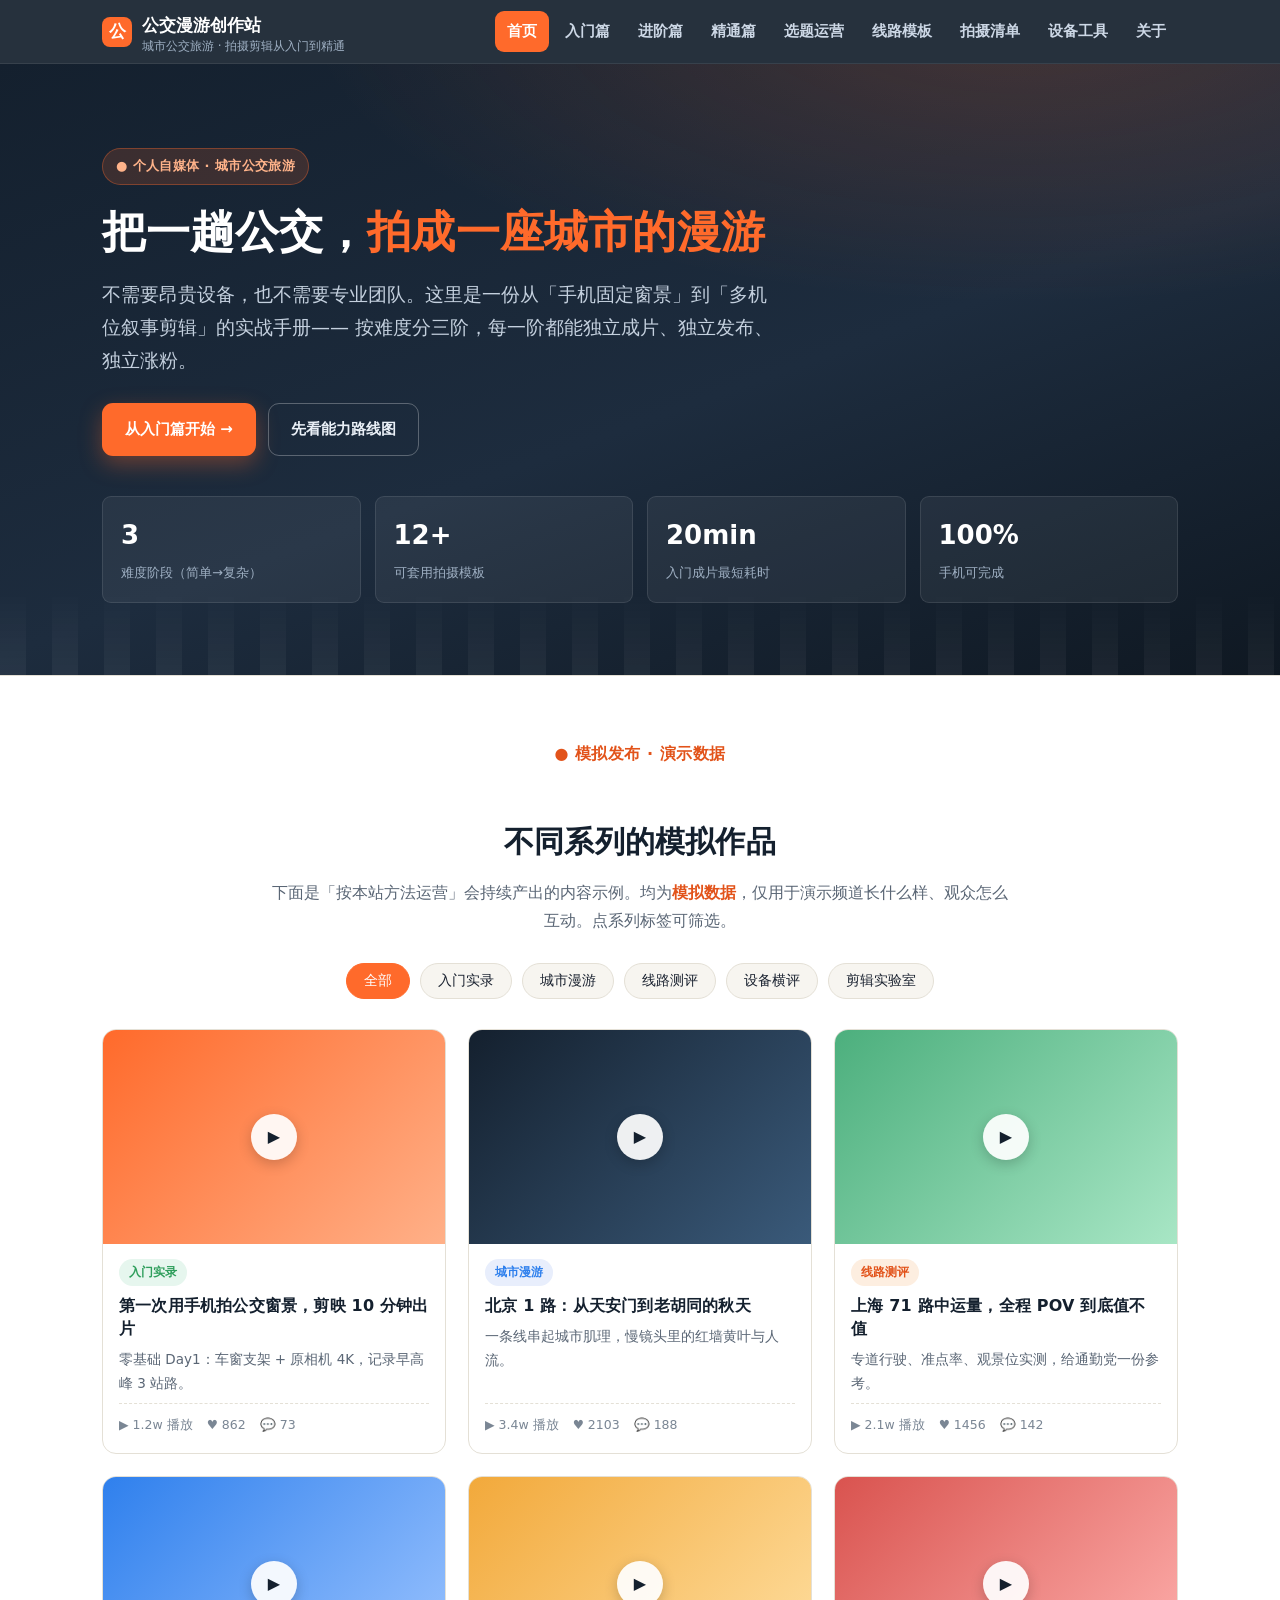
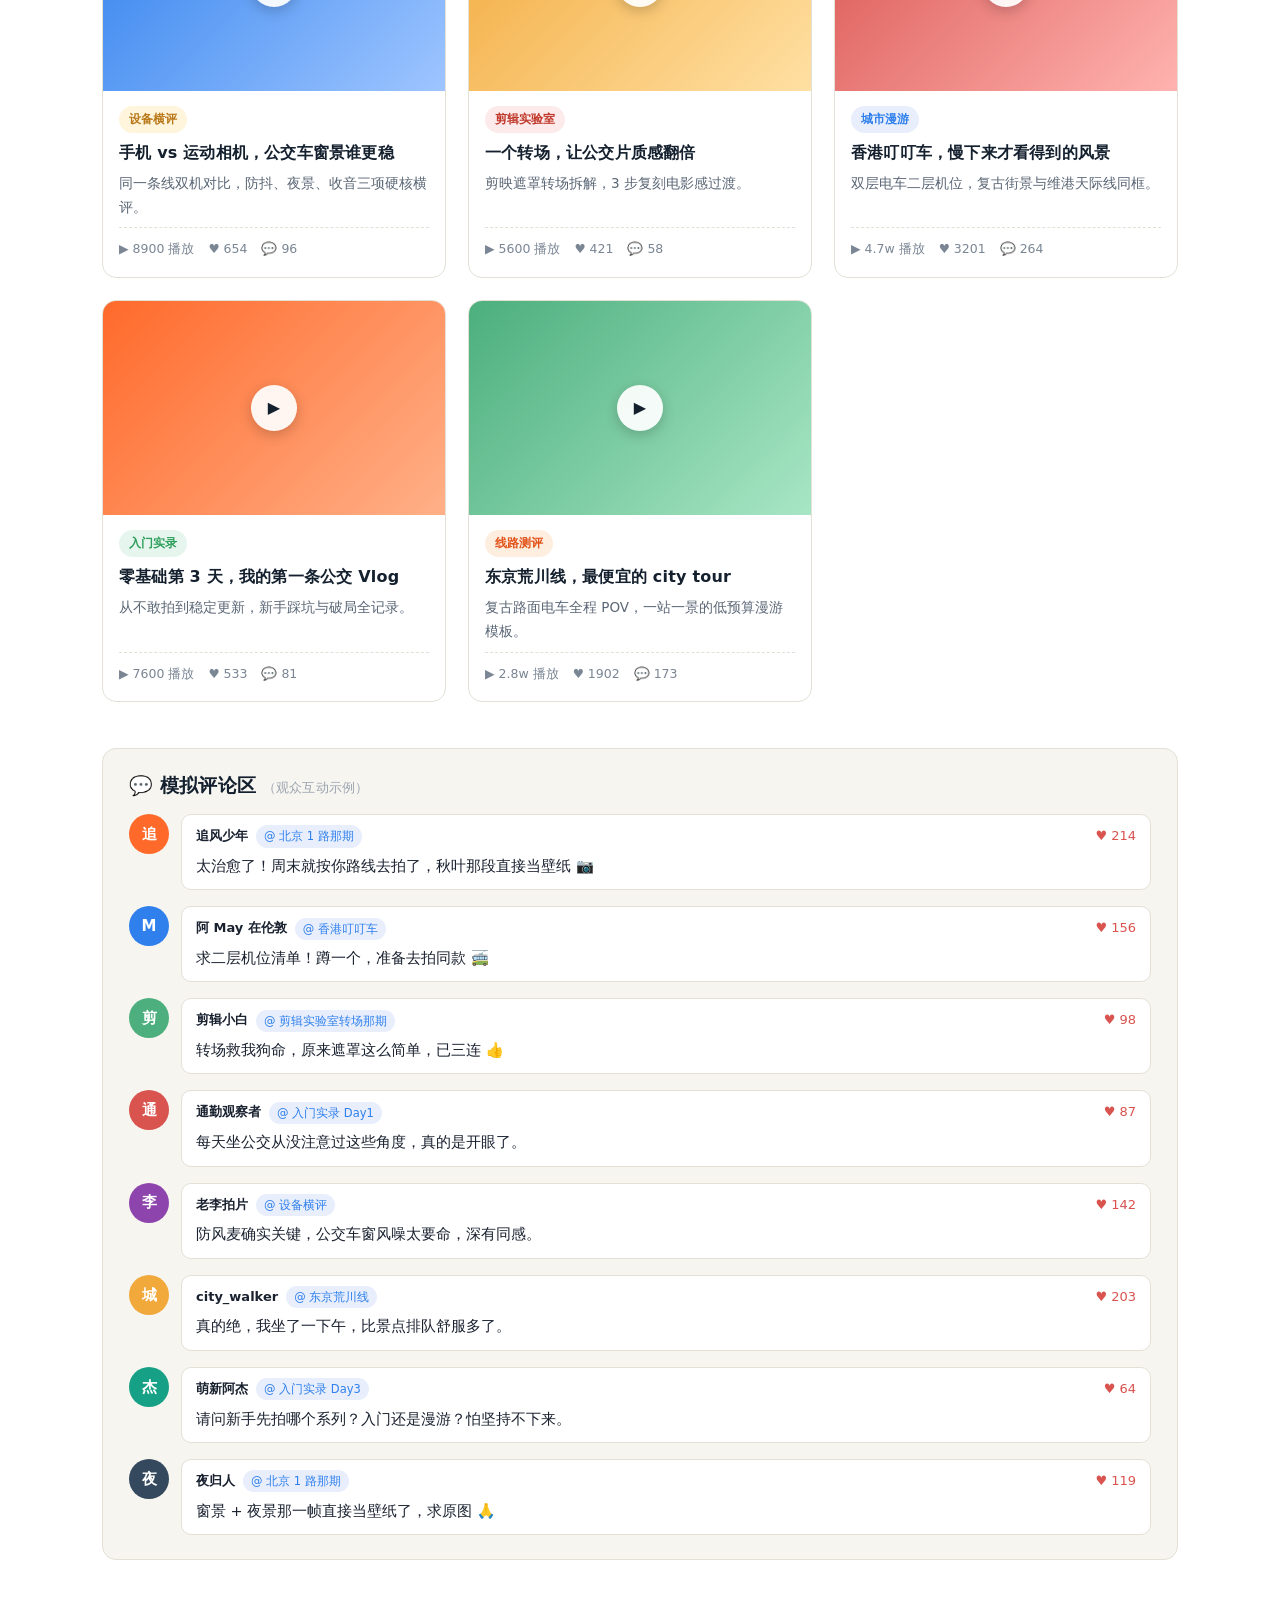
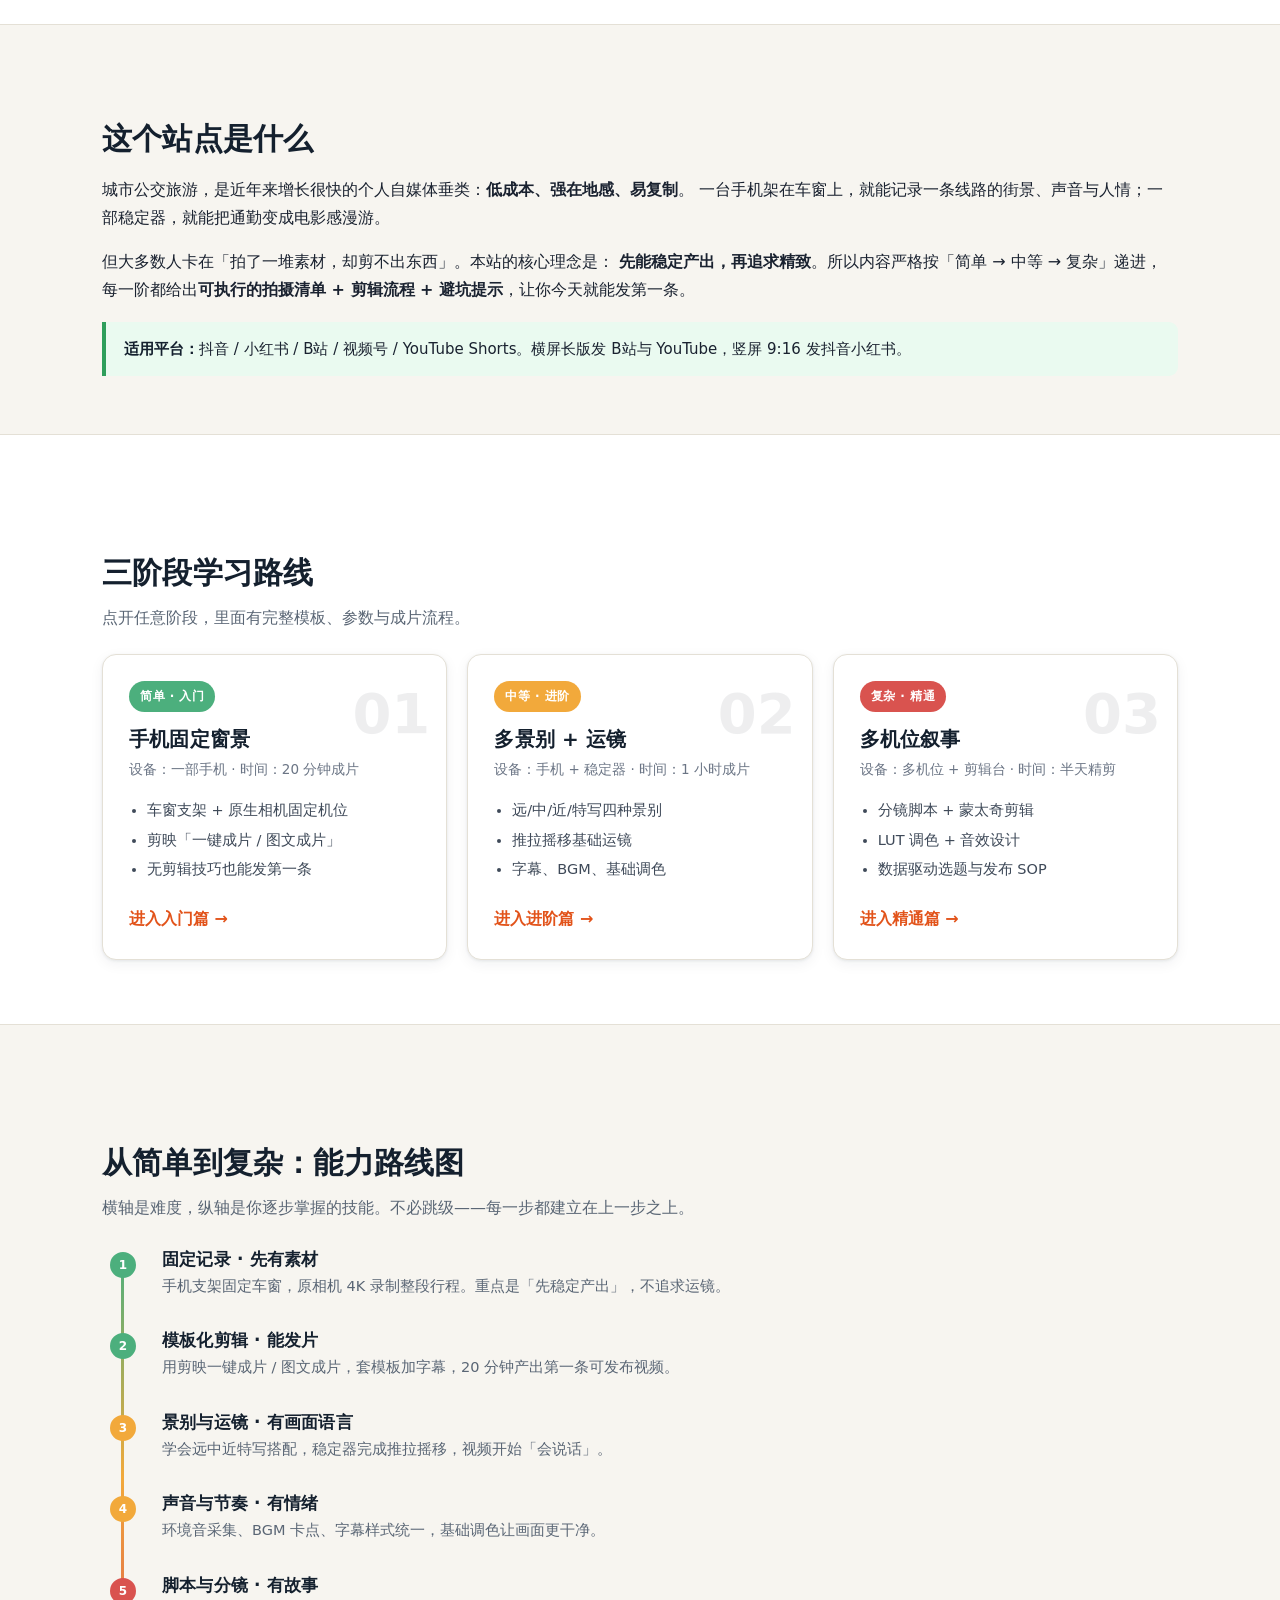
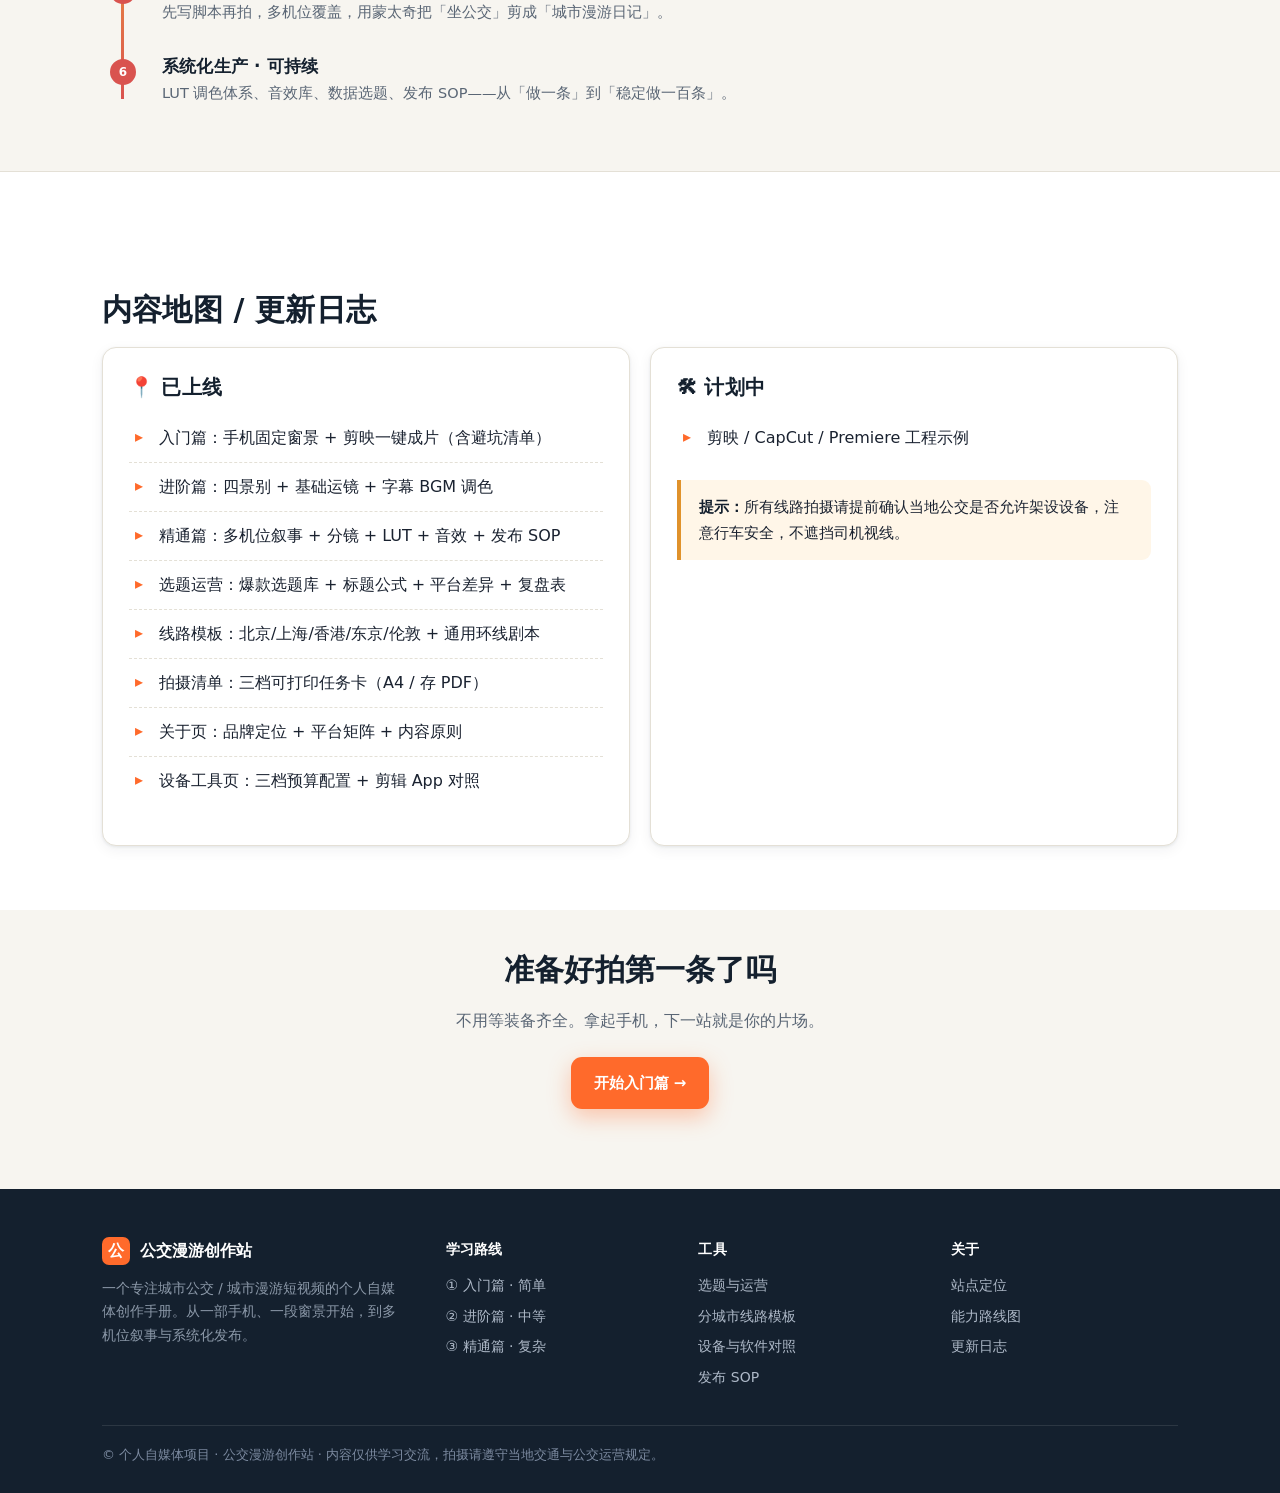
<file: index.html>
<!DOCTYPE html>
<html lang="zh-CN">
<head>
  <meta charset="UTF-8">
  <meta name="viewport" content="width=device-width, initial-scale=1.0">
  <title>公交漫游创作站 · 城市公交旅游自媒体拍摄剪辑手册</title>
  <meta name="description" content="个人自媒体城市公交旅游创作站：从一部手机一段窗景，到多机位叙事与系统化发布。拍摄剪辑从简单到复杂的完整路线。">
  <link rel="stylesheet" href="assets/css/style.css">
</head>
<body data-page="home">

  <!-- Hero -->
  <header class="hero">
    <div class="container">
      <span class="eyebrow">● 个人自媒体 · 城市公交旅游</span>
      <h1>把一趟公交，<span class="hl">拍成一座城市的漫游</span></h1>
      <p class="lead">
        不需要昂贵设备，也不需要专业团队。这里是一份从「手机固定窗景」到「多机位叙事剪辑」的实战手册——
        按难度分三阶，每一阶都能独立成片、独立发布、独立涨粉。
      </p>
      <div class="cta">
        <a class="btn btn--primary" href="pages/beginner.html">从入门篇开始 →</a>
        <a class="btn btn--ghost" href="#roadmap">先看能力路线图</a>
      </div>

      <div class="stats">
        <div class="stat"><b>3</b><span>难度阶段（简单→复杂）</span></div>
        <div class="stat"><b>12+</b><span>可套用拍摄模板</span></div>
        <div class="stat"><b>20min</b><span>入门成片最短耗时</span></div>
        <div class="stat"><b>100%</b><span>手机可完成</span></div>
      </div>
    </div>
  </header>

  <!-- 模拟作品墙：不同系列发布示范 + 模拟评论 -->
  <section class="section showcase" id="showcase">
    <div class="container">
      <div class="showcase-head">
        <span class="eyebrow eyebrow--transit">● 模拟发布 · 演示数据</span>
        <h2>不同系列的模拟作品</h2>
        <p class="showcase-sub">下面是「按本站方法运营」会持续产出的内容示例。均为<b>模拟数据</b>，仅用于演示频道长什么样、观众怎么互动。点系列标签可筛选。</p>
      </div>

      <!-- 系列筛选 -->
      <div class="series-tabs" role="tablist" aria-label="作品系列筛选">
        <button class="series-tab is-active" data-series="all">全部</button>
        <button class="series-tab" data-series="beginner">入门实录</button>
        <button class="series-tab" data-series="roam">城市漫游</button>
        <button class="series-tab" data-series="route">线路测评</button>
        <button class="series-tab" data-series="gear">设备横评</button>
        <button class="series-tab" data-series="edit">剪辑实验室</button>
      </div>

      <!-- 作品网格 -->
      <div class="work-grid">
        <article class="work-card" data-series="beginner">
          <div class="work-thumb thumb-a"><span class="play">▶</span></div>
          <div class="work-body">
            <span class="series-badge sb-beginner">入门实录</span>
            <h3 class="work-title">第一次用手机拍公交窗景，剪映 10 分钟出片</h3>
            <p class="work-cap">零基础 Day1：车窗支架 + 原相机 4K，记录早高峰 3 站路。</p>
            <div class="work-stats"><span>▶ 1.2w 播放</span><span>♥ 862</span><span>💬 73</span></div>
          </div>
        </article>

        <article class="work-card" data-series="roam">
          <div class="work-thumb thumb-b"><span class="play">▶</span></div>
          <div class="work-body">
            <span class="series-badge sb-roam">城市漫游</span>
            <h3 class="work-title">北京 1 路：从天安门到老胡同的秋天</h3>
            <p class="work-cap">一条线串起城市肌理，慢镜头里的红墙黄叶与人流。</p>
            <div class="work-stats"><span>▶ 3.4w 播放</span><span>♥ 2103</span><span>💬 188</span></div>
          </div>
        </article>

        <article class="work-card" data-series="route">
          <div class="work-thumb thumb-c"><span class="play">▶</span></div>
          <div class="work-body">
            <span class="series-badge sb-route">线路测评</span>
            <h3 class="work-title">上海 71 路中运量，全程 POV 到底值不值</h3>
            <p class="work-cap">专道行驶、准点率、观景位实测，给通勤党一份参考。</p>
            <div class="work-stats"><span>▶ 2.1w 播放</span><span>♥ 1456</span><span>💬 142</span></div>
          </div>
        </article>

        <article class="work-card" data-series="gear">
          <div class="work-thumb thumb-d"><span class="play">▶</span></div>
          <div class="work-body">
            <span class="series-badge sb-gear">设备横评</span>
            <h3 class="work-title">手机 vs 运动相机，公交车窗景谁更稳</h3>
            <p class="work-cap">同一条线双机对比，防抖、夜景、收音三项硬核横评。</p>
            <div class="work-stats"><span>▶ 8900 播放</span><span>♥ 654</span><span>💬 96</span></div>
          </div>
        </article>

        <article class="work-card" data-series="edit">
          <div class="work-thumb thumb-e"><span class="play">▶</span></div>
          <div class="work-body">
            <span class="series-badge sb-edit">剪辑实验室</span>
            <h3 class="work-title">一个转场，让公交片质感翻倍</h3>
            <p class="work-cap">剪映遮罩转场拆解，3 步复刻电影感过渡。</p>
            <div class="work-stats"><span>▶ 5600 播放</span><span>♥ 421</span><span>💬 58</span></div>
          </div>
        </article>

        <article class="work-card" data-series="roam">
          <div class="work-thumb thumb-f"><span class="play">▶</span></div>
          <div class="work-body">
            <span class="series-badge sb-roam">城市漫游</span>
            <h3 class="work-title">香港叮叮车，慢下来才看得到的风景</h3>
            <p class="work-cap">双层电车二层机位，复古街景与维港天际线同框。</p>
            <div class="work-stats"><span>▶ 4.7w 播放</span><span>♥ 3201</span><span>💬 264</span></div>
          </div>
        </article>

        <article class="work-card" data-series="beginner">
          <div class="work-thumb thumb-a"><span class="play">▶</span></div>
          <div class="work-body">
            <span class="series-badge sb-beginner">入门实录</span>
            <h3 class="work-title">零基础第 3 天，我的第一条公交 Vlog</h3>
            <p class="work-cap">从不敢拍到稳定更新，新手踩坑与破局全记录。</p>
            <div class="work-stats"><span>▶ 7600 播放</span><span>♥ 533</span><span>💬 81</span></div>
          </div>
        </article>

        <article class="work-card" data-series="route">
          <div class="work-thumb thumb-c"><span class="play">▶</span></div>
          <div class="work-body">
            <span class="series-badge sb-route">线路测评</span>
            <h3 class="work-title">东京荒川线，最便宜的 city tour</h3>
            <p class="work-cap">复古路面电车全程 POV，一站一景的低预算漫游模板。</p>
            <div class="work-stats"><span>▶ 2.8w 播放</span><span>♥ 1902</span><span>💬 173</span></div>
          </div>
        </article>
      </div>

      <!-- 模拟评论区 -->
      <div class="comment-wall">
        <h3 class="cw-title">💬 模拟评论区 <span class="cw-note">（观众互动示例）</span></h3>
        <div class="comment-list">
          <div class="comment">
            <div class="avatar av-1">追</div>
            <div class="comment-body">
              <div class="comment-meta"><b>追风少年</b><span class="on-work">@ 北京 1 路那期</span><span class="c-like">♥ 214</span></div>
              <p>太治愈了！周末就按你路线去拍了，秋叶那段直接当壁纸 📷</p>
            </div>
          </div>
          <div class="comment">
            <div class="avatar av-2">M</div>
            <div class="comment-body">
              <div class="comment-meta"><b>阿 May 在伦敦</b><span class="on-work">@ 香港叮叮车</span><span class="c-like">♥ 156</span></div>
              <p>求二层机位清单！蹲一个，准备去拍同款 🚎</p>
            </div>
          </div>
          <div class="comment">
            <div class="avatar av-3">剪</div>
            <div class="comment-body">
              <div class="comment-meta"><b>剪辑小白</b><span class="on-work">@ 剪辑实验室转场那期</span><span class="c-like">♥ 98</span></div>
              <p>转场救我狗命，原来遮罩这么简单，已三连 👍</p>
            </div>
          </div>
          <div class="comment">
            <div class="avatar av-4">通</div>
            <div class="comment-body">
              <div class="comment-meta"><b>通勤观察者</b><span class="on-work">@ 入门实录 Day1</span><span class="c-like">♥ 87</span></div>
              <p>每天坐公交从没注意过这些角度，真的是开眼了。</p>
            </div>
          </div>
          <div class="comment">
            <div class="avatar av-5">李</div>
            <div class="comment-body">
              <div class="comment-meta"><b>老李拍片</b><span class="on-work">@ 设备横评</span><span class="c-like">♥ 142</span></div>
              <p>防风麦确实关键，公交车窗风噪太要命，深有同感。</p>
            </div>
          </div>
          <div class="comment">
            <div class="avatar av-6">城</div>
            <div class="comment-body">
              <div class="comment-meta"><b>city_walker</b><span class="on-work">@ 东京荒川线</span><span class="c-like">♥ 203</span></div>
              <p>真的绝，我坐了一下午，比景点排队舒服多了。</p>
            </div>
          </div>
          <div class="comment">
            <div class="avatar av-7">杰</div>
            <div class="comment-body">
              <div class="comment-meta"><b>萌新阿杰</b><span class="on-work">@ 入门实录 Day3</span><span class="c-like">♥ 64</span></div>
              <p>请问新手先拍哪个系列？入门还是漫游？怕坚持不下来。</p>
            </div>
          </div>
          <div class="comment">
            <div class="avatar av-8">夜</div>
            <div class="comment-body">
              <div class="comment-meta"><b>夜归人</b><span class="on-work">@ 北京 1 路那期</span><span class="c-like">♥ 119</span></div>
              <p>窗景 + 夜景那一帧直接当壁纸了，求原图 🙏</p>
            </div>
          </div>
        </div>
      </div>
    </div>
  </section>

  <main>
    <!-- 关于 -->
    <section class="section section--tight" id="about">
      <div class="container">
        <h2>这个站点是什么</h2>
        <p>
          城市公交旅游，是近年来增长很快的个人自媒体垂类：<b>低成本、强在地感、易复制</b>。
          一台手机架在车窗上，就能记录一条线路的街景、声音与人情；一部稳定器，就能把通勤变成电影感漫游。
        </p>
        <p>
          但大多数人卡在「拍了一堆素材，却剪不出东西」。本站的核心理念是：
          <b>先能稳定产出，再追求精致</b>。所以内容严格按「简单 → 中等 → 复杂」递进，
          每一阶都给出<b>可执行的拍摄清单 + 剪辑流程 + 避坑提示</b>，让你今天就能发第一条。
        </p>
        <div class="callout callout--ok">
          <b>适用平台：</b>抖音 / 小红书 / B站 / 视频号 / YouTube Shorts。横屏长版发 B站与 YouTube，竖屏 9:16 发抖音小红书。
        </div>
      </div>
    </section>

    <!-- 三阶段概览 -->
    <section class="section" style="background:#fff;border-top:1px solid var(--c-line);border-bottom:1px solid var(--c-line);">
      <div class="container">
        <h2>三阶段学习路线</h2>
        <p style="color:#5a6675;margin-top:-.4em;">点开任意阶段，里面有完整模板、参数与成片流程。</p>
        <div class="grid grid-3" style="margin-top:22px;">
          <a class="level-card" href="pages/beginner.html" style="text-decoration:none;color:inherit;">
            <span class="lv-num">01</span>
            <span class="tag tag--lv1">简单 · 入门</span>
            <h3>手机固定窗景</h3>
            <div class="meta">设备：一部手机 · 时间：20 分钟成片</div>
            <ul>
              <li>车窗支架 + 原生相机固定机位</li>
              <li>剪映「一键成片 / 图文成片」</li>
              <li>无剪辑技巧也能发第一条</li>
            </ul>
            <span class="go">进入入门篇 →</span>
          </a>

          <a class="level-card" href="pages/intermediate.html" style="text-decoration:none;color:inherit;">
            <span class="lv-num">02</span>
            <span class="tag tag--lv2">中等 · 进阶</span>
            <h3>多景别 + 运镜</h3>
            <div class="meta">设备：手机 + 稳定器 · 时间：1 小时成片</div>
            <ul>
              <li>远/中/近/特写四种景别</li>
              <li>推拉摇移基础运镜</li>
              <li>字幕、BGM、基础调色</li>
            </ul>
            <span class="go">进入进阶篇 →</span>
          </a>

          <a class="level-card" href="pages/advanced.html" style="text-decoration:none;color:inherit;">
            <span class="lv-num">03</span>
            <span class="tag tag--lv3">复杂 · 精通</span>
            <h3>多机位叙事</h3>
            <div class="meta">设备：多机位 + 剪辑台 · 时间：半天精剪</div>
            <ul>
              <li>分镜脚本 + 蒙太奇剪辑</li>
              <li>LUT 调色 + 音效设计</li>
              <li>数据驱动选题与发布 SOP</li>
            </ul>
            <span class="go">进入精通篇 →</span>
          </a>
        </div>
      </div>
    </section>

    <!-- 路线图 -->
    <section class="section" id="roadmap">
      <div class="container">
        <h2>从简单到复杂：能力路线图</h2>
        <p style="color:#5a6675;margin-top:-.4em;">横轴是难度，纵轴是你逐步掌握的技能。不必跳级——每一步都建立在上一步之上。</p>
        <div class="roadmap" style="margin-top:26px;max-width:760px;">
          <div class="rm-step lv1">
            <div class="dot">1</div>
            <h4>固定记录 · 先有素材</h4>
            <p>手机支架固定车窗，原相机 4K 录制整段行程。重点是「先稳定产出」，不追求运镜。</p>
          </div>
          <div class="rm-step lv1">
            <div class="dot">2</div>
            <h4>模板化剪辑 · 能发片</h4>
            <p>用剪映一键成片 / 图文成片，套模板加字幕，20 分钟产出第一条可发布视频。</p>
          </div>
          <div class="rm-step lv2">
            <div class="dot">3</div>
            <h4>景别与运镜 · 有画面语言</h4>
            <p>学会远中近特写搭配，稳定器完成推拉摇移，视频开始「会说话」。</p>
          </div>
          <div class="rm-step lv2">
            <div class="dot">4</div>
            <h4>声音与节奏 · 有情绪</h4>
            <p>环境音采集、BGM 卡点、字幕样式统一，基础调色让画面更干净。</p>
          </div>
          <div class="rm-step lv3">
            <div class="dot">5</div>
            <h4>脚本与分镜 · 有故事</h4>
            <p>先写脚本再拍，多机位覆盖，用蒙太奇把「坐公交」剪成「城市漫游日记」。</p>
          </div>
          <div class="rm-step lv3">
            <div class="dot">6</div>
            <h4>系统化生产 · 可持续</h4>
            <p>LUT 调色体系、音效库、数据选题、发布 SOP——从「做一条」到「稳定做一百条」。</p>
          </div>
        </div>
      </div>
    </section>

    <!-- 内容更新 -->
    <section class="section" id="update" style="background:#fff;border-top:1px solid var(--c-line);">
      <div class="container">
        <h2>内容地图 / 更新日志</h2>
        <div class="grid grid-2">
          <div class="card">
            <h3 style="margin-top:0;">📍 已上线</h3>
            <ul class="tips">
              <li>入门篇：手机固定窗景 + 剪映一键成片（含避坑清单）</li>
              <li>进阶篇：四景别 + 基础运镜 + 字幕 BGM 调色</li>
              <li>精通篇：多机位叙事 + 分镜 + LUT + 音效 + 发布 SOP</li>
              <li>选题运营：爆款选题库 + 标题公式 + 平台差异 + 复盘表</li>
              <li>线路模板：北京/上海/香港/东京/伦敦 + 通用环线剧本</li>
              <li>拍摄清单：三档可打印任务卡（A4 / 存 PDF）</li>
              <li>关于页：品牌定位 + 平台矩阵 + 内容原则</li>
              <li>设备工具页：三档预算配置 + 剪辑 App 对照</li>
            </ul>
          </div>
          <div class="card">
            <h3 style="margin-top:0;">🛠 计划中</h3>
            <ul class="tips">
              <li>剪映 / CapCut / Premiere 工程示例</li>
            </ul>
            <div class="callout callout--warn" style="margin-bottom:0;">
              <b>提示：</b>所有线路拍摄请提前确认当地公交是否允许架设设备，注意行车安全，不遮挡司机视线。
            </div>
          </div>
        </div>
      </div>
    </section>

    <!-- CTA -->
    <section class="section section--tight" style="text-align:center;">
      <div class="container">
        <h2 style="margin-top:0;">准备好拍第一条了吗</h2>
        <p style="color:#5a6675;max-width:560px;margin:0 auto 22px;">不用等装备齐全。拿起手机，下一站就是你的片场。</p>
        <a class="btn btn--primary" href="pages/beginner.html">开始入门篇 →</a>
      </div>
    </section>
  </main>

  <script src="assets/js/site.js"></script>
</body>
</html>
</file>
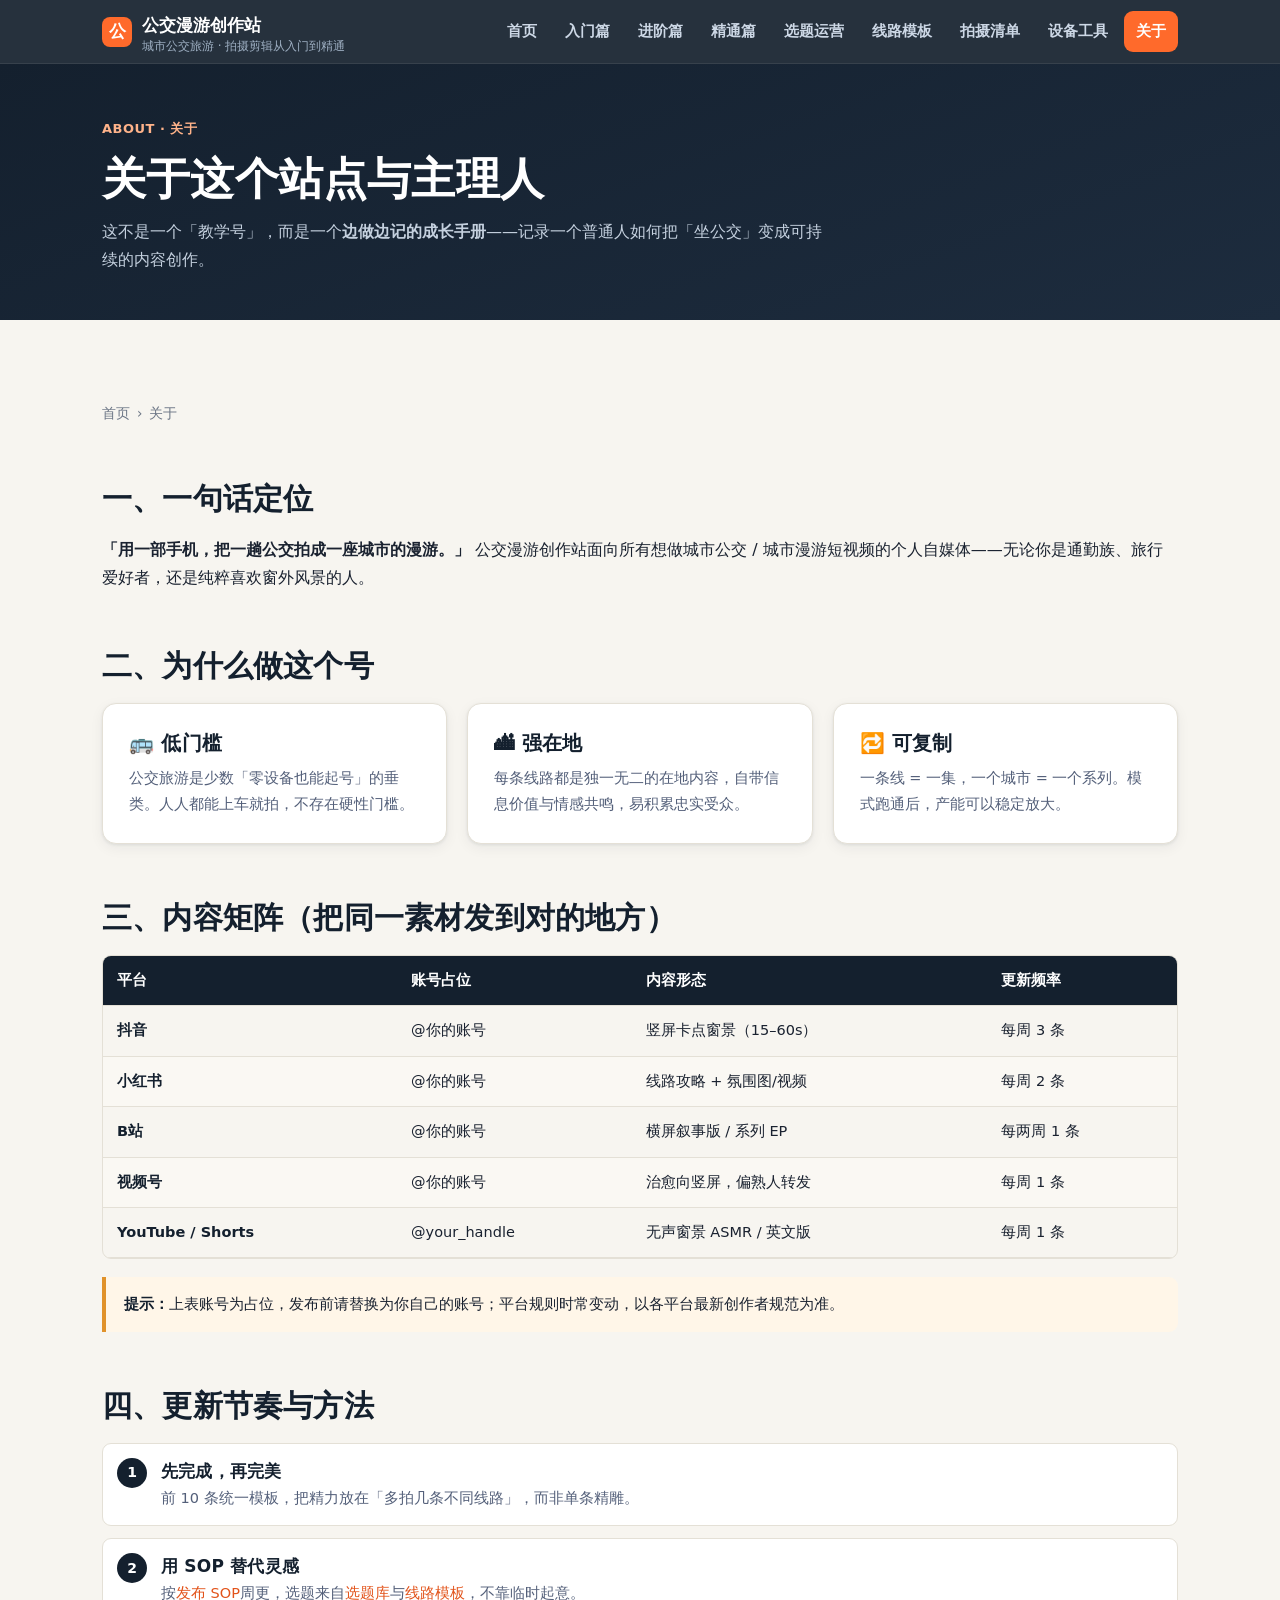
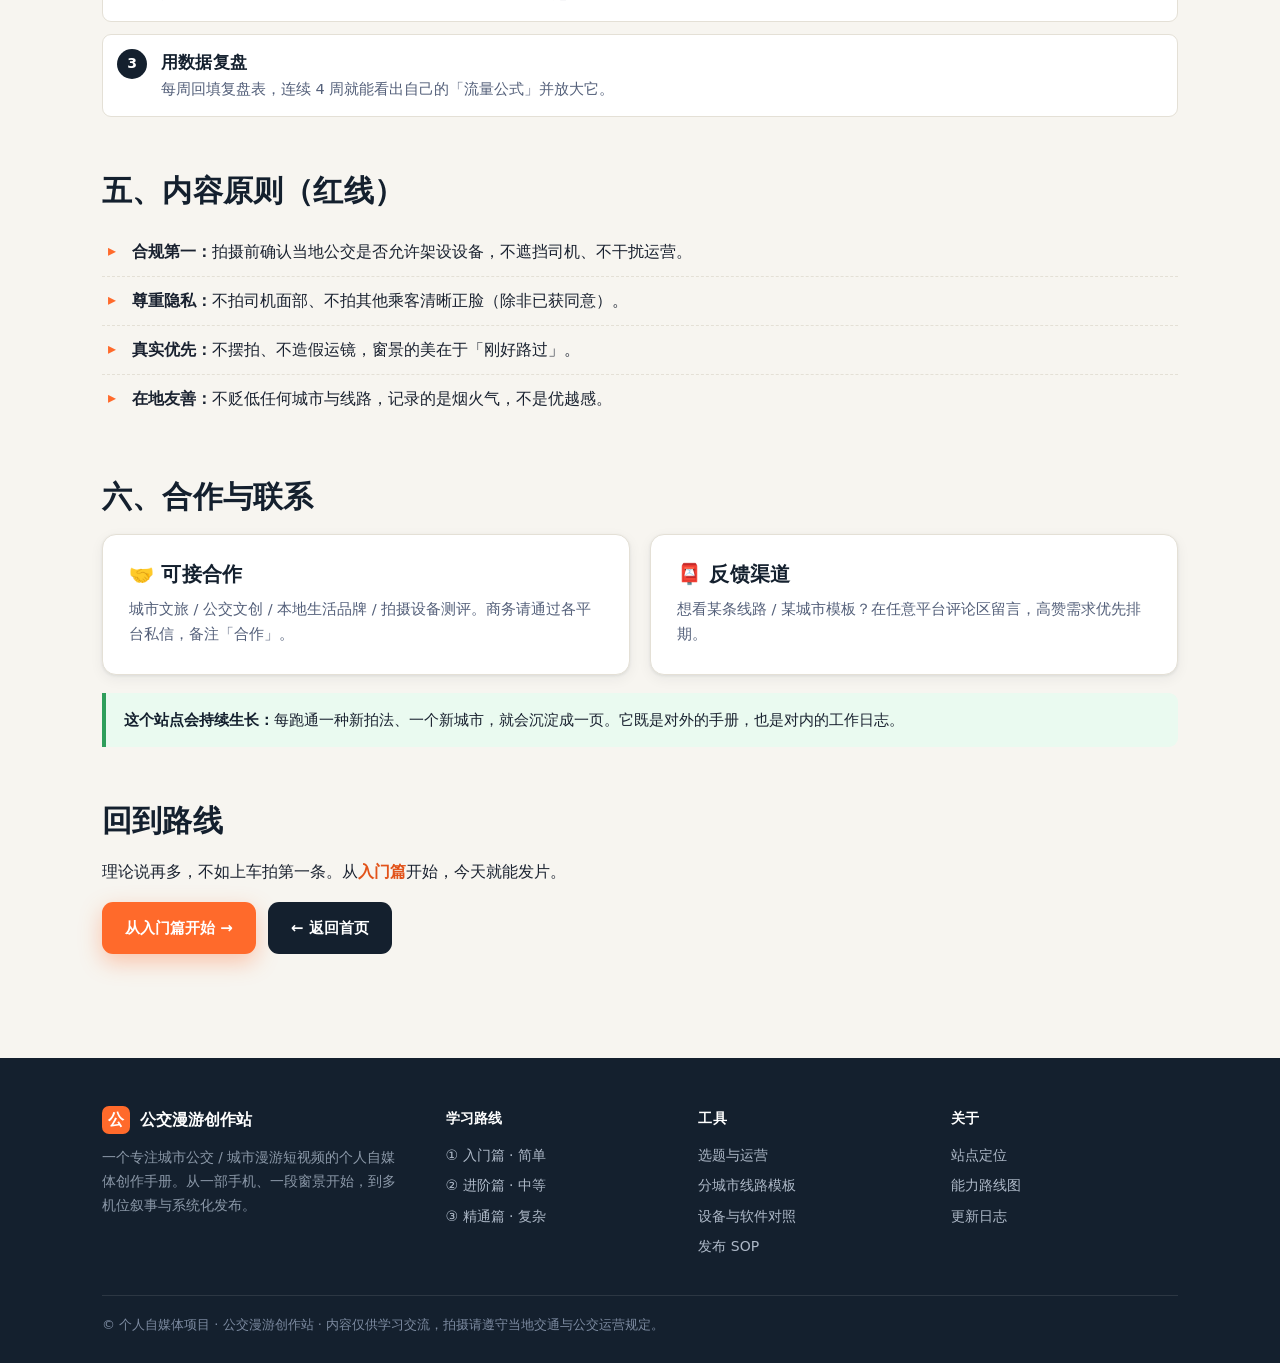
<file: pages/about.html>
<!DOCTYPE html>
<html lang="zh-CN">
<head>
  <meta charset="UTF-8">
  <meta name="viewport" content="width=device-width, initial-scale=1.0">
  <title>关于 · 公交漫游创作站主理人 | 公交漫游创作站</title>
  <meta name="description" content="公交漫游创作站：一个专注城市公交旅游个人自媒体的成长手册。品牌定位、内容矩阵、更新节奏与内容原则。">
  <link rel="stylesheet" href="../assets/css/style.css">
</head>
<body data-page="about">

  <header class="page-head">
    <div class="container">
      <div class="eyebrow">About · 关于</div>
      <h1>关于这个站点与主理人</h1>
      <p>这不是一个「教学号」，而是一个<b>边做边记的成长手册</b>——记录一个普通人如何把「坐公交」变成可持续的内容创作。</p>
    </div>
  </header>

  <main class="section">
    <div class="container">

      <div class="crumb"><a href="../index.html">首页</a><span>›</span>关于</div>

      <h2>一、一句话定位</h2>
      <p>
        <b>「用一部手机，把一趟公交拍成一座城市的漫游。」</b>
        公交漫游创作站面向所有想做城市公交 / 城市漫游短视频的个人自媒体——无论你是通勤族、旅行爱好者，还是纯粹喜欢窗外风景的人。
      </p>

      <h2>二、为什么做这个号</h2>
      <div class="grid grid-3">
        <div class="card">
          <h3 style="margin-top:0;">🚌 低门槛</h3>
          <p style="margin:0;color:#54607a;font-size:14.5px;">公交旅游是少数「零设备也能起号」的垂类。人人都能上车就拍，不存在硬性门槛。</p>
        </div>
        <div class="card">
          <h3 style="margin-top:0;">🏙 强在地</h3>
          <p style="margin:0;color:#54607a;font-size:14.5px;">每条线路都是独一无二的在地内容，自带信息价值与情感共鸣，易积累忠实受众。</p>
        </div>
        <div class="card">
          <h3 style="margin-top:0;">🔁 可复制</h3>
          <p style="margin:0;color:#54607a;font-size:14.5px;">一条线 = 一集，一个城市 = 一个系列。模式跑通后，产能可以稳定放大。</p>
        </div>
      </div>

      <h2>三、内容矩阵（把同一素材发到对的地方）</h2>
      <div class="table-wrap">
        <table>
          <thead><tr><th>平台</th><th>账号占位</th><th>内容形态</th><th>更新频率</th></tr></thead>
          <tbody>
            <tr><td><b>抖音</b></td><td>@你的账号</td><td>竖屏卡点窗景（15–60s）</td><td>每周 3 条</td></tr>
            <tr><td><b>小红书</b></td><td>@你的账号</td><td>线路攻略 + 氛围图/视频</td><td>每周 2 条</td></tr>
            <tr><td><b>B站</b></td><td>@你的账号</td><td>横屏叙事版 / 系列 EP</td><td>每两周 1 条</td></tr>
            <tr><td><b>视频号</b></td><td>@你的账号</td><td>治愈向竖屏，偏熟人转发</td><td>每周 1 条</td></tr>
            <tr><td><b>YouTube / Shorts</b></td><td>@your_handle</td><td>无声窗景 ASMR / 英文版</td><td>每周 1 条</td></tr>
          </tbody>
        </table>
      </div>
      <div class="callout callout--warn">
        <b>提示：</b>上表账号为占位，发布前请替换为你自己的账号；平台规则时常变动，以各平台最新创作者规范为准。
      </div>

      <h2>四、更新节奏与方法</h2>
      <ol class="steps">
        <li><h4>先完成，再完美</h4><p>前 10 条统一模板，把精力放在「多拍几条不同线路」，而非单条精雕。</p></li>
        <li><h4>用 SOP 替代灵感</h4><p>按<a href="advanced.html#sop">发布 SOP</a>周更，选题来自<a href="ideas.html">选题库</a>与<a href="routes.html">线路模板</a>，不靠临时起意。</p></li>
        <li><h4>用数据复盘</h4><p>每周回填复盘表，连续 4 周就能看出自己的「流量公式」并放大它。</p></li>
      </ol>

      <h2>五、内容原则（红线）</h2>
      <ul class="tips">
        <li><b>合规第一：</b>拍摄前确认当地公交是否允许架设设备，不遮挡司机、不干扰运营。</li>
        <li><b>尊重隐私：</b>不拍司机面部、不拍其他乘客清晰正脸（除非已获同意）。</li>
        <li><b>真实优先：</b>不摆拍、不造假运镜，窗景的美在于「刚好路过」。</li>
        <li><b>在地友善：</b>不贬低任何城市与线路，记录的是烟火气，不是优越感。</li>
      </ul>

      <h2>六、合作与联系</h2>
      <div class="grid grid-2">
        <div class="card">
          <h3 style="margin-top:0;">🤝 可接合作</h3>
          <p style="margin:0;color:#54607a;font-size:14.5px;">城市文旅 / 公交文创 / 本地生活品牌 / 拍摄设备测评。商务请通过各平台私信，备注「合作」。</p>
        </div>
        <div class="card">
          <h3 style="margin-top:0;">📮 反馈渠道</h3>
          <p style="margin:0;color:#54607a;font-size:14.5px;">想看某条线路 / 某城市模板？在任意平台评论区留言，高赞需求优先排期。</p>
        </div>
      </div>

      <div class="callout callout--ok">
        <b>这个站点会持续生长：</b>每跑通一种新拍法、一个新城市，就会沉淀成一页。它既是对外的手册，也是对内的工作日志。
      </div>

      <h2>回到路线</h2>
      <p>理论说再多，不如上车拍第一条。从<a href="beginner.html"><b>入门篇</b></a>开始，今天就能发片。</p>
      <div class="cta" style="display:flex;gap:12px;flex-wrap:wrap;margin-top:14px;">
        <a class="btn btn--primary" href="beginner.html">从入门篇开始 →</a>
        <a class="btn btn--ink" href="../index.html">← 返回首页</a>
      </div>
    </div>
  </main>

  <script src="../assets/js/site.js"></script>
</body>
</html>
</file>
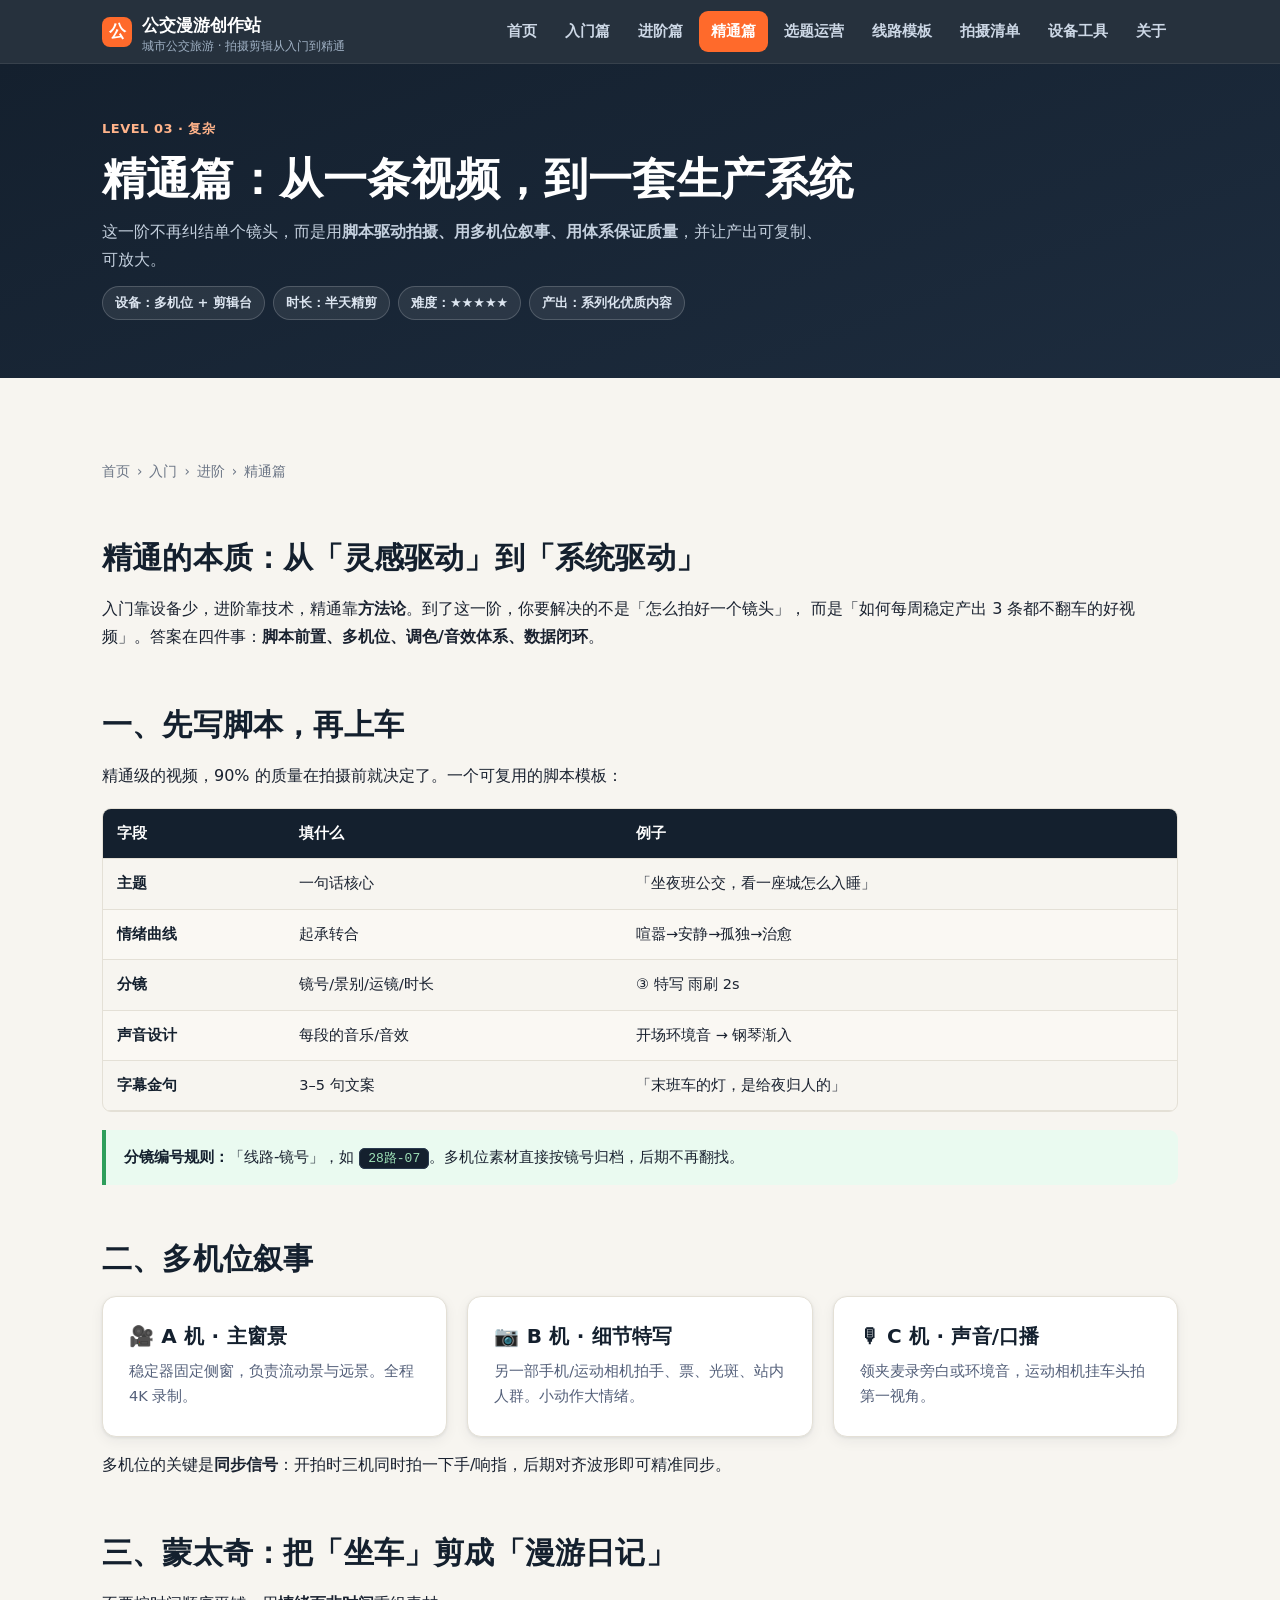
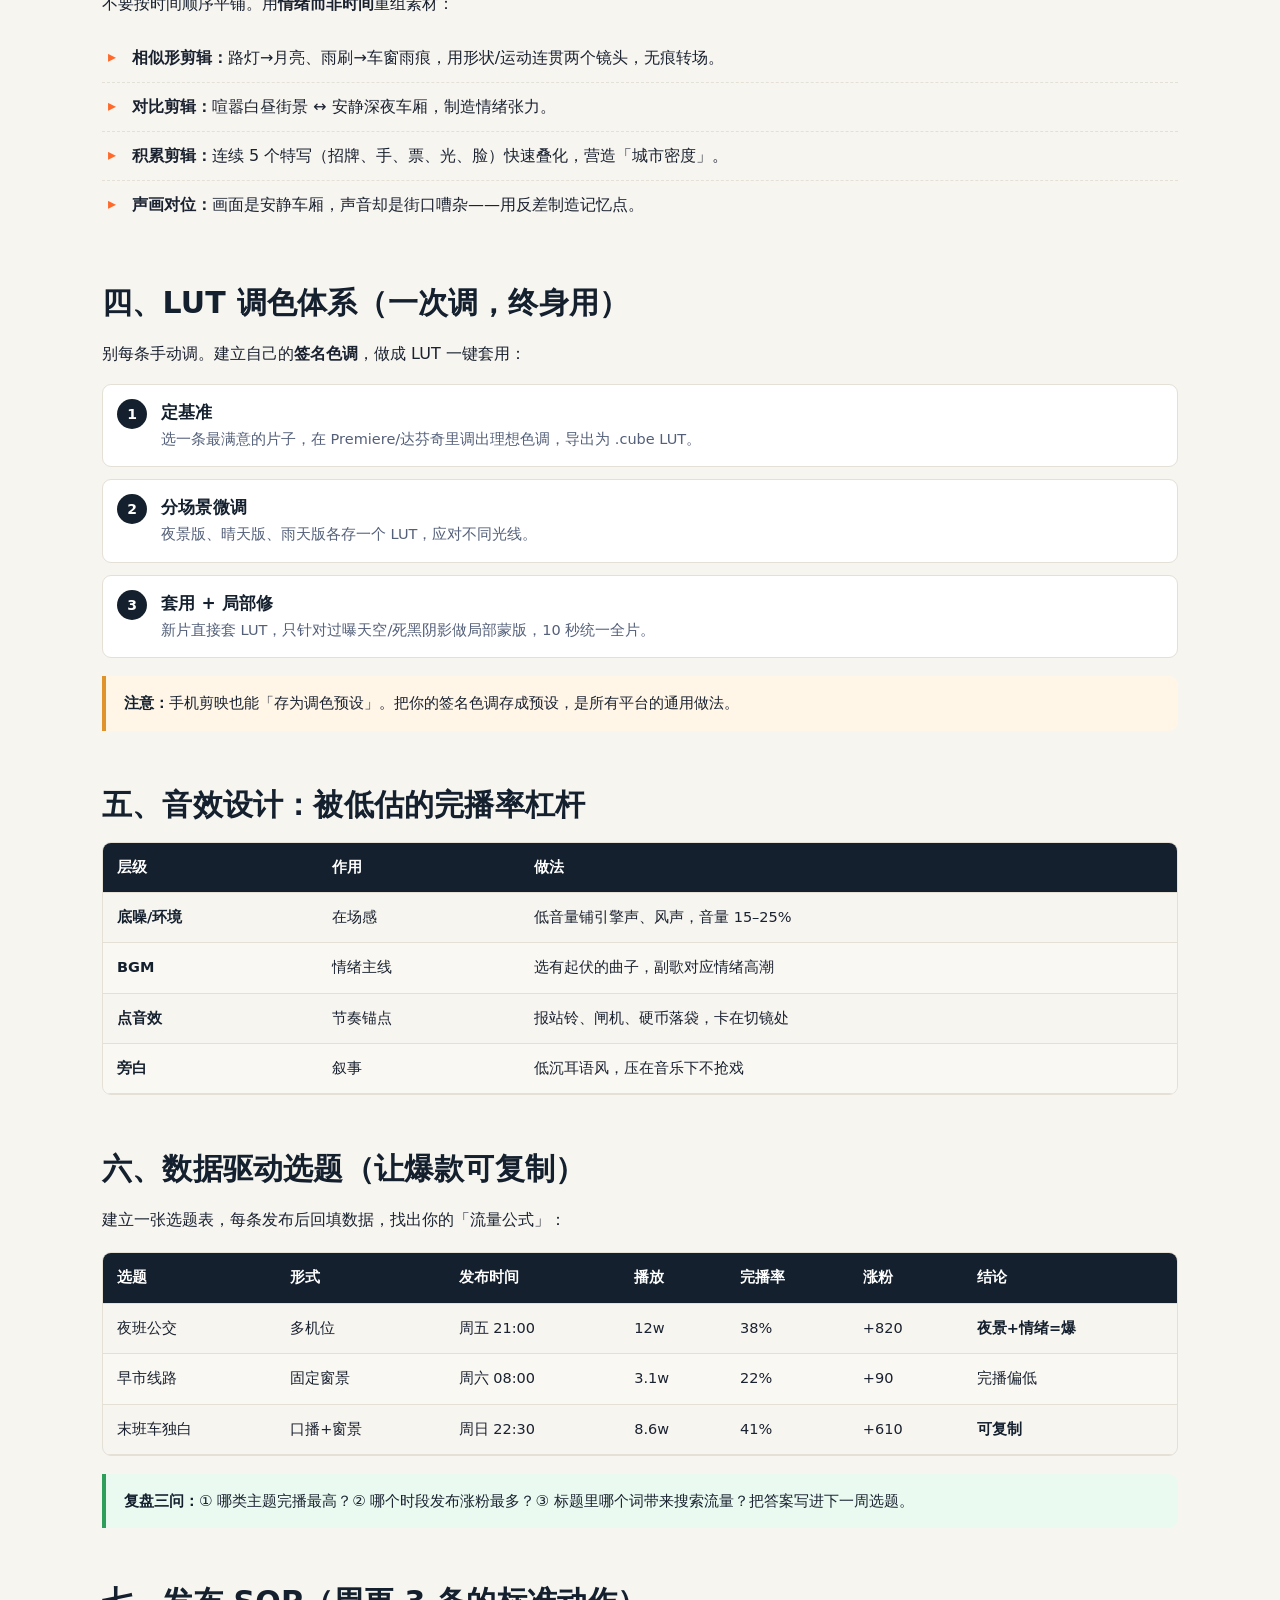
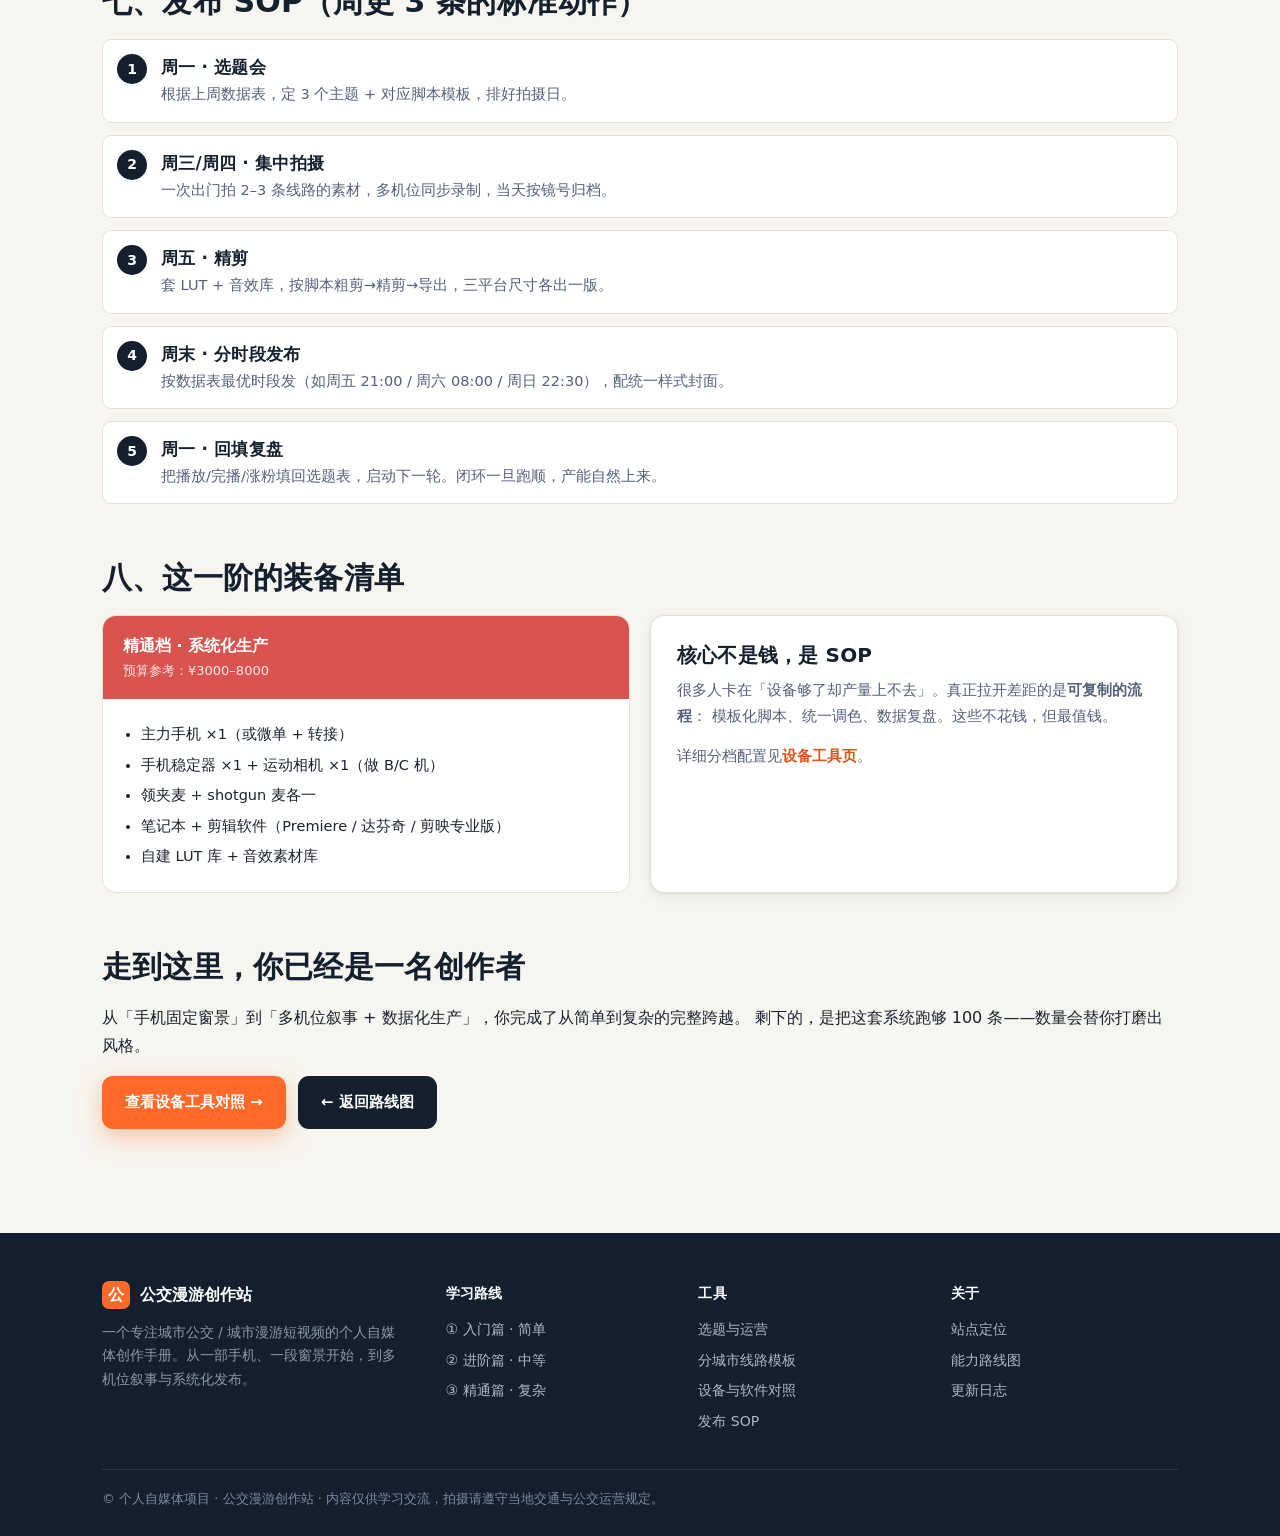
<file: pages/advanced.html>
<!DOCTYPE html>
<html lang="zh-CN">
<head>
  <meta charset="UTF-8">
  <meta name="viewport" content="width=device-width, initial-scale=1.0">
  <title>精通篇 · 多机位叙事与系统化生产 | 公交漫游创作站</title>
  <meta name="description" content="城市公交旅游短视频精通：分镜脚本、多机位叙事、蒙太奇剪辑、LUT调色体系、音效设计、数据驱动选题与发布SOP。">
  <link rel="stylesheet" href="../assets/css/style.css">
</head>
<body data-page="advanced">

  <header class="page-head">
    <div class="container">
      <div class="eyebrow">Level 03 · 复杂</div>
      <h1>精通篇：从一条视频，到一套生产系统</h1>
      <p>这一阶不再纠结单个镜头，而是用<b>脚本驱动拍摄、用多机位叙事、用体系保证质量</b>，并让产出可复制、可放大。</p>
      <div class="chips">
        <span class="chip chip--lv3">设备：多机位 + 剪辑台</span>
        <span class="chip chip--lv3">时长：半天精剪</span>
        <span class="chip chip--lv3">难度：★★★★★</span>
        <span class="chip chip--lv3">产出：系列化优质内容</span>
      </div>
    </div>
  </header>

  <main class="section">
    <div class="container">

      <div class="crumb"><a href="../index.html">首页</a><span>›</span><a href="beginner.html">入门</a><span>›</span><a href="intermediate.html">进阶</a><span>›</span>精通篇</div>

      <h2>精通的本质：从「灵感驱动」到「系统驱动」</h2>
      <p>
        入门靠设备少，进阶靠技术，精通靠<b>方法论</b>。到了这一阶，你要解决的不是「怎么拍好一个镜头」，
        而是「如何每周稳定产出 3 条都不翻车的好视频」。答案在四件事：<b>脚本前置、多机位、调色/音效体系、数据闭环</b>。
      </p>

      <!-- 脚本 -->
      <h2>一、先写脚本，再上车</h2>
      <p>精通级的视频，90% 的质量在拍摄前就决定了。一个可复用的脚本模板：</p>
      <div class="table-wrap">
        <table>
          <thead><tr><th>字段</th><th>填什么</th><th>例子</th></tr></thead>
          <tbody>
            <tr><td><b>主题</b></td><td>一句话核心</td><td>「坐夜班公交，看一座城怎么入睡」</td></tr>
            <tr><td><b>情绪曲线</b></td><td>起承转合</td><td>喧嚣→安静→孤独→治愈</td></tr>
            <tr><td><b>分镜</b></td><td>镜号/景别/运镜/时长</td><td>③ 特写 雨刷 2s</td></tr>
            <tr><td><b>声音设计</b></td><td>每段的音乐/音效</td><td>开场环境音 → 钢琴渐入</td></tr>
            <tr><td><b>字幕金句</b></td><td>3–5 句文案</td><td>「末班车的灯，是给夜归人的」</td></tr>
          </tbody>
        </table>
      </div>
      <div class="callout callout--ok">
        <b>分镜编号规则：</b>「线路-镜号」，如 <span class="kbd">28路-07</span>。多机位素材直接按镜号归档，后期不再翻找。
      </div>

      <!-- 多机位 -->
      <h2>二、多机位叙事</h2>
      <div class="grid grid-3">
        <div class="card">
          <h3 style="margin-top:0;">🎥 A 机 · 主窗景</h3>
          <p style="margin:0;color:#54607a;font-size:14.5px;">稳定器固定侧窗，负责流动景与远景。全程 4K 录制。</p>
        </div>
        <div class="card">
          <h3 style="margin-top:0;">📷 B 机 · 细节特写</h3>
          <p style="margin:0;color:#54607a;font-size:14.5px;">另一部手机/运动相机拍手、票、光斑、站内人群。小动作大情绪。</p>
        </div>
        <div class="card">
          <h3 style="margin-top:0;">🎙 C 机 · 声音/口播</h3>
          <p style="margin:0;color:#54607a;font-size:14.5px;">领夹麦录旁白或环境音，运动相机挂车头拍第一视角。</p>
        </div>
      </div>
      <p style="margin-top:14px;">多机位的关键是<b>同步信号</b>：开拍时三机同时拍一下手/响指，后期对齐波形即可精准同步。</p>

      <!-- 蒙太奇 -->
      <h2>三、蒙太奇：把「坐车」剪成「漫游日记」</h2>
      <p>不要按时间顺序平铺。用<b>情绪而非时间</b>重组素材：</p>
      <ul class="tips">
        <li><b>相似形剪辑：</b>路灯→月亮、雨刷→车窗雨痕，用形状/运动连贯两个镜头，无痕转场。</li>
        <li><b>对比剪辑：</b>喧嚣白昼街景 ↔ 安静深夜车厢，制造情绪张力。</li>
        <li><b>积累剪辑：</b>连续 5 个特写（招牌、手、票、光、脸）快速叠化，营造「城市密度」。</li>
        <li><b>声画对位：</b>画面是安静车厢，声音却是街口嘈杂——用反差制造记忆点。</li>
      </ul>

      <!-- 调色体系 -->
      <h2>四、LUT 调色体系（一次调，终身用）</h2>
      <p>别每条手动调。建立自己的<b>签名色调</b>，做成 LUT 一键套用：</p>
      <ol class="steps">
        <li><h4>定基准</h4><p>选一条最满意的片子，在 Premiere/达芬奇里调出理想色调，导出为 .cube LUT。</p></li>
        <li><h4>分场景微调</h4><p>夜景版、晴天版、雨天版各存一个 LUT，应对不同光线。</p></li>
        <li><h4>套用 + 局部修</h4><p>新片直接套 LUT，只针对过曝天空/死黑阴影做局部蒙版，10 秒统一全片。</p></li>
      </ol>
      <div class="callout callout--warn">
        <b>注意：</b>手机剪映也能「存为调色预设」。把你的签名色调存成预设，是所有平台的通用做法。
      </div>

      <!-- 音效设计 -->
      <h2>五、音效设计：被低估的完播率杠杆</h2>
      <div class="table-wrap">
        <table>
          <thead><tr><th>层级</th><th>作用</th><th>做法</th></tr></thead>
          <tbody>
            <tr><td><b>底噪/环境</b></td><td>在场感</td><td>低音量铺引擎声、风声，音量 15–25%</td></tr>
            <tr><td><b>BGM</b></td><td>情绪主线</td><td>选有起伏的曲子，副歌对应情绪高潮</td></tr>
            <tr><td><b>点音效</b></td><td>节奏锚点</td><td>报站铃、闸机、硬币落袋，卡在切镜处</td></tr>
            <tr><td><b>旁白</b></td><td>叙事</td><td>低沉耳语风，压在音乐下不抢戏</td></tr>
          </tbody>
        </table>
      </div>

      <!-- 数据选题 -->
      <h2>六、数据驱动选题（让爆款可复制）</h2>
      <p>建立一张选题表，每条发布后回填数据，找出你的「流量公式」：</p>
      <div class="table-wrap">
        <table>
          <thead><tr><th>选题</th><th>形式</th><th>发布时间</th><th>播放</th><th>完播率</th><th>涨粉</th><th>结论</th></tr></thead>
          <tbody>
            <tr><td>夜班公交</td><td>多机位</td><td>周五 21:00</td><td>12w</td><td>38%</td><td>+820</td><td><b>夜景+情绪=爆</b></td></tr>
            <tr><td>早市线路</td><td>固定窗景</td><td>周六 08:00</td><td>3.1w</td><td>22%</td><td>+90</td><td>完播偏低</td></tr>
            <tr><td>末班车独白</td><td>口播+窗景</td><td>周日 22:30</td><td>8.6w</td><td>41%</td><td>+610</td><td><b>可复制</b></td></tr>
          </tbody>
        </table>
      </div>
      <div class="callout callout--ok">
        <b>复盘三问：</b>① 哪类主题完播最高？② 哪个时段发布涨粉最多？③ 标题里哪个词带来搜索流量？把答案写进下一周选题。
      </div>

      <!-- 发布 SOP -->
      <h2 id="sop">七、发布 SOP（周更 3 条的标准动作）</h2>
      <ol class="steps">
        <li><h4>周一 · 选题会</h4><p>根据上周数据表，定 3 个主题 + 对应脚本模板，排好拍摄日。</p></li>
        <li><h4>周三/周四 · 集中拍摄</h4><p>一次出门拍 2–3 条线路的素材，多机位同步录制，当天按镜号归档。</p></li>
        <li><h4>周五 · 精剪</h4><p>套 LUT + 音效库，按脚本粗剪→精剪→导出，三平台尺寸各出一版。</p></li>
        <li><h4>周末 · 分时段发布</h4><p>按数据表最优时段发（如周五 21:00 / 周六 08:00 / 周日 22:30），配统一样式封面。</p></li>
        <li><h4>周一 · 回填复盘</h4><p>把播放/完播/涨粉填回选题表，启动下一轮。闭环一旦跑顺，产能自然上来。</p></li>
      </ol>

      <!-- 装备总览 -->
      <h2>八、这一阶的装备清单</h2>
      <div class="grid grid-2">
        <div class="gear-tier tier--lv3">
          <div class="head">精通档 · 系统化生产<small>预算参考：¥3000–8000</small></div>
          <div class="body">
            <ul>
              <li>主力手机 ×1（或微单 + 转接）</li>
              <li>手机稳定器 ×1 + 运动相机 ×1（做 B/C 机）</li>
              <li>领夹麦 +  shotgun 麦各一</li>
              <li>笔记本 + 剪辑软件（Premiere / 达芬奇 / 剪映专业版）</li>
              <li>自建 LUT 库 + 音效素材库</li>
            </ul>
          </div>
        </div>
        <div class="card">
          <h3 style="margin-top:0;">核心不是钱，是 SOP</h3>
          <p style="color:#54607a;font-size:14.5px;">很多人卡在「设备够了却产量上不去」。真正拉开差距的是<b>可复制的流程</b>：
            模板化脚本、统一调色、数据复盘。这些不花钱，但最值钱。</p>
          <p style="color:#54607a;font-size:14.5px;">详细分档配置见<a href="gear.html"><b>设备工具页</b></a>。</p>
        </div>
      </div>

      <h2>走到这里，你已经是一名创作者</h2>
      <p>从「手机固定窗景」到「多机位叙事 + 数据化生产」，你完成了从简单到复杂的完整跨越。
        剩下的，是把这套系统跑够 100 条——数量会替你打磨出风格。</p>
      <div class="cta" style="display:flex;gap:12px;flex-wrap:wrap;margin-top:14px;">
        <a class="btn btn--primary" href="gear.html">查看设备工具对照 →</a>
        <a class="btn btn--ink" href="../index.html">← 返回路线图</a>
      </div>
    </div>
  </main>

  <script src="../assets/js/site.js"></script>
</body>
</html>
</file>
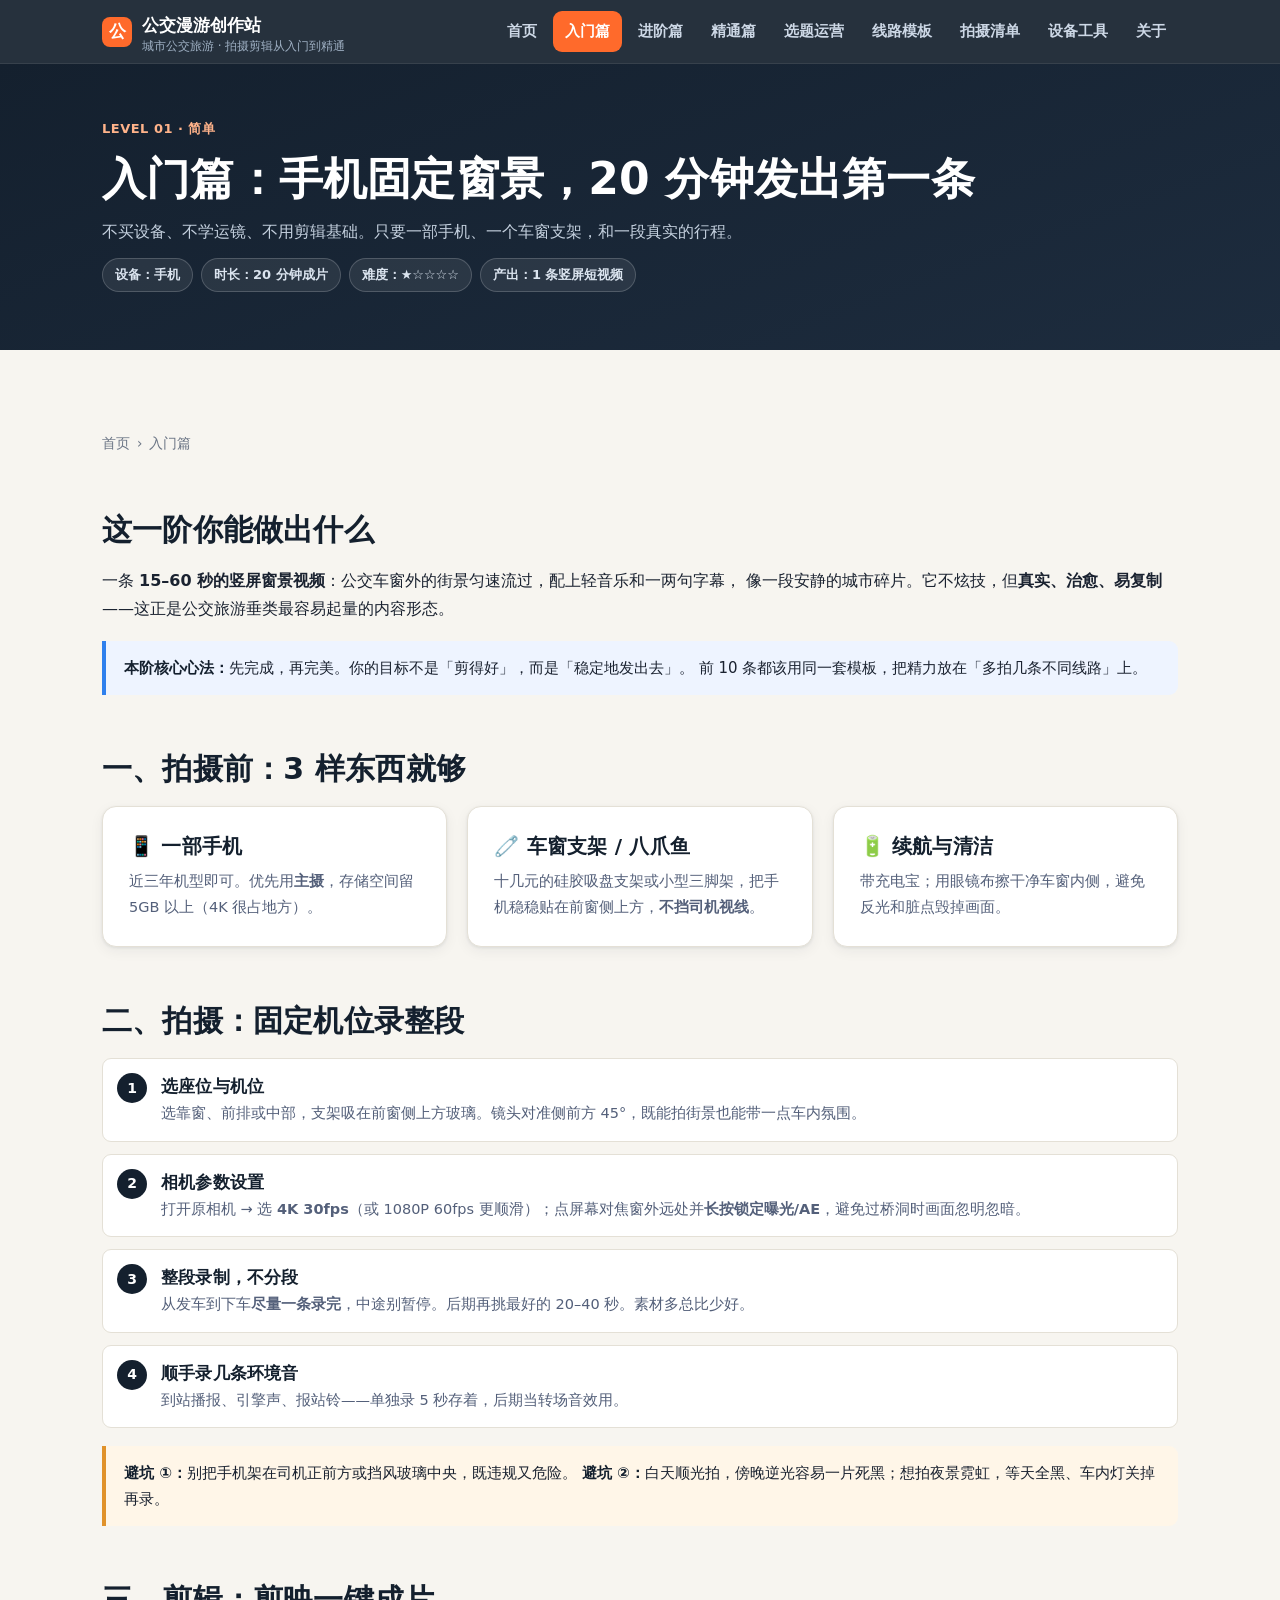
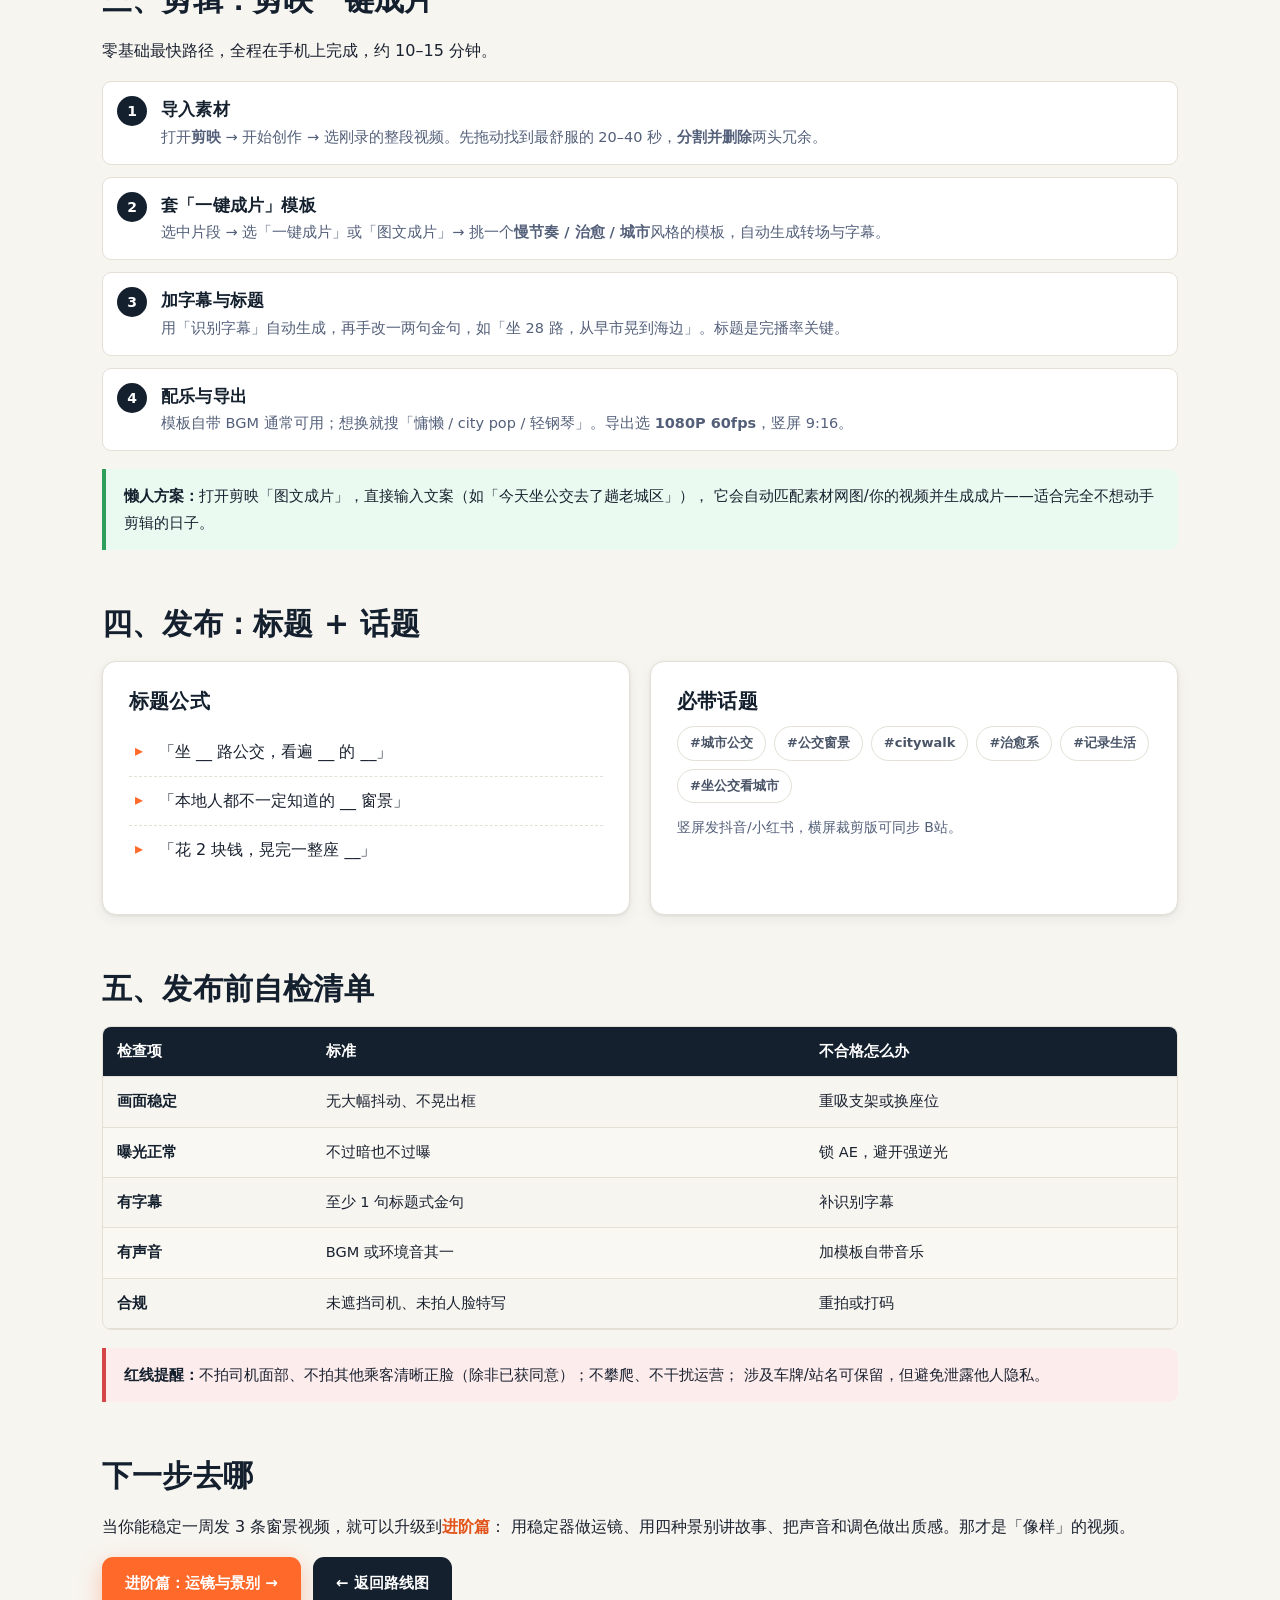
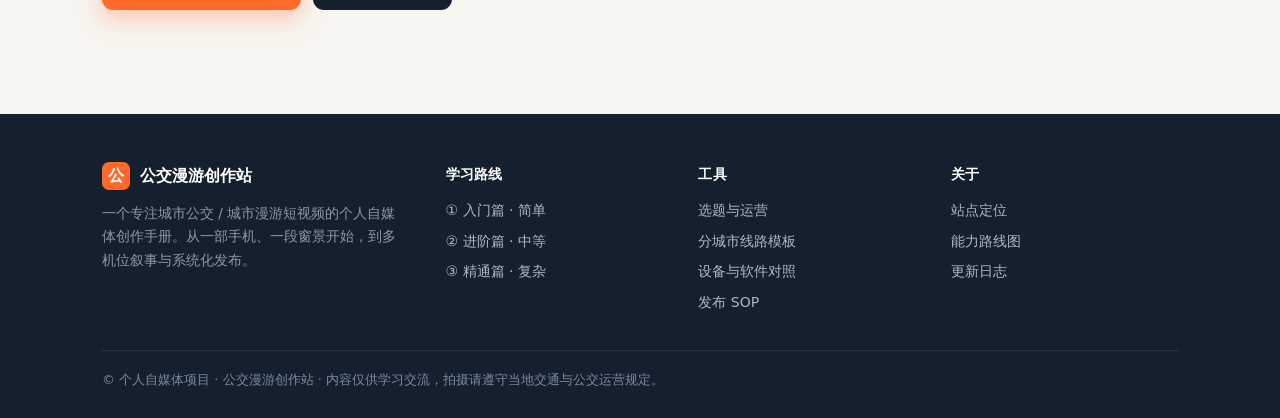
<file: pages/beginner.html>
<!DOCTYPE html>
<html lang="zh-CN">
<head>
  <meta charset="UTF-8">
  <meta name="viewport" content="width=device-width, initial-scale=1.0">
  <title>入门篇 · 手机固定窗景拍摄剪辑 | 公交漫游创作站</title>
  <meta name="description" content="零基础城市公交旅游短视频：一部手机 + 车窗支架，原相机录制，剪映一键成片，20 分钟产出第一条可发布视频。">
  <link rel="stylesheet" href="../assets/css/style.css">
</head>
<body data-page="beginner">

  <header class="page-head">
    <div class="container">
      <div class="eyebrow">Level 01 · 简单</div>
      <h1>入门篇：手机固定窗景，20 分钟发出第一条</h1>
      <p>不买设备、不学运镜、不用剪辑基础。只要一部手机、一个车窗支架，和一段真实的行程。</p>
      <div class="chips">
        <span class="chip chip--lv1">设备：手机</span>
        <span class="chip chip--lv1">时长：20 分钟成片</span>
        <span class="chip chip--lv1">难度：★☆☆☆☆</span>
        <span class="chip chip--lv1">产出：1 条竖屏短视频</span>
      </div>
    </div>
  </header>

  <main class="section">
    <div class="container">

      <div class="crumb"><a href="../index.html">首页</a><span>›</span>入门篇</div>

      <!-- 你能做出什么 -->
      <h2>这一阶你能做出什么</h2>
      <p>
        一条 <b>15–60 秒的竖屏窗景视频</b>：公交车窗外的街景匀速流过，配上轻音乐和一两句字幕，
        像一段安静的城市碎片。它不炫技，但<b>真实、治愈、易复制</b>——这正是公交旅游垂类最容易起量的内容形态。
      </p>
      <div class="callout">
        <b>本阶核心心法：</b>先完成，再完美。你的目标不是「剪得好」，而是「稳定地发出去」。
        前 10 条都该用同一套模板，把精力放在「多拍几条不同线路」上。
      </div>

      <!-- 拍摄前准备 -->
      <h2>一、拍摄前：3 样东西就够</h2>
      <div class="grid grid-3">
        <div class="card">
          <h3 style="margin-top:0;">📱 一部手机</h3>
          <p style="margin:0;color:#54607a;font-size:14.5px;">近三年机型即可。优先用<b>主摄</b>，存储空间留 5GB 以上（4K 很占地方）。</p>
        </div>
        <div class="card">
          <h3 style="margin-top:0;">🧷 车窗支架 / 八爪鱼</h3>
          <p style="margin:0;color:#54607a;font-size:14.5px;">十几元的硅胶吸盘支架或小型三脚架，把手机稳稳贴在前窗侧上方，<b>不挡司机视线</b>。</p>
        </div>
        <div class="card">
          <h3 style="margin-top:0;">🔋 续航与清洁</h3>
          <p style="margin:0;color:#54607a;font-size:14.5px;">带充电宝；用眼镜布擦干净车窗内侧，避免反光和脏点毁掉画面。</p>
        </div>
      </div>

      <!-- 拍摄流程 -->
      <h2>二、拍摄：固定机位录整段</h2>
      <ol class="steps">
        <li>
          <h4>选座位与机位</h4>
          <p>选靠窗、前排或中部，支架吸在前窗侧上方玻璃。镜头对准侧前方 45°，既能拍街景也能带一点车内氛围。</p>
        </li>
        <li>
          <h4>相机参数设置</h4>
          <p>打开原相机 → 选 <b>4K 30fps</b>（或 1080P 60fps 更顺滑）；点屏幕对焦窗外远处并<b>长按锁定曝光/AE</b>，避免过桥洞时画面忽明忽暗。</p>
        </li>
        <li>
          <h4>整段录制，不分段</h4>
          <p>从发车到下车<b>尽量一条录完</b>，中途别暂停。后期再挑最好的 20–40 秒。素材多总比少好。</p>
        </li>
        <li>
          <h4>顺手录几条环境音</h4>
          <p>到站播报、引擎声、报站铃——单独录 5 秒存着，后期当转场音效用。</p>
        </li>
      </ol>

      <div class="callout callout--warn">
        <b>避坑 ①：</b>别把手机架在司机正前方或挡风玻璃中央，既违规又危险。
        <b>避坑 ②：</b>白天顺光拍，傍晚逆光容易一片死黑；想拍夜景霓虹，等天全黑、车内灯关掉再录。
      </div>

      <!-- 剪辑流程 -->
      <h2>三、剪辑：剪映一键成片</h2>
      <p>零基础最快路径，全程在手机上完成，约 10–15 分钟。</p>
      <ol class="steps">
        <li>
          <h4>导入素材</h4>
          <p>打开<b>剪映</b> → 开始创作 → 选刚录的整段视频。先拖动找到最舒服的 20–40 秒，<b>分割并删除</b>两头冗余。</p>
        </li>
        <li>
          <h4>套「一键成片」模板</h4>
          <p>选中片段 → 选「一键成片」或「图文成片」→ 挑一个<b>慢节奏 / 治愈 / 城市</b>风格的模板，自动生成转场与字幕。</p>
        </li>
        <li>
          <h4>加字幕与标题</h4>
          <p>用「识别字幕」自动生成，再手改一两句金句，如「坐 28 路，从早市晃到海边」。标题是完播率关键。</p>
        </li>
        <li>
          <h4>配乐与导出</h4>
          <p>模板自带 BGM 通常可用；想换就搜「慵懒 / city pop / 轻钢琴」。导出选 <b>1080P 60fps</b>，竖屏 9:16。</p>
        </li>
      </ol>

      <div class="callout callout--ok">
        <b>懒人方案：</b>打开剪映「图文成片」，直接输入文案（如「今天坐公交去了趟老城区」），
        它会自动匹配素材网图/你的视频并生成成片——适合完全不想动手剪辑的日子。
      </div>

      <!-- 发布 -->
      <h2>四、发布：标题 + 话题</h2>
      <div class="grid grid-2">
        <div class="card">
          <h3 style="margin-top:0;">标题公式</h3>
          <ul class="tips">
            <li>「坐 __ 路公交，看遍 __ 的 __」</li>
            <li>「本地人都不一定知道的 __ 窗景」</li>
            <li>「花 2 块钱，晃完一整座 __」</li>
          </ul>
        </div>
        <div class="card">
          <h3 style="margin-top:0;">必带话题</h3>
          <div class="chips">
            <span class="chip">#城市公交</span><span class="chip">#公交窗景</span>
            <span class="chip">#citywalk</span><span class="chip">#治愈系</span>
            <span class="chip">#记录生活</span><span class="chip">#坐公交看城市</span>
          </div>
          <p style="margin:10px 0 0;font-size:14px;color:#54607a;">竖屏发抖音/小红书，横屏裁剪版可同步 B站。</p>
        </div>
      </div>

      <!-- 检查清单 -->
      <h2>五、发布前自检清单</h2>
      <div class="table-wrap">
        <table>
          <thead><tr><th>检查项</th><th>标准</th><th>不合格怎么办</th></tr></thead>
          <tbody>
            <tr><td><b>画面稳定</b></td><td>无大幅抖动、不晃出框</td><td>重吸支架或换座位</td></tr>
            <tr><td><b>曝光正常</b></td><td>不过暗也不过曝</td><td>锁 AE，避开强逆光</td></tr>
            <tr><td><b>有字幕</b></td><td>至少 1 句标题式金句</td><td>补识别字幕</td></tr>
            <tr><td><b>有声音</b></td><td>BGM 或环境音其一</td><td>加模板自带音乐</td></tr>
            <tr><td><b>合规</b></td><td>未遮挡司机、未拍人脸特写</td><td>重拍或打码</td></tr>
          </tbody>
        </table>
      </div>

      <div class="callout callout--bad">
        <b>红线提醒：</b>不拍司机面部、不拍其他乘客清晰正脸（除非已获同意）；不攀爬、不干扰运营；
        涉及车牌/站名可保留，但避免泄露他人隐私。
      </div>

      <!-- 下一步 -->
      <h2>下一步去哪</h2>
      <p>当你能稳定一周发 3 条窗景视频，就可以升级到<a href="intermediate.html"><b>进阶篇</b></a>：
        用稳定器做运镜、用四种景别讲故事、把声音和调色做出质感。那才是「像样」的视频。</p>
      <div class="cta" style="display:flex;gap:12px;flex-wrap:wrap;margin-top:14px;">
        <a class="btn btn--primary" href="intermediate.html">进阶篇：运镜与景别 →</a>
        <a class="btn btn--ink" href="../index.html">← 返回路线图</a>
      </div>
    </div>
  </main>

  <script src="../assets/js/site.js"></script>
</body>
</html>
</file>
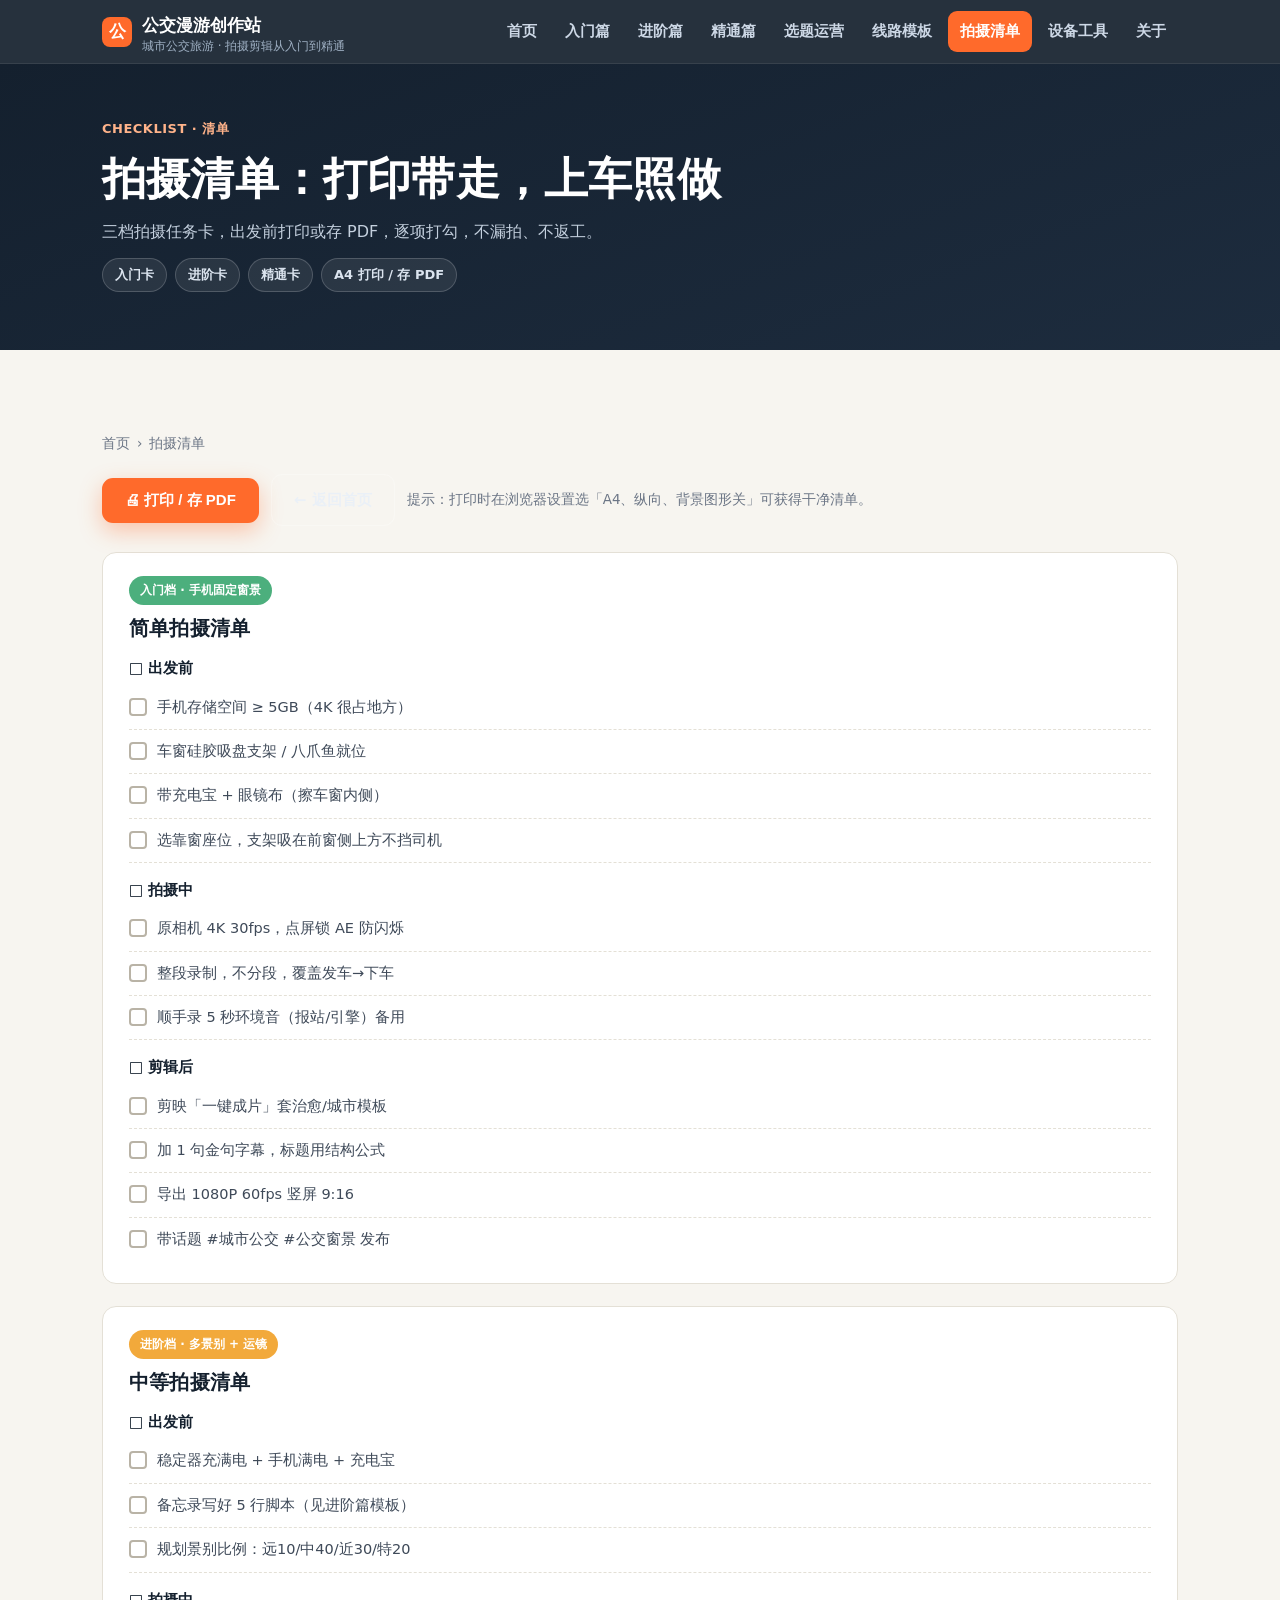
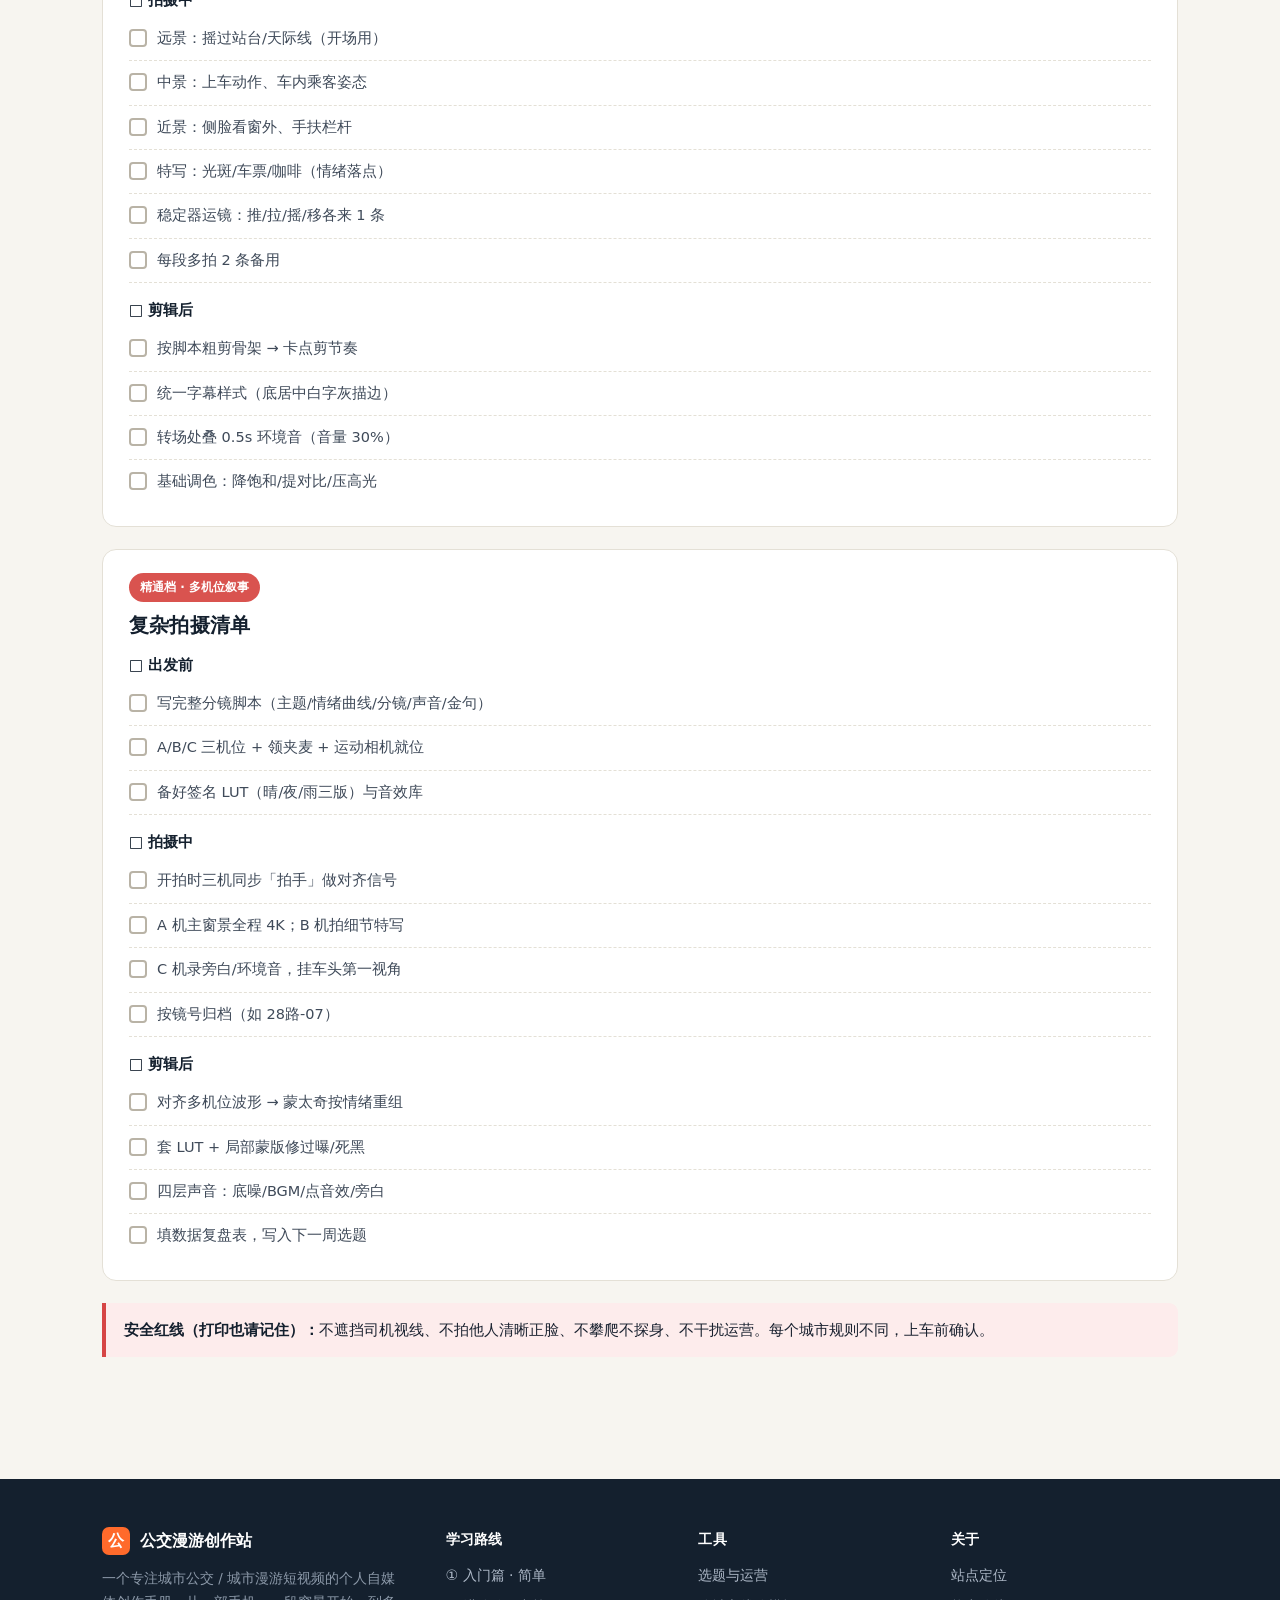
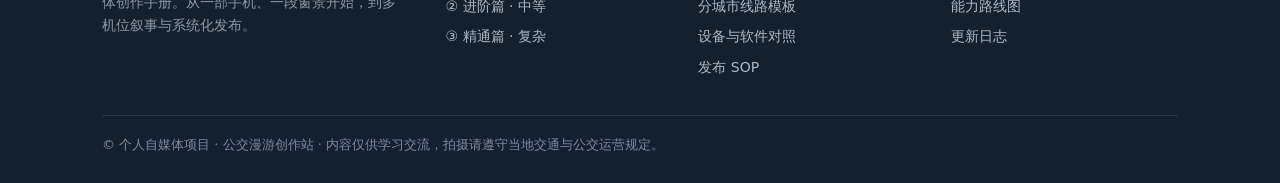
<file: pages/checklist.html>
<!DOCTYPE html>
<html lang="zh-CN">
<head>
  <meta charset="UTF-8">
  <meta name="viewport" content="width=device-width, initial-scale=1.0">
  <title>拍摄清单 · 可打印任务卡 | 公交漫游创作站</title>
  <meta name="description" content="城市公交旅游短视频三档可打印拍摄清单：出发前、拍摄中、剪辑后检查项，A4 打印或存 PDF 随身带。">
  <link rel="stylesheet" href="../assets/css/style.css">
  <style>
    /* 打印优化：只打印清单主体，隐藏导航/页脚/按钮 */
    @media print {
      .site-nav, .site-foot, .no-print, .page-head .chips, .cta { display: none !important; }
      body { background: #fff; }
      .page-head { background: #fff !important; color: #1a2230 !important; padding: 0 0 10px !important; }
      .page-head h1, .page-head .eyebrow { color: #1a2230 !important; }
      .chk-sheet { box-shadow: none; border: 1px solid #ccc; break-inside: avoid; }
      .checklist h2 { color: #1a2230; }
      .chk-item { border-color: #bbb; }
    }
    .chk-toolbar { display: flex; gap: 12px; flex-wrap: wrap; margin: 18px 0 26px; align-items: center; }
    .chk-sheet { border: 1px solid var(--c-line); border-radius: var(--radius); padding: 22px 26px; background: #fff; margin-bottom: 22px; }
    .chk-sheet .lv-tag { display: inline-block; font-size: 12px; font-weight: 800; color: #fff; padding: 4px 11px; border-radius: 999px; margin-bottom: 10px; }
    .chk-group { margin: 14px 0 4px; font-weight: 800; color: var(--c-night); font-size: 15px; }
    .chk-item {
      display: flex; align-items: flex-start; gap: 10px; padding: 9px 0; border-bottom: 1px dashed var(--c-line);
    }
    .chk-item:last-child { border-bottom: 0; }
    .chk-box { width: 18px; height: 18px; border: 2px solid #b9b3a6; border-radius: 4px; flex: 0 0 auto; margin-top: 3px; }
    .chk-item span { font-size: 14.5px; color: #3f4a59; }
  </style>
</head>
<body data-page="checklist">

  <header class="page-head">
    <div class="container">
      <div class="eyebrow">Checklist · 清单</div>
      <h1>拍摄清单：打印带走，上车照做</h1>
      <p>三档拍摄任务卡，出发前打印或存 PDF，逐项打勾，不漏拍、不返工。</p>
      <div class="chips">
        <span class="chip chip--lv1">入门卡</span>
        <span class="chip chip--lv2">进阶卡</span>
        <span class="chip chip--lv3">精通卡</span>
        <span class="chip">A4 打印 / 存 PDF</span>
      </div>
    </div>
  </header>

  <main class="section">
    <div class="container">
      <div class="crumb"><a href="../index.html">首页</a><span>›</span>拍摄清单</div>

      <div class="chk-toolbar no-print">
        <button class="btn btn--primary" onclick="window.print()">🖨 打印 / 存 PDF</button>
        <a class="btn btn--ghost" href="../index.html">← 返回首页</a>
        <span style="color:#6b7585;font-size:13.5px;">提示：打印时在浏览器设置选「A4、纵向、背景图形关」可获得干净清单。</span>
      </div>

      <!-- 入门卡 -->
      <div class="chk-sheet" id="lv1">
        <span class="lv-tag" style="background:var(--c-lv1);">入门档 · 手机固定窗景</span>
        <h3 style="margin:0 0 4px;">简单拍摄清单</h3>

        <div class="chk-group">□ 出发前</div>
        <div class="chk-item"><span class="chk-box"></span><span>手机存储空间 ≥ 5GB（4K 很占地方）</span></div>
        <div class="chk-item"><span class="chk-box"></span><span>车窗硅胶吸盘支架 / 八爪鱼就位</span></div>
        <div class="chk-item"><span class="chk-box"></span><span>带充电宝 + 眼镜布（擦车窗内侧）</span></div>
        <div class="chk-item"><span class="chk-box"></span><span>选靠窗座位，支架吸在前窗侧上方不挡司机</span></div>

        <div class="chk-group">□ 拍摄中</div>
        <div class="chk-item"><span class="chk-box"></span><span>原相机 4K 30fps，点屏锁 AE 防闪烁</span></div>
        <div class="chk-item"><span class="chk-box"></span><span>整段录制，不分段，覆盖发车→下车</span></div>
        <div class="chk-item"><span class="chk-box"></span><span>顺手录 5 秒环境音（报站/引擎）备用</span></div>

        <div class="chk-group">□ 剪辑后</div>
        <div class="chk-item"><span class="chk-box"></span><span>剪映「一键成片」套治愈/城市模板</span></div>
        <div class="chk-item"><span class="chk-box"></span><span>加 1 句金句字幕，标题用结构公式</span></div>
        <div class="chk-item"><span class="chk-box"></span><span>导出 1080P 60fps 竖屏 9:16</span></div>
        <div class="chk-item"><span class="chk-box"></span><span>带话题 #城市公交 #公交窗景 发布</span></div>
      </div>

      <!-- 进阶卡 -->
      <div class="chk-sheet" id="lv2">
        <span class="lv-tag" style="background:var(--c-lv2);">进阶档 · 多景别 + 运镜</span>
        <h3 style="margin:0 0 4px;">中等拍摄清单</h3>

        <div class="chk-group">□ 出发前</div>
        <div class="chk-item"><span class="chk-box"></span><span>稳定器充满电 + 手机满电 + 充电宝</span></div>
        <div class="chk-item"><span class="chk-box"></span><span>备忘录写好 5 行脚本（见进阶篇模板）</span></div>
        <div class="chk-item"><span class="chk-box"></span><span>规划景别比例：远10/中40/近30/特20</span></div>

        <div class="chk-group">□ 拍摄中</div>
        <div class="chk-item"><span class="chk-box"></span><span>远景：摇过站台/天际线（开场用）</span></div>
        <div class="chk-item"><span class="chk-box"></span><span>中景：上车动作、车内乘客姿态</span></div>
        <div class="chk-item"><span class="chk-box"></span><span>近景：侧脸看窗外、手扶栏杆</span></div>
        <div class="chk-item"><span class="chk-box"></span><span>特写：光斑/车票/咖啡（情绪落点）</span></div>
        <div class="chk-item"><span class="chk-box"></span><span>稳定器运镜：推/拉/摇/移各来 1 条</span></div>
        <div class="chk-item"><span class="chk-box"></span><span>每段多拍 2 条备用</span></div>

        <div class="chk-group">□ 剪辑后</div>
        <div class="chk-item"><span class="chk-box"></span><span>按脚本粗剪骨架 → 卡点剪节奏</span></div>
        <div class="chk-item"><span class="chk-box"></span><span>统一字幕样式（底居中白字灰描边）</span></div>
        <div class="chk-item"><span class="chk-box"></span><span>转场处叠 0.5s 环境音（音量 30%）</span></div>
        <div class="chk-item"><span class="chk-box"></span><span>基础调色：降饱和/提对比/压高光</span></div>
      </div>

      <!-- 精通卡 -->
      <div class="chk-sheet" id="lv3">
        <span class="lv-tag" style="background:var(--c-lv3);">精通档 · 多机位叙事</span>
        <h3 style="margin:0 0 4px;">复杂拍摄清单</h3>

        <div class="chk-group">□ 出发前</div>
        <div class="chk-item"><span class="chk-box"></span><span>写完整分镜脚本（主题/情绪曲线/分镜/声音/金句）</span></div>
        <div class="chk-item"><span class="chk-box"></span><span>A/B/C 三机位 + 领夹麦 + 运动相机就位</span></div>
        <div class="chk-item"><span class="chk-box"></span><span>备好签名 LUT（晴/夜/雨三版）与音效库</span></div>

        <div class="chk-group">□ 拍摄中</div>
        <div class="chk-item"><span class="chk-box"></span><span>开拍时三机同步「拍手」做对齐信号</span></div>
        <div class="chk-item"><span class="chk-box"></span><span>A 机主窗景全程 4K；B 机拍细节特写</span></div>
        <div class="chk-item"><span class="chk-box"></span><span>C 机录旁白/环境音，挂车头第一视角</span></div>
        <div class="chk-item"><span class="chk-box"></span><span>按镜号归档（如 28路-07）</span></div>

        <div class="chk-group">□ 剪辑后</div>
        <div class="chk-item"><span class="chk-box"></span><span>对齐多机位波形 → 蒙太奇按情绪重组</span></div>
        <div class="chk-item"><span class="chk-box"></span><span>套 LUT + 局部蒙版修过曝/死黑</span></div>
        <div class="chk-item"><span class="chk-box"></span><span>四层声音：底噪/BGM/点音效/旁白</span></div>
        <div class="chk-item"><span class="chk-box"></span><span>填数据复盘表，写入下一周选题</span></div>
      </div>

      <div class="callout callout--bad no-print">
        <b>安全红线（打印也请记住）：</b>不遮挡司机视线、不拍他人清晰正脸、不攀爬不探身、不干扰运营。每个城市规则不同，上车前确认。
      </div>
    </div>
  </main>

  <script src="../assets/js/site.js"></script>
</body>
</html>
</file>
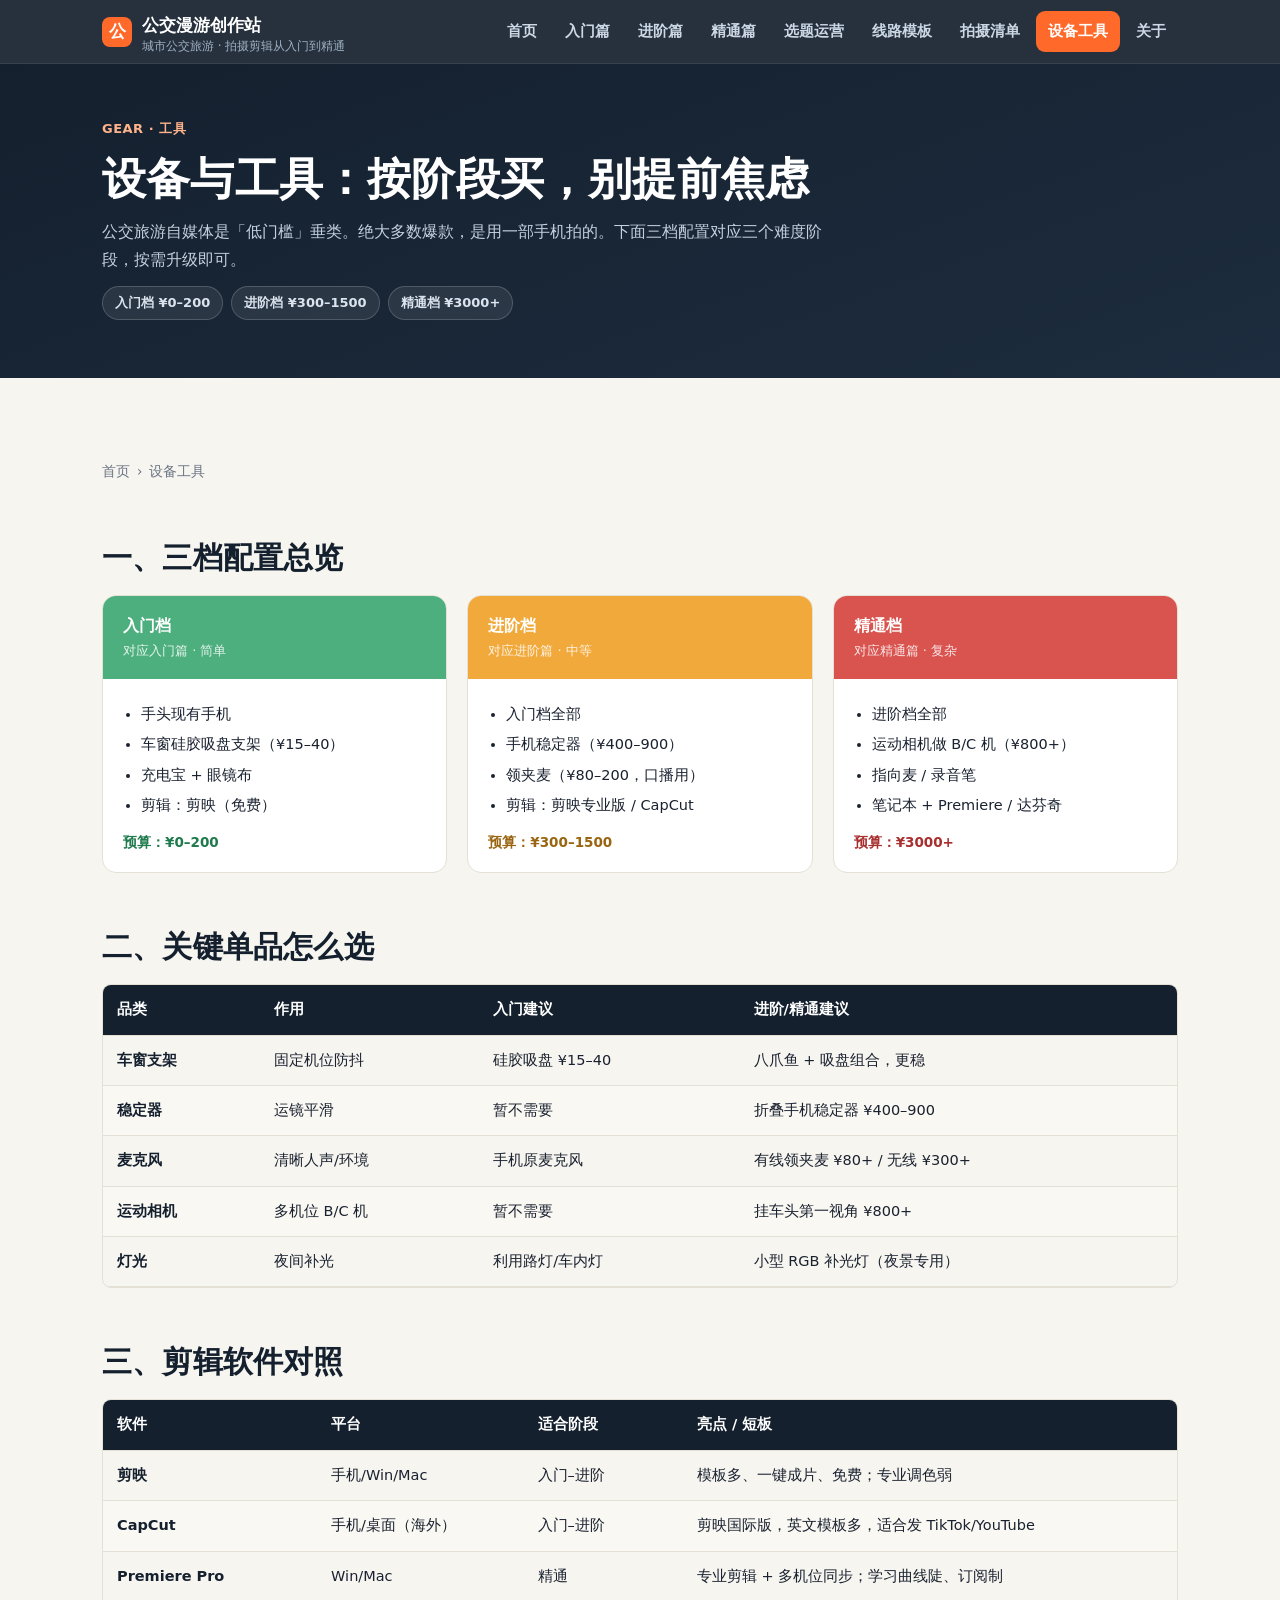
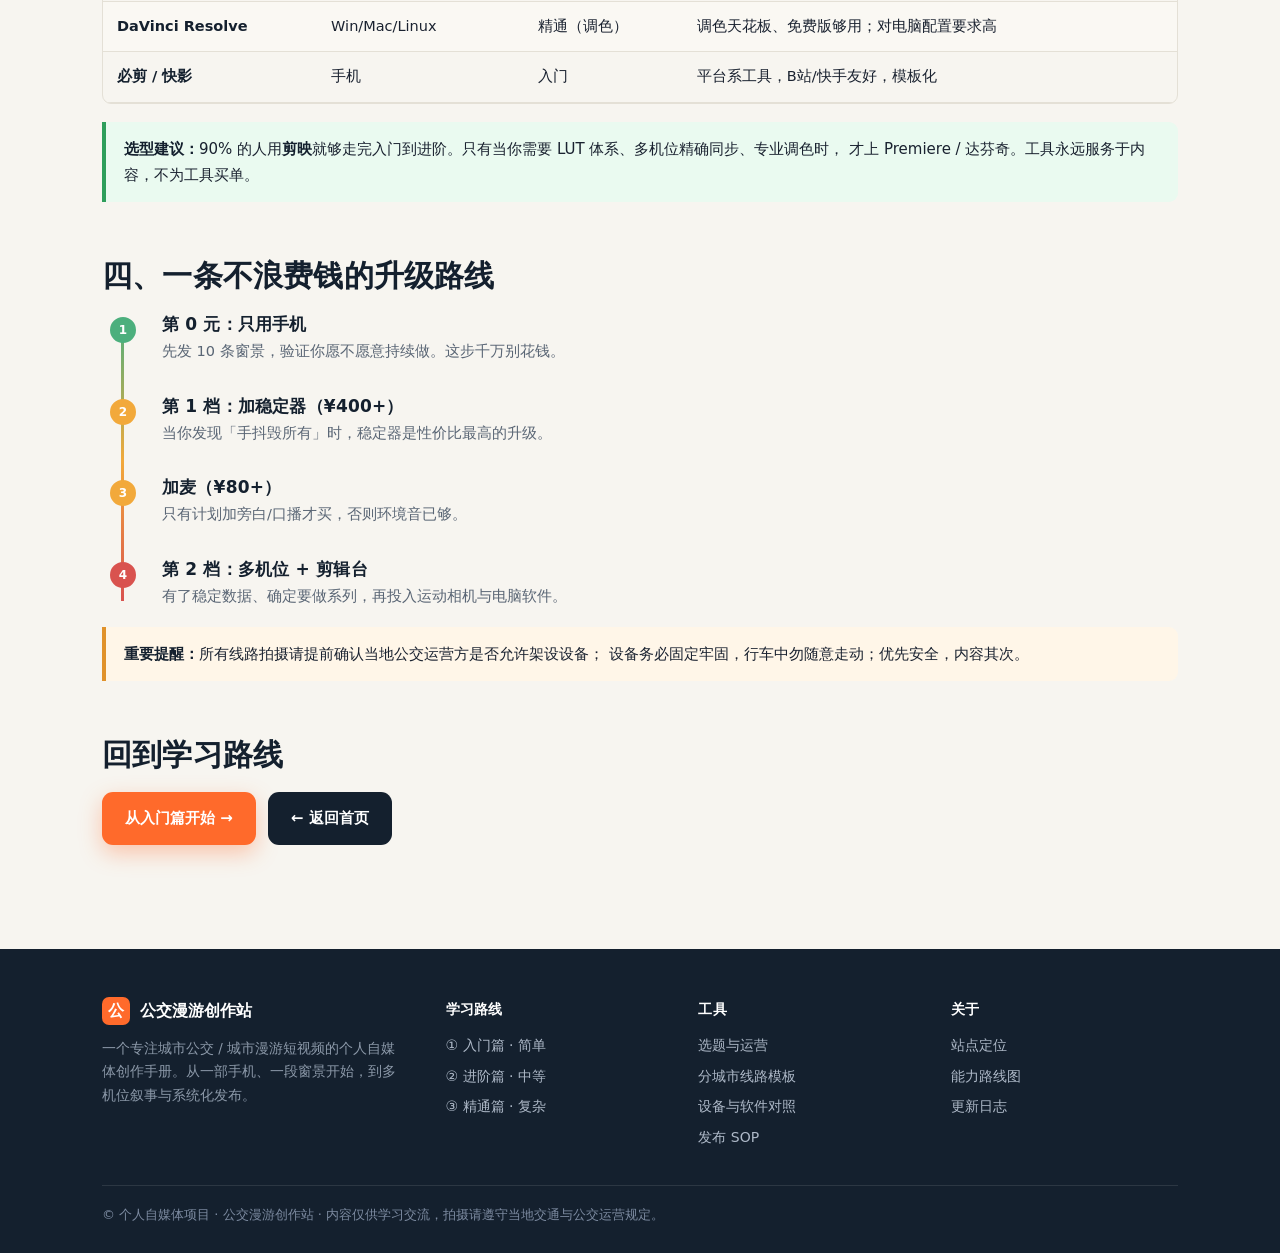
<file: pages/gear.html>
<!DOCTYPE html>
<html lang="zh-CN">
<head>
  <meta charset="UTF-8">
  <meta name="viewport" content="width=device-width, initial-scale=1.0">
  <title>设备与工具 · 三档配置对照 | 公交漫游创作站</title>
  <meta name="description" content="城市公交旅游短视频设备与软件对照：入门/进阶/精通三档预算配置，手机稳定器麦克风推荐，剪映/CapCut/Premiere 剪辑软件选型。">
  <link rel="stylesheet" href="../assets/css/style.css">
</head>
<body data-page="gear">

  <header class="page-head">
    <div class="container">
      <div class="eyebrow">Gear · 工具</div>
      <h1>设备与工具：按阶段买，别提前焦虑</h1>
      <p>公交旅游自媒体是「低门槛」垂类。绝大多数爆款，是用一部手机拍的。下面三档配置对应三个难度阶段，按需升级即可。</p>
      <div class="chips">
        <span class="chip chip--lv1">入门档 ¥0–200</span>
        <span class="chip chip--lv2">进阶档 ¥300–1500</span>
        <span class="chip chip--lv3">精通档 ¥3000+</span>
      </div>
    </div>
  </header>

  <main class="section">
    <div class="container">

      <div class="crumb"><a href="../index.html">首页</a><span>›</span>设备工具</div>

      <!-- 三档总览 -->
      <h2>一、三档配置总览</h2>
      <div class="grid grid-3">
        <div class="gear-tier tier--lv1">
          <div class="head">入门档<small>对应入门篇 · 简单</small></div>
          <div class="body">
            <ul>
              <li>手头现有手机</li>
              <li>车窗硅胶吸盘支架（¥15–40）</li>
              <li>充电宝 + 眼镜布</li>
              <li>剪辑：剪映（免费）</li>
            </ul>
            <p style="margin:12px 0 0;font-size:13.5px;color:#1f7a4d;"><b>预算：¥0–200</b></p>
          </div>
        </div>
        <div class="gear-tier tier--lv2">
          <div class="head">进阶档<small>对应进阶篇 · 中等</small></div>
          <div class="body">
            <ul>
              <li>入门档全部</li>
              <li>手机稳定器（¥400–900）</li>
              <li>领夹麦（¥80–200，口播用）</li>
              <li>剪辑：剪映专业版 / CapCut</li>
            </ul>
            <p style="margin:12px 0 0;font-size:13.5px;color:#9a6510;"><b>预算：¥300–1500</b></p>
          </div>
        </div>
        <div class="gear-tier tier--lv3">
          <div class="head">精通档<small>对应精通篇 · 复杂</small></div>
          <div class="body">
            <ul>
              <li>进阶档全部</li>
              <li>运动相机做 B/C 机（¥800+）</li>
              <li>指向麦 / 录音笔</li>
              <li>笔记本 + Premiere / 达芬奇</li>
            </ul>
            <p style="margin:12px 0 0;font-size:13.5px;color:#a82f2f;"><b>预算：¥3000+</b></p>
          </div>
        </div>
      </div>

      <!-- 单品推荐 -->
      <h2>二、关键单品怎么选</h2>
      <div class="table-wrap">
        <table>
          <thead><tr><th>品类</th><th>作用</th><th>入门建议</th><th>进阶/精通建议</th></tr></thead>
          <tbody>
            <tr><td><b>车窗支架</b></td><td>固定机位防抖</td><td>硅胶吸盘 ¥15–40</td><td>八爪鱼 + 吸盘组合，更稳</td></tr>
            <tr><td><b>稳定器</b></td><td>运镜平滑</td><td>暂不需要</td><td>折叠手机稳定器 ¥400–900</td></tr>
            <tr><td><b>麦克风</b></td><td>清晰人声/环境</td><td>手机原麦克风</td><td>有线领夹麦 ¥80+ / 无线 ¥300+</td></tr>
            <tr><td><b>运动相机</b></td><td>多机位 B/C 机</td><td>暂不需要</td><td>挂车头第一视角 ¥800+</td></tr>
            <tr><td><b>灯光</b></td><td>夜间补光</td><td>利用路灯/车内灯</td><td>小型 RGB 补光灯（夜景专用）</td></tr>
          </tbody>
        </table>
      </div>

      <!-- 软件对照 -->
      <h2 id="apps">三、剪辑软件对照</h2>
      <div class="table-wrap">
        <table>
          <thead><tr><th>软件</th><th>平台</th><th>适合阶段</th><th>亮点 / 短板</th></tr></thead>
          <tbody>
            <tr>
              <td><b>剪映</b></td><td>手机/Win/Mac</td><td>入门–进阶</td>
              <td>模板多、一键成片、免费；专业调色弱</td>
            </tr>
            <tr>
              <td><b>CapCut</b></td><td>手机/桌面（海外）</td><td>入门–进阶</td>
              <td>剪映国际版，英文模板多，适合发 TikTok/YouTube</td>
            </tr>
            <tr>
              <td><b>Premiere Pro</b></td><td>Win/Mac</td><td>精通</td>
              <td>专业剪辑 + 多机位同步；学习曲线陡、订阅制</td>
            </tr>
            <tr>
              <td><b>DaVinci Resolve</b></td><td>Win/Mac/Linux</td><td>精通（调色）</td>
              <td>调色天花板、免费版够用；对电脑配置要求高</td>
            </tr>
            <tr>
              <td><b>必剪 / 快影</b></td><td>手机</td><td>入门</td>
              <td>平台系工具，B站/快手友好，模板化</td>
            </tr>
          </tbody>
        </table>
      </div>

      <div class="callout callout--ok">
        <b>选型建议：</b>90% 的人用<b>剪映</b>就够走完入门到进阶。只有当你需要 LUT 体系、多机位精确同步、专业调色时，
        才上 Premiere / 达芬奇。工具永远服务于内容，不为工具买单。
      </div>

      <!-- 预算路线 -->
      <h2>四、一条不浪费钱的升级路线</h2>
      <div class="roadmap" style="max-width:760px;">
        <div class="rm-step lv1">
          <div class="dot">1</div>
          <h4>第 0 元：只用手机</h4>
          <p>先发 10 条窗景，验证你愿不愿意持续做。这步千万别花钱。</p>
        </div>
        <div class="rm-step lv2">
          <div class="dot">2</div>
          <h4>第 1 档：加稳定器（¥400+）</h4>
          <p>当你发现「手抖毁所有」时，稳定器是性价比最高的升级。</p>
        </div>
        <div class="rm-step lv2">
          <div class="dot">3</div>
          <h4>加麦（¥80+）</h4>
          <p>只有计划加旁白/口播才买，否则环境音已够。</p>
        </div>
        <div class="rm-step lv3">
          <div class="dot">4</div>
          <h4>第 2 档：多机位 + 剪辑台</h4>
          <p>有了稳定数据、确定要做系列，再投入运动相机与电脑软件。</p>
        </div>
      </div>

      <div class="callout callout--warn">
        <b>重要提醒：</b>所有线路拍摄请提前确认当地公交运营方是否允许架设设备；
        设备务必固定牢固，行车中勿随意走动；优先安全，内容其次。
      </div>

      <h2>回到学习路线</h2>
      <div class="cta" style="display:flex;gap:12px;flex-wrap:wrap;margin-top:14px;">
        <a class="btn btn--primary" href="beginner.html">从入门篇开始 →</a>
        <a class="btn btn--ink" href="../index.html">← 返回首页</a>
      </div>
    </div>
  </main>

  <script src="../assets/js/site.js"></script>
</body>
</html>
</file>
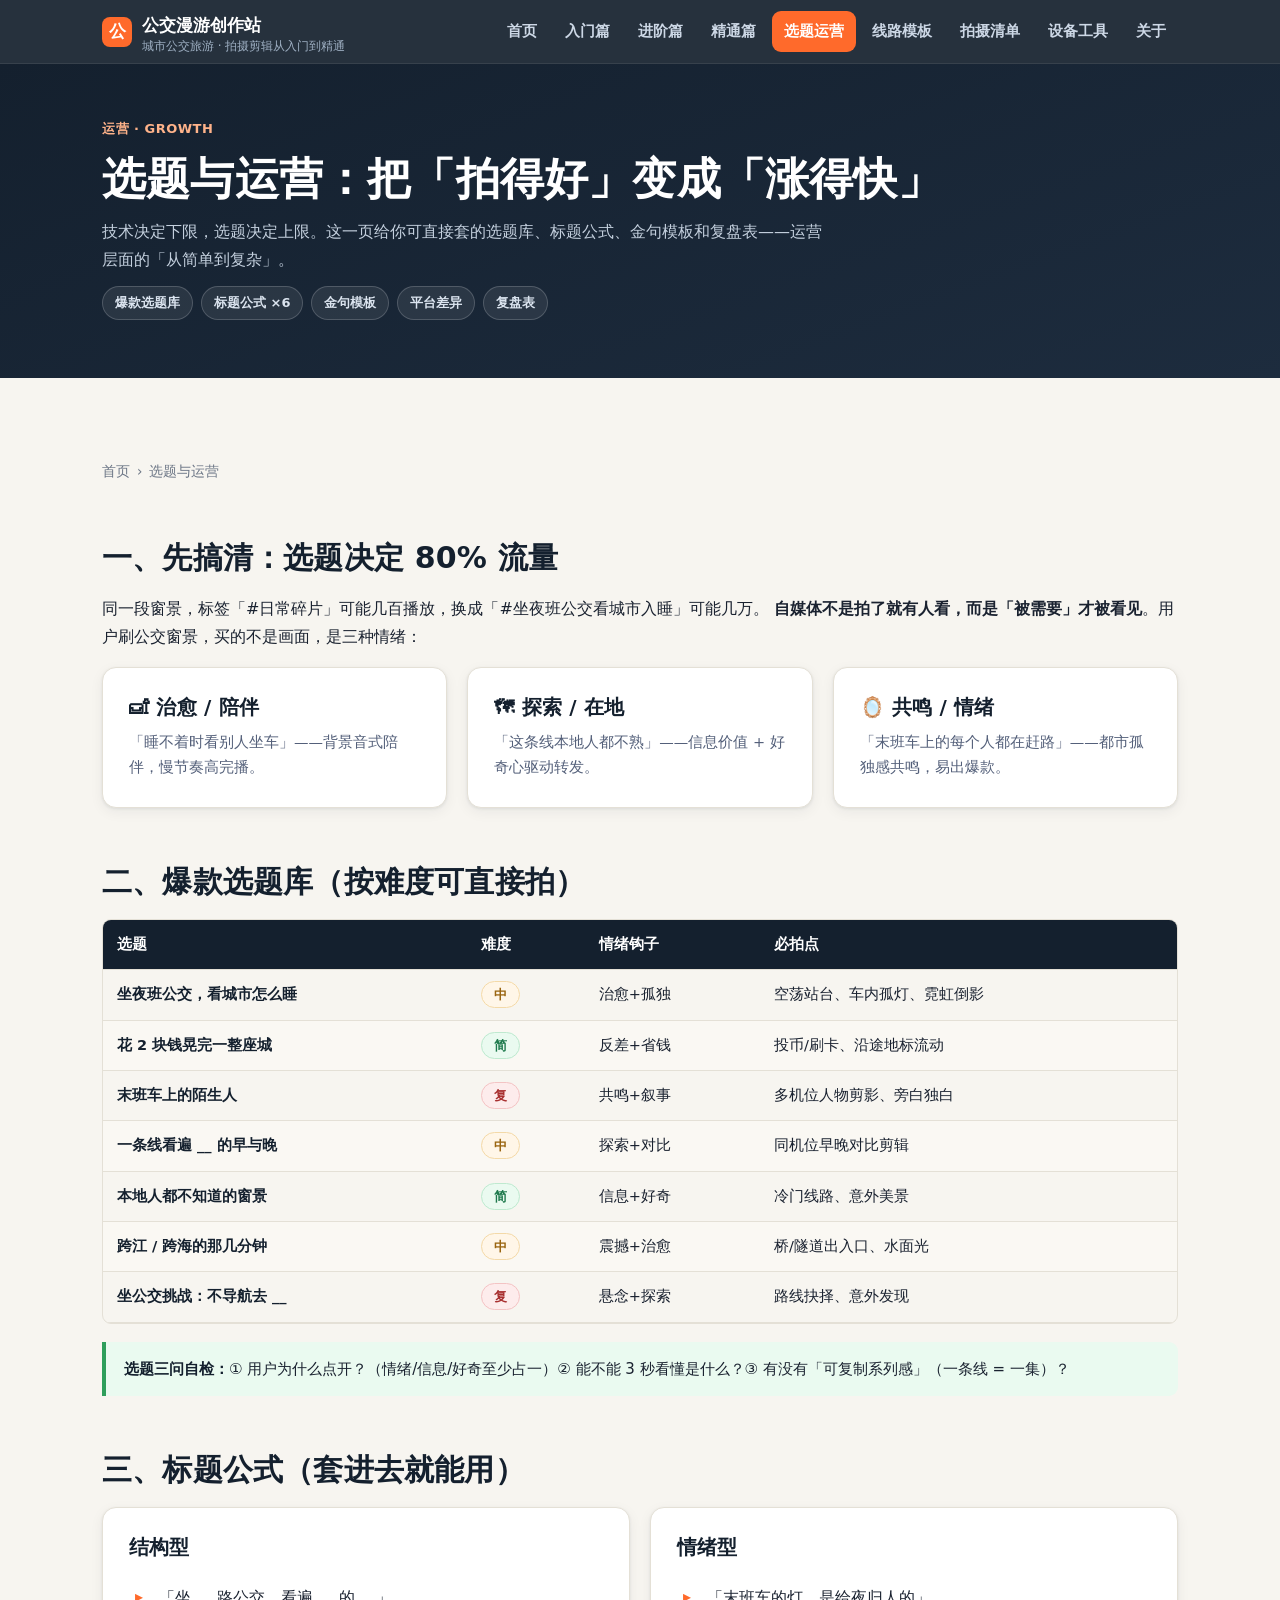
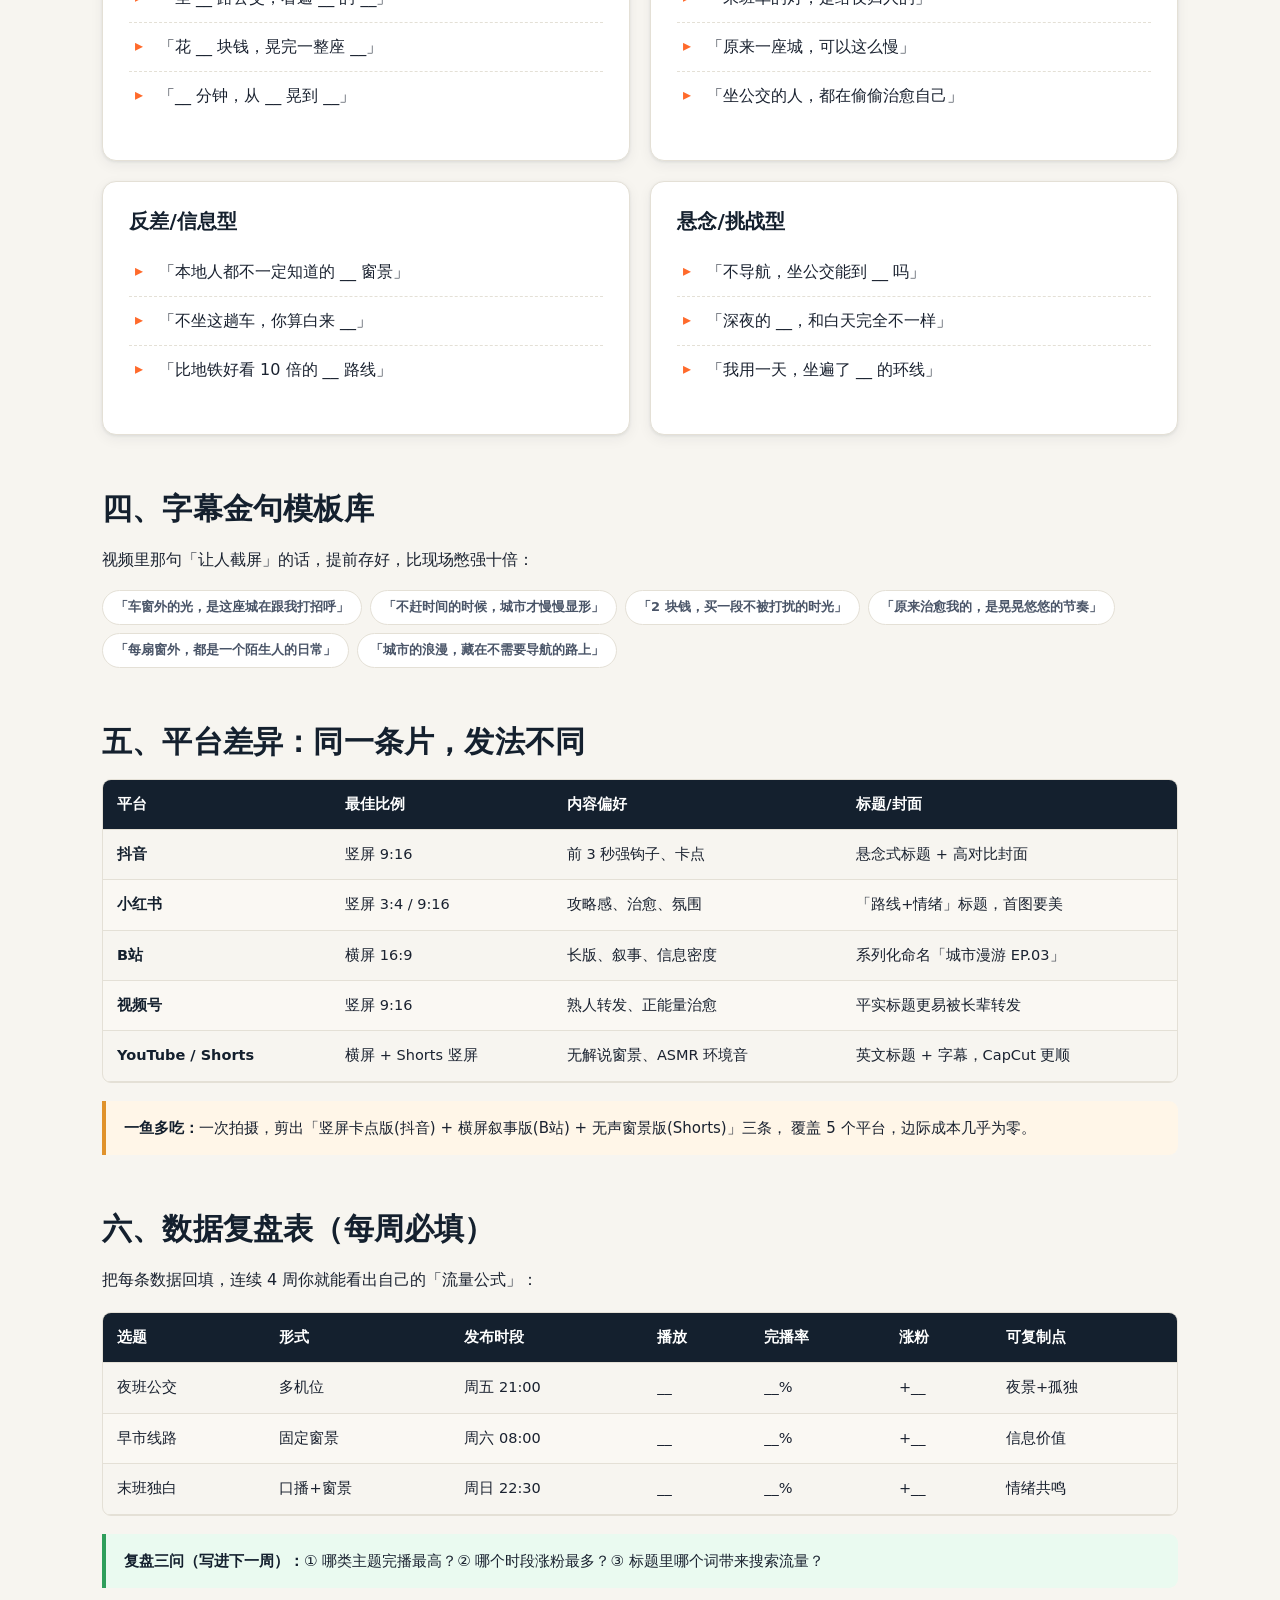
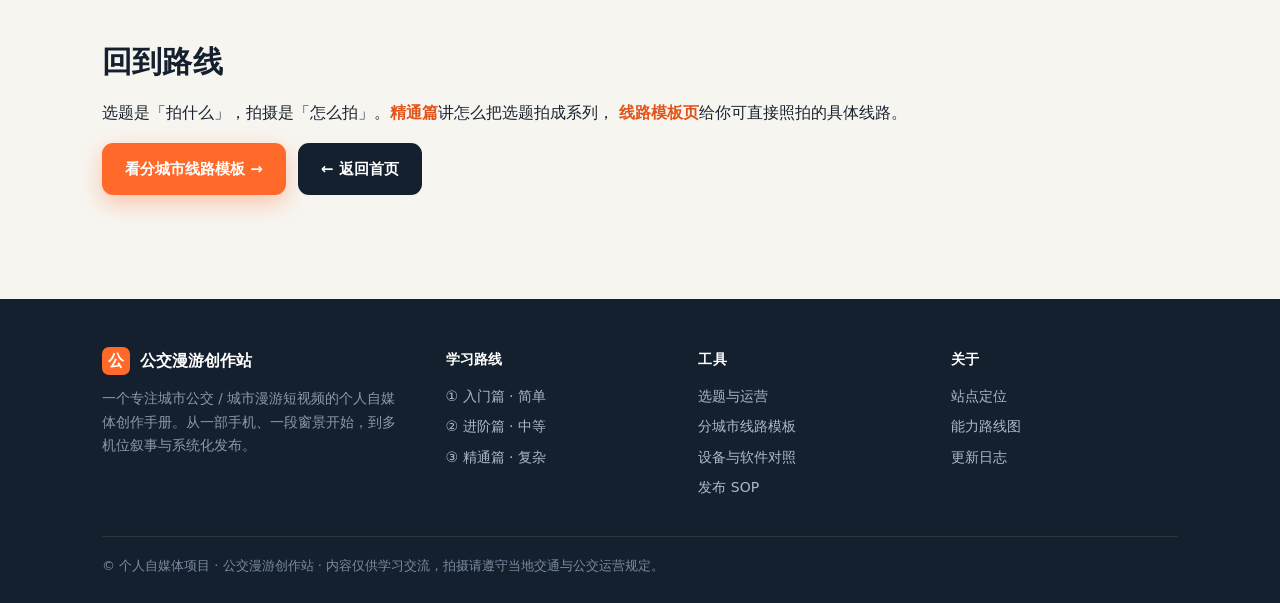
<file: pages/ideas.html>
<!DOCTYPE html>
<html lang="zh-CN">
<head>
  <meta charset="UTF-8">
  <meta name="viewport" content="width=device-width, initial-scale=1.0">
  <title>选题与运营 · 爆款选题库与标题公式 | 公交漫游创作站</title>
  <meta name="description" content="城市公交旅游自媒体运营：爆款选题库、标题公式、字幕金句模板、各平台差异与数据复盘表，把拍得好变成涨得快。">
  <link rel="stylesheet" href="../assets/css/style.css">
</head>
<body data-page="ideas">

  <header class="page-head">
    <div class="container">
      <div class="eyebrow">运营 · Growth</div>
      <h1>选题与运营：把「拍得好」变成「涨得快」</h1>
      <p>技术决定下限，选题决定上限。这一页给你可直接套的选题库、标题公式、金句模板和复盘表——运营层面的「从简单到复杂」。</p>
      <div class="chips">
        <span class="chip">爆款选题库</span>
        <span class="chip">标题公式 ×6</span>
        <span class="chip">金句模板</span>
        <span class="chip">平台差异</span>
        <span class="chip">复盘表</span>
      </div>
    </div>
  </header>

  <main class="section">
    <div class="container">

      <div class="crumb"><a href="../index.html">首页</a><span>›</span>选题与运营</div>

      <h2>一、先搞清：选题决定 80% 流量</h2>
      <p>
        同一段窗景，标签「#日常碎片」可能几百播放，换成「#坐夜班公交看城市入睡」可能几万。
        <b>自媒体不是拍了就有人看，而是「被需要」才被看见</b>。用户刷公交窗景，买的不是画面，是三种情绪：
      </p>
      <div class="grid grid-3">
        <div class="card"><h3 style="margin-top:0;">🛋 治愈 / 陪伴</h3><p style="margin:0;color:#54607a;font-size:14.5px;">「睡不着时看别人坐车」——背景音式陪伴，慢节奏高完播。</p></div>
        <div class="card"><h3 style="margin-top:0;">🗺 探索 / 在地</h3><p style="margin:0;color:#54607a;font-size:14.5px;">「这条线本地人都不熟」——信息价值 + 好奇心驱动转发。</p></div>
        <div class="card"><h3 style="margin-top:0;">🪞 共鸣 / 情绪</h3><p style="margin:0;color:#54607a;font-size:14.5px;">「末班车上的每个人都在赶路」——都市孤独感共鸣，易出爆款。</p></div>
      </div>

      <!-- 选题库 -->
      <h2>二、爆款选题库（按难度可直接拍）</h2>
      <div class="table-wrap">
        <table>
          <thead><tr><th>选题</th><th>难度</th><th>情绪钩子</th><th>必拍点</th></tr></thead>
          <tbody>
            <tr><td><b>坐夜班公交，看城市怎么睡</b></td><td><span class="chip chip--lv2">中</span></td><td>治愈+孤独</td><td>空荡站台、车内孤灯、霓虹倒影</td></tr>
            <tr><td><b>花 2 块钱晃完一整座城</b></td><td><span class="chip chip--lv1">简</span></td><td>反差+省钱</td><td>投币/刷卡、沿途地标流动</td></tr>
            <tr><td><b>末班车上的陌生人</b></td><td><span class="chip chip--lv3">复</span></td><td>共鸣+叙事</td><td>多机位人物剪影、旁白独白</td></tr>
            <tr><td><b>一条线看遍 __ 的早与晚</b></td><td><span class="chip chip--lv2">中</span></td><td>探索+对比</td><td>同机位早晚对比剪辑</td></tr>
            <tr><td><b>本地人都不知道的窗景</b></td><td><span class="chip chip--lv1">简</span></td><td>信息+好奇</td><td>冷门线路、意外美景</td></tr>
            <tr><td><b>跨江 / 跨海的那几分钟</b></td><td><span class="chip chip--lv2">中</span></td><td>震撼+治愈</td><td>桥/隧道出入口、水面光</td></tr>
            <tr><td><b>坐公交挑战：不导航去 __</b></td><td><span class="chip chip--lv3">复</span></td><td>悬念+探索</td><td>路线抉择、意外发现</td></tr>
          </tbody>
        </table>
      </div>
      <div class="callout callout--ok">
        <b>选题三问自检：</b>① 用户为什么点开？（情绪/信息/好奇至少占一）② 能不能 3 秒看懂是什么？③ 有没有「可复制系列感」（一条线 = 一集）？
      </div>

      <!-- 标题公式 -->
      <h2>三、标题公式（套进去就能用）</h2>
      <div class="grid grid-2">
        <div class="card">
          <h3 style="margin-top:0;">结构型</h3>
          <ul class="tips">
            <li>「坐 __ 路公交，看遍 __ 的 __」</li>
            <li>「花 __ 块钱，晃完一整座 __」</li>
            <li>「__ 分钟，从 __ 晃到 __」</li>
          </ul>
        </div>
        <div class="card">
          <h3 style="margin-top:0;">情绪型</h3>
          <ul class="tips">
            <li>「末班车的灯，是给夜归人的」</li>
            <li>「原来一座城，可以这么慢」</li>
            <li>「坐公交的人，都在偷偷治愈自己」</li>
          </ul>
        </div>
        <div class="card">
          <h3 style="margin-top:0;">反差/信息型</h3>
          <ul class="tips">
            <li>「本地人都不一定知道的 __ 窗景」</li>
            <li>「不坐这趟车，你算白来 __」</li>
            <li>「比地铁好看 10 倍的 __ 路线」</li>
          </ul>
        </div>
        <div class="card">
          <h3 style="margin-top:0;">悬念/挑战型</h3>
          <ul class="tips">
            <li>「不导航，坐公交能到 __ 吗」</li>
            <li>「深夜的 __，和白天完全不一样」</li>
            <li>「我用一天，坐遍了 __ 的环线」</li>
          </ul>
        </div>
      </div>

      <!-- 金句 -->
      <h2>四、字幕金句模板库</h2>
      <p>视频里那句「让人截屏」的话，提前存好，比现场憋强十倍：</p>
      <div class="chips">
        <span class="chip">「车窗外的光，是这座城在跟我打招呼」</span>
        <span class="chip">「不赶时间的时候，城市才慢慢显形」</span>
        <span class="chip">「2 块钱，买一段不被打扰的时光」</span>
        <span class="chip">「原来治愈我的，是晃晃悠悠的节奏」</span>
        <span class="chip">「每扇窗外，都是一个陌生人的日常」</span>
        <span class="chip">「城市的浪漫，藏在不需要导航的路上」</span>
      </div>

      <!-- 平台差异 -->
      <h2>五、平台差异：同一条片，发法不同</h2>
      <div class="table-wrap">
        <table>
          <thead><tr><th>平台</th><th>最佳比例</th><th>内容偏好</th><th>标题/封面</th></tr></thead>
          <tbody>
            <tr><td><b>抖音</b></td><td>竖屏 9:16</td><td>前 3 秒强钩子、卡点</td><td>悬念式标题 + 高对比封面</td></tr>
            <tr><td><b>小红书</b></td><td>竖屏 3:4 / 9:16</td><td>攻略感、治愈、氛围</td><td>「路线+情绪」标题，首图要美</td></tr>
            <tr><td><b>B站</b></td><td>横屏 16:9</td><td>长版、叙事、信息密度</td><td>系列化命名「城市漫游 EP.03」</td></tr>
            <tr><td><b>视频号</b></td><td>竖屏 9:16</td><td>熟人转发、正能量治愈</td><td>平实标题更易被长辈转发</td></tr>
            <tr><td><b>YouTube / Shorts</b></td><td>横屏 + Shorts 竖屏</td><td>无解说窗景、ASMR 环境音</td><td>英文标题 + 字幕，CapCut 更顺</td></tr>
          </tbody>
        </table>
      </div>
      <div class="callout callout--warn">
        <b>一鱼多吃：</b>一次拍摄，剪出「竖屏卡点版(抖音) + 横屏叙事版(B站) + 无声窗景版(Shorts)」三条，
        覆盖 5 个平台，边际成本几乎为零。
      </div>

      <!-- 复盘表 -->
      <h2>六、数据复盘表（每周必填）</h2>
      <p>把每条数据回填，连续 4 周你就能看出自己的「流量公式」：</p>
      <div class="table-wrap">
        <table>
          <thead><tr><th>选题</th><th>形式</th><th>发布时段</th><th>播放</th><th>完播率</th><th>涨粉</th><th>可复制点</th></tr></thead>
          <tbody>
            <tr><td>夜班公交</td><td>多机位</td><td>周五 21:00</td><td>__</td><td>__%</td><td>+__</td><td>夜景+孤独</td></tr>
            <tr><td>早市线路</td><td>固定窗景</td><td>周六 08:00</td><td>__</td><td>__%</td><td>+__</td><td>信息价值</td></tr>
            <tr><td>末班独白</td><td>口播+窗景</td><td>周日 22:30</td><td>__</td><td>__%</td><td>+__</td><td>情绪共鸣</td></tr>
          </tbody>
        </table>
      </div>
      <div class="callout callout--ok">
        <b>复盘三问（写进下一周）：</b>① 哪类主题完播最高？② 哪个时段涨粉最多？③ 标题里哪个词带来搜索流量？
      </div>

      <h2>回到路线</h2>
      <p>选题是「拍什么」，拍摄是「怎么拍」。<a href="advanced.html"><b>精通篇</b></a>讲怎么把选题拍成系列，
        <a href="routes.html"><b>线路模板页</b></a>给你可直接照拍的具体线路。</p>
      <div class="cta" style="display:flex;gap:12px;flex-wrap:wrap;margin-top:14px;">
        <a class="btn btn--primary" href="routes.html">看分城市线路模板 →</a>
        <a class="btn btn--ink" href="../index.html">← 返回首页</a>
      </div>
    </div>
  </main>

  <script src="../assets/js/site.js"></script>
</body>
</html>
</file>
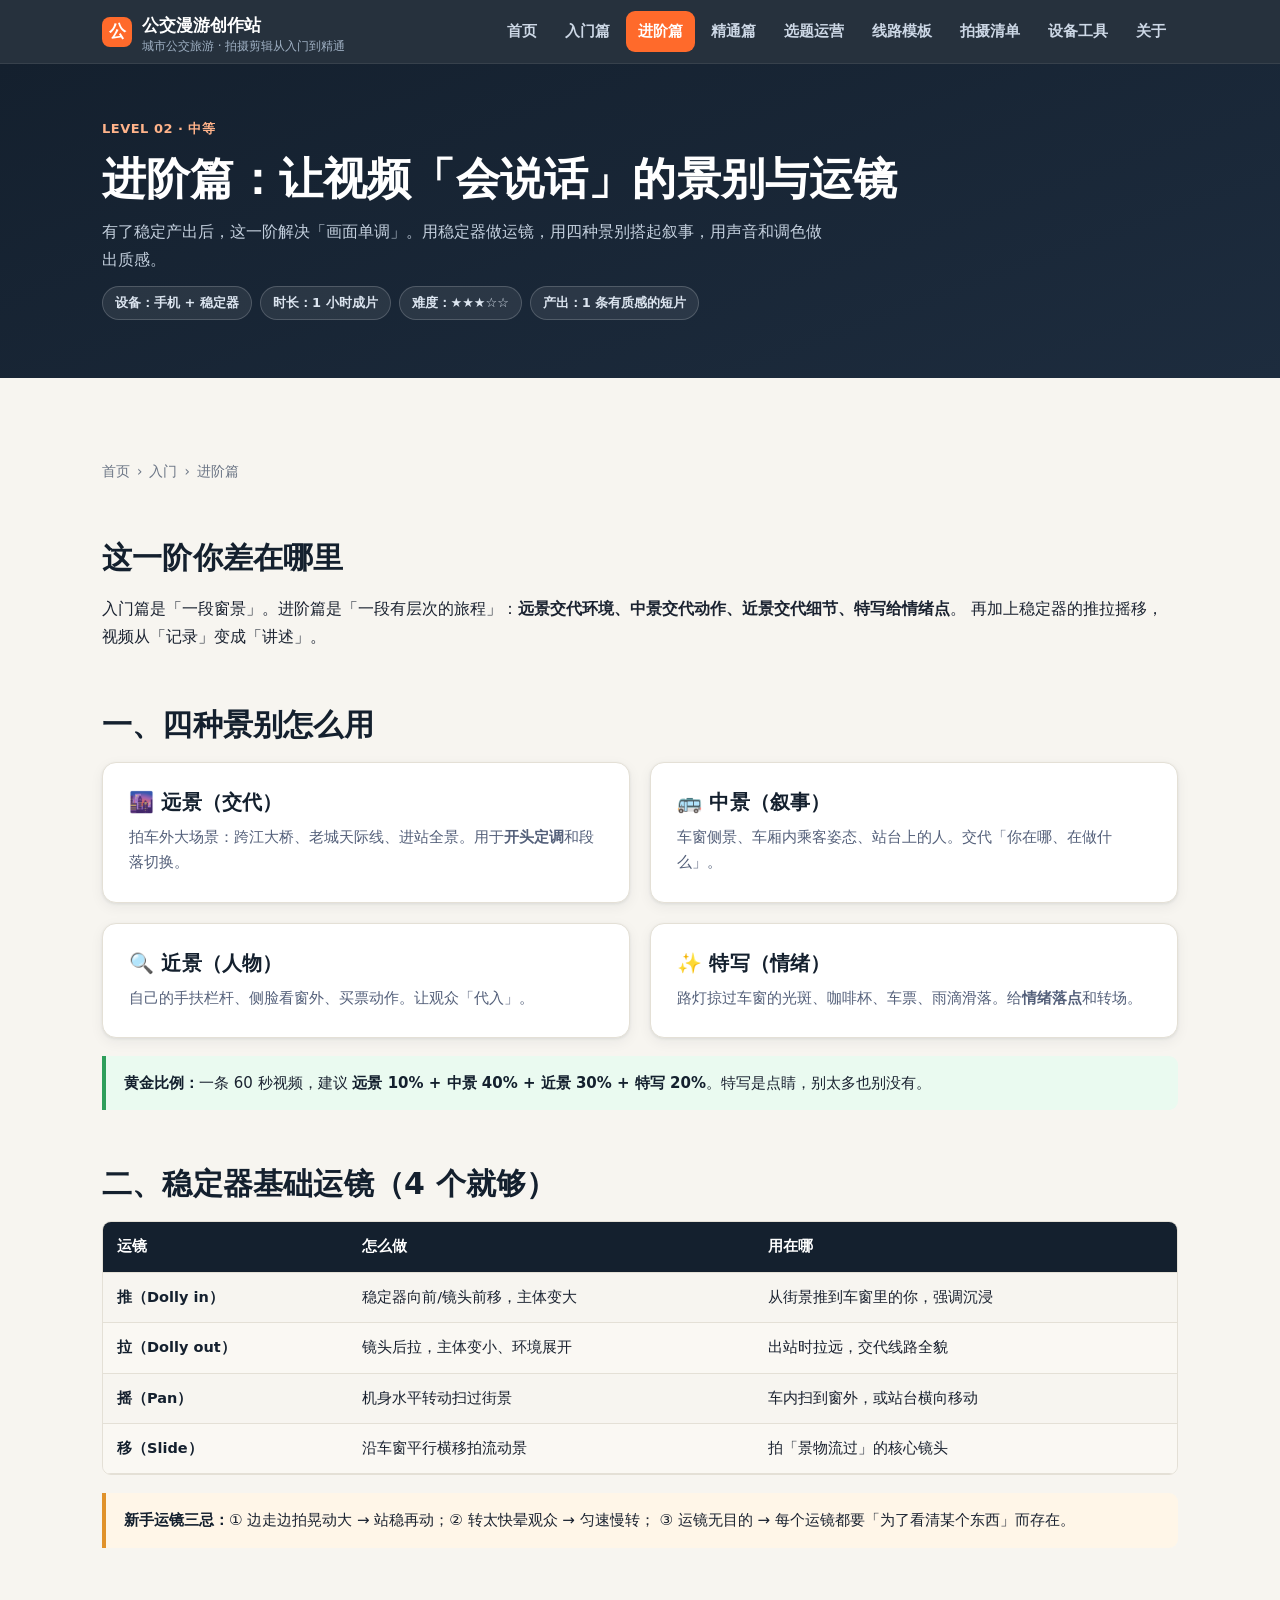
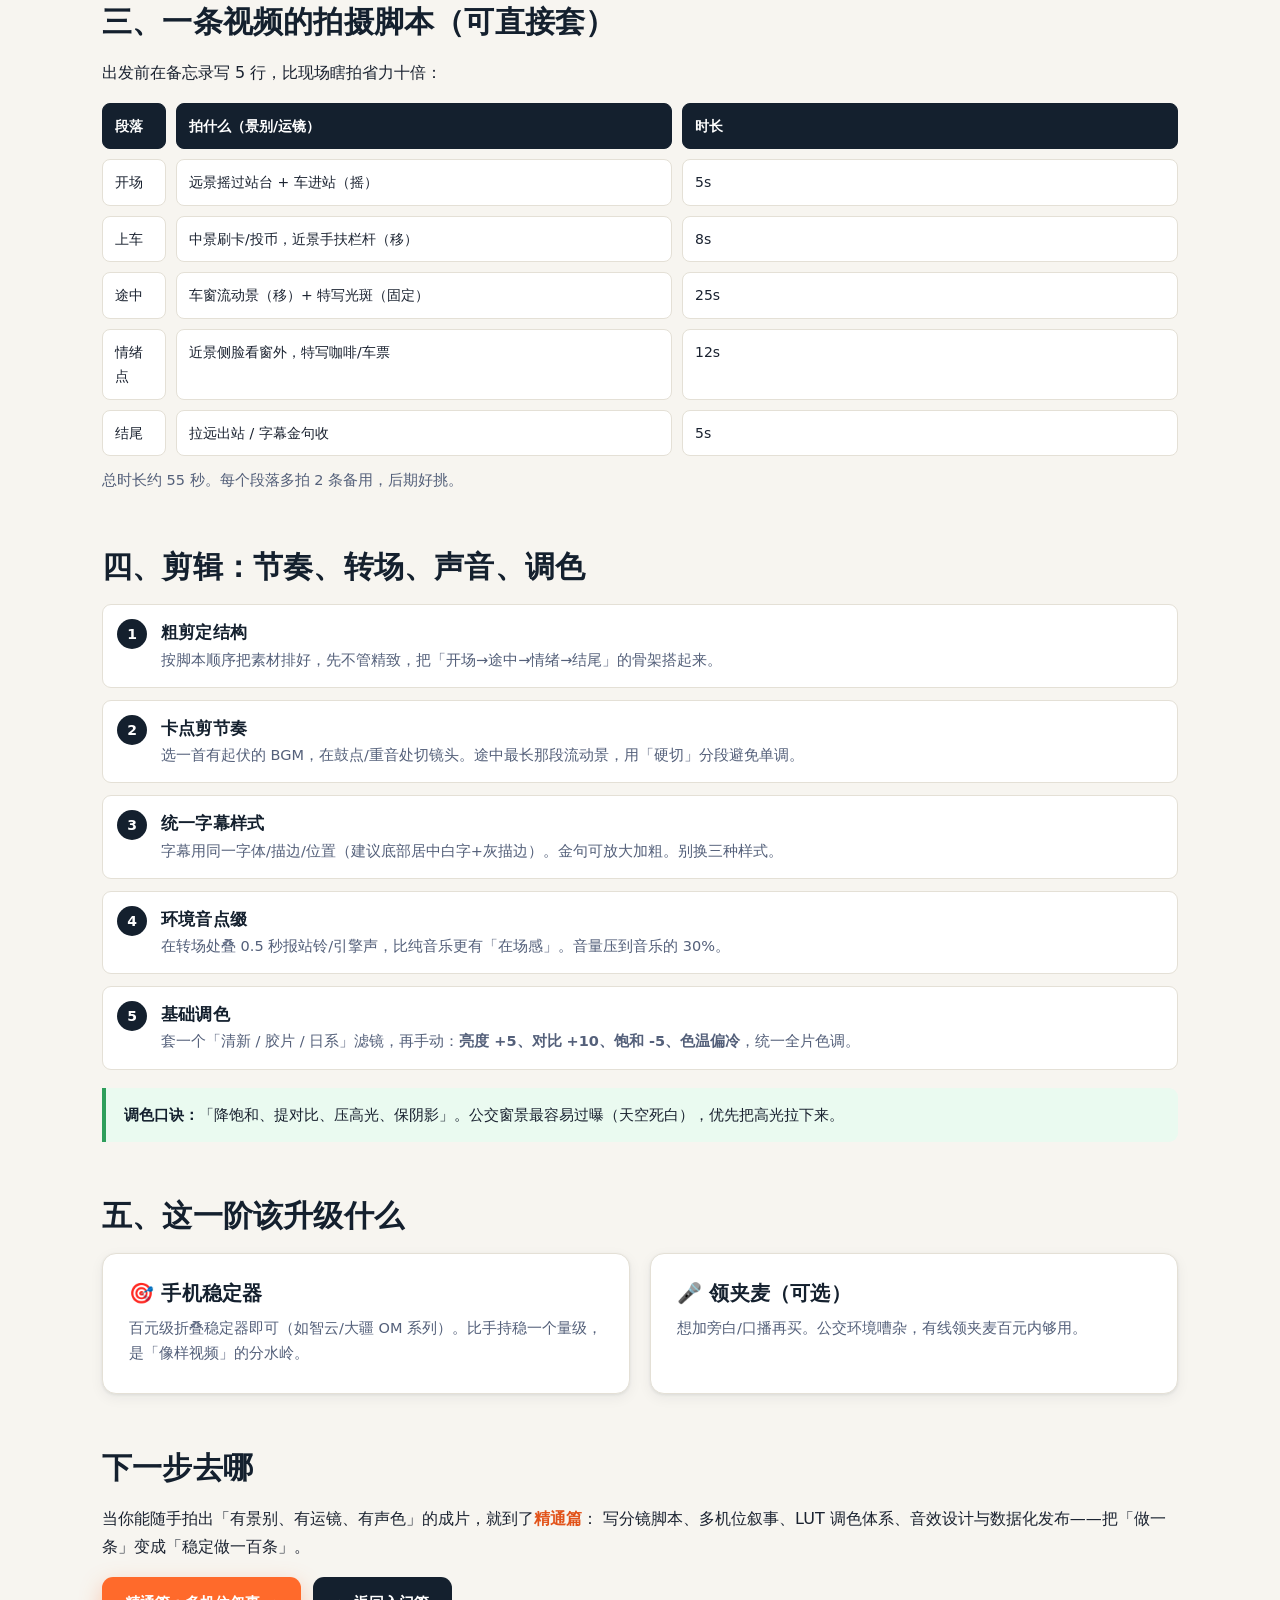
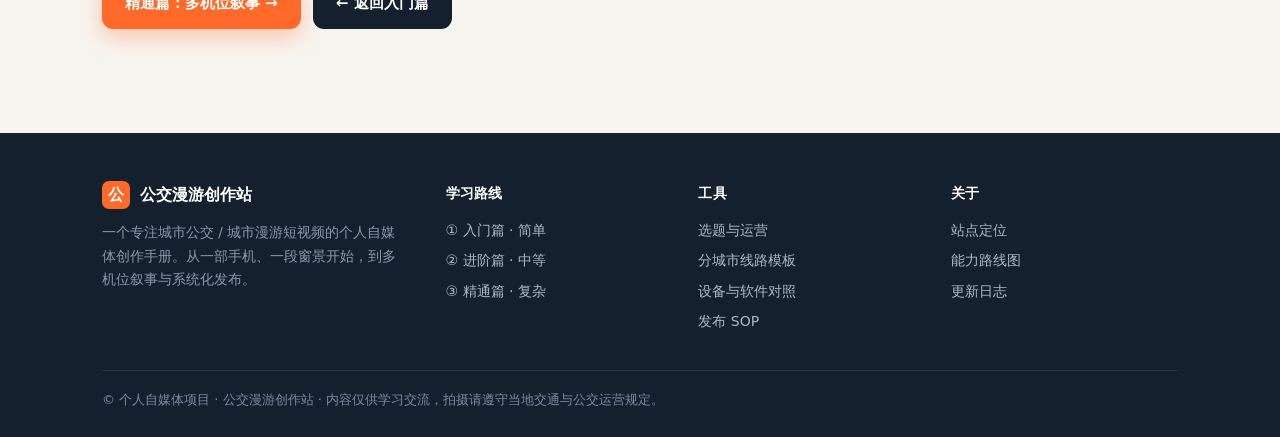
<file: pages/intermediate.html>
<!DOCTYPE html>
<html lang="zh-CN">
<head>
  <meta charset="UTF-8">
  <meta name="viewport" content="width=device-width, initial-scale=1.0">
  <title>进阶篇 · 多景别与运镜拍摄剪辑 | 公交漫游创作站</title>
  <meta name="description" content="城市公交旅游短视频进阶：稳定器运镜、远中近特写四景别、转场、字幕BGM与基础调色，做出有画面语言的成片。">
  <link rel="stylesheet" href="../assets/css/style.css">
</head>
<body data-page="intermediate">

  <header class="page-head">
    <div class="container">
      <div class="eyebrow">Level 02 · 中等</div>
      <h1>进阶篇：让视频「会说话」的景别与运镜</h1>
      <p>有了稳定产出后，这一阶解决「画面单调」。用稳定器做运镜，用四种景别搭起叙事，用声音和调色做出质感。</p>
      <div class="chips">
        <span class="chip chip--lv2">设备：手机 + 稳定器</span>
        <span class="chip chip--lv2">时长：1 小时成片</span>
        <span class="chip chip--lv2">难度：★★★☆☆</span>
        <span class="chip chip--lv2">产出：1 条有质感的短片</span>
      </div>
    </div>
  </header>

  <main class="section">
    <div class="container">

      <div class="crumb"><a href="../index.html">首页</a><span>›</span><a href="beginner.html">入门</a><span>›</span>进阶篇</div>

      <h2>这一阶你差在哪里</h2>
      <p>
        入门篇是「一段窗景」。进阶篇是「一段有层次的旅程」：<b>远景交代环境、中景交代动作、近景交代细节、特写给情绪点</b>。
        再加上稳定器的推拉摇移，视频从「记录」变成「讲述」。
      </p>

      <!-- 四景别 -->
      <h2>一、四种景别怎么用</h2>
      <div class="grid grid-2">
        <div class="card">
          <h3 style="margin-top:0;">🌆 远景（交代）</h3>
          <p style="margin:0;color:#54607a;font-size:14.5px;">拍车外大场景：跨江大桥、老城天际线、进站全景。用于<b>开头定调</b>和段落切换。</p>
        </div>
        <div class="card">
          <h3 style="margin-top:0;">🚌 中景（叙事）</h3>
          <p style="margin:0;color:#54607a;font-size:14.5px;">车窗侧景、车厢内乘客姿态、站台上的人。交代「你在哪、在做什么」。</p>
        </div>
        <div class="card">
          <h3 style="margin-top:0;">🔍 近景（人物）</h3>
          <p style="margin:0;color:#54607a;font-size:14.5px;">自己的手扶栏杆、侧脸看窗外、买票动作。让观众「代入」。</p>
        </div>
        <div class="card">
          <h3 style="margin-top:0;">✨ 特写（情绪）</h3>
          <p style="margin:0;color:#54607a;font-size:14.5px;">路灯掠过车窗的光斑、咖啡杯、车票、雨滴滑落。给<b>情绪落点</b>和转场。</p>
        </div>
      </div>
      <div class="callout callout--ok">
        <b>黄金比例：</b>一条 60 秒视频，建议 <b>远景 10% + 中景 40% + 近景 30% + 特写 20%</b>。特写是点睛，别太多也别没有。
      </div>

      <!-- 运镜 -->
      <h2>二、稳定器基础运镜（4 个就够）</h2>
      <div class="table-wrap">
        <table>
          <thead><tr><th>运镜</th><th>怎么做</th><th>用在哪</th></tr></thead>
          <tbody>
            <tr><td><b>推（Dolly in）</b></td><td>稳定器向前/镜头前移，主体变大</td><td>从街景推到车窗里的你，强调沉浸</td></tr>
            <tr><td><b>拉（Dolly out）</b></td><td>镜头后拉，主体变小、环境展开</td><td>出站时拉远，交代线路全貌</td></tr>
            <tr><td><b>摇（Pan）</b></td><td>机身水平转动扫过街景</td><td>车内扫到窗外，或站台横向移动</td></tr>
            <tr><td><b>移（Slide）</b></td><td>沿车窗平行横移拍流动景</td><td>拍「景物流过」的核心镜头</td></tr>
          </tbody>
        </table>
      </div>
      <div class="callout callout--warn">
        <b>新手运镜三忌：</b>① 边走边拍晃动大 → 站稳再动；② 转太快晕观众 → 匀速慢转；
        ③ 运镜无目的 → 每个运镜都要「为了看清某个东西」而存在。
      </div>

      <!-- 拍摄脚本模板 -->
      <h2>三、一条视频的拍摄脚本（可直接套）</h2>
      <p>出发前在备忘录写 5 行，比现场瞎拍省力十倍：</p>
      <div class="storyboard">
        <div class="sb-cell head">段落</div>
        <div class="sb-cell head">拍什么（景别/运镜）</div>
        <div class="sb-cell head">时长</div>
        <div class="sb-cell">开场</div>
        <div class="sb-cell">远景摇过站台 + 车进站（摇）</div>
        <div class="sb-cell">5s</div>
        <div class="sb-cell">上车</div>
        <div class="sb-cell">中景刷卡/投币，近景手扶栏杆（移）</div>
        <div class="sb-cell">8s</div>
        <div class="sb-cell">途中</div>
        <div class="sb-cell">车窗流动景（移）+ 特写光斑（固定）</div>
        <div class="sb-cell">25s</div>
        <div class="sb-cell">情绪点</div>
        <div class="sb-cell">近景侧脸看窗外，特写咖啡/车票</div>
        <div class="sb-cell">12s</div>
        <div class="sb-cell">结尾</div>
        <div class="sb-cell">拉远出站 / 字幕金句收</div>
        <div class="sb-cell">5s</div>
      </div>
      <p style="margin-top:12px;color:#54607a;font-size:14.5px;">总时长约 55 秒。每个段落多拍 2 条备用，后期好挑。</p>

      <!-- 剪辑 -->
      <h2>四、剪辑：节奏、转场、声音、调色</h2>
      <ol class="steps">
        <li>
          <h4>粗剪定结构</h4>
          <p>按脚本顺序把素材排好，先不管精致，把「开场→途中→情绪→结尾」的骨架搭起来。</p>
        </li>
        <li>
          <h4>卡点剪节奏</h4>
          <p>选一首有起伏的 BGM，在鼓点/重音处切镜头。途中最长那段流动景，用「硬切」分段避免单调。</p>
        </li>
        <li>
          <h4>统一字幕样式</h4>
          <p>字幕用同一字体/描边/位置（建议底部居中白字+灰描边）。金句可放大加粗。别换三种样式。</p>
        </li>
        <li>
          <h4>环境音点缀</h4>
          <p>在转场处叠 0.5 秒报站铃/引擎声，比纯音乐更有「在场感」。音量压到音乐的 30%。</p>
        </li>
        <li>
          <h4>基础调色</h4>
          <p>套一个「清新 / 胶片 / 日系」滤镜，再手动：<b>亮度 +5、对比 +10、饱和 -5、色温偏冷</b>，统一全片色调。</p>
        </li>
      </ol>

      <div class="callout callout--ok">
        <b>调色口诀：</b>「降饱和、提对比、压高光、保阴影」。公交窗景最容易过曝（天空死白），优先把高光拉下来。
      </div>

      <!-- 设备升级 -->
      <h2>五、这一阶该升级什么</h2>
      <div class="grid grid-2">
        <div class="card">
          <h3 style="margin-top:0;">🎯 手机稳定器</h3>
          <p style="margin:0;color:#54607a;font-size:14.5px;">百元级折叠稳定器即可（如智云/大疆 OM 系列）。比手持稳一个量级，是「像样视频」的分水岭。</p>
        </div>
        <div class="card">
          <h3 style="margin-top:0;">🎤 领夹麦（可选）</h3>
          <p style="margin:0;color:#54607a;font-size:14.5px;">想加旁白/口播再买。公交环境嘈杂，有线领夹麦百元内够用。</p>
        </div>
      </div>

      <h2>下一步去哪</h2>
      <p>当你能随手拍出「有景别、有运镜、有声色」的成片，就到了<a href="advanced.html"><b>精通篇</b></a>：
        写分镜脚本、多机位叙事、LUT 调色体系、音效设计与数据化发布——把「做一条」变成「稳定做一百条」。</p>
      <div class="cta" style="display:flex;gap:12px;flex-wrap:wrap;margin-top:14px;">
        <a class="btn btn--primary" href="advanced.html">精通篇：多机位叙事 →</a>
        <a class="btn btn--ink" href="beginner.html">← 返回入门篇</a>
      </div>
    </div>
  </main>

  <script src="../assets/js/site.js"></script>
</body>
</html>
</file>
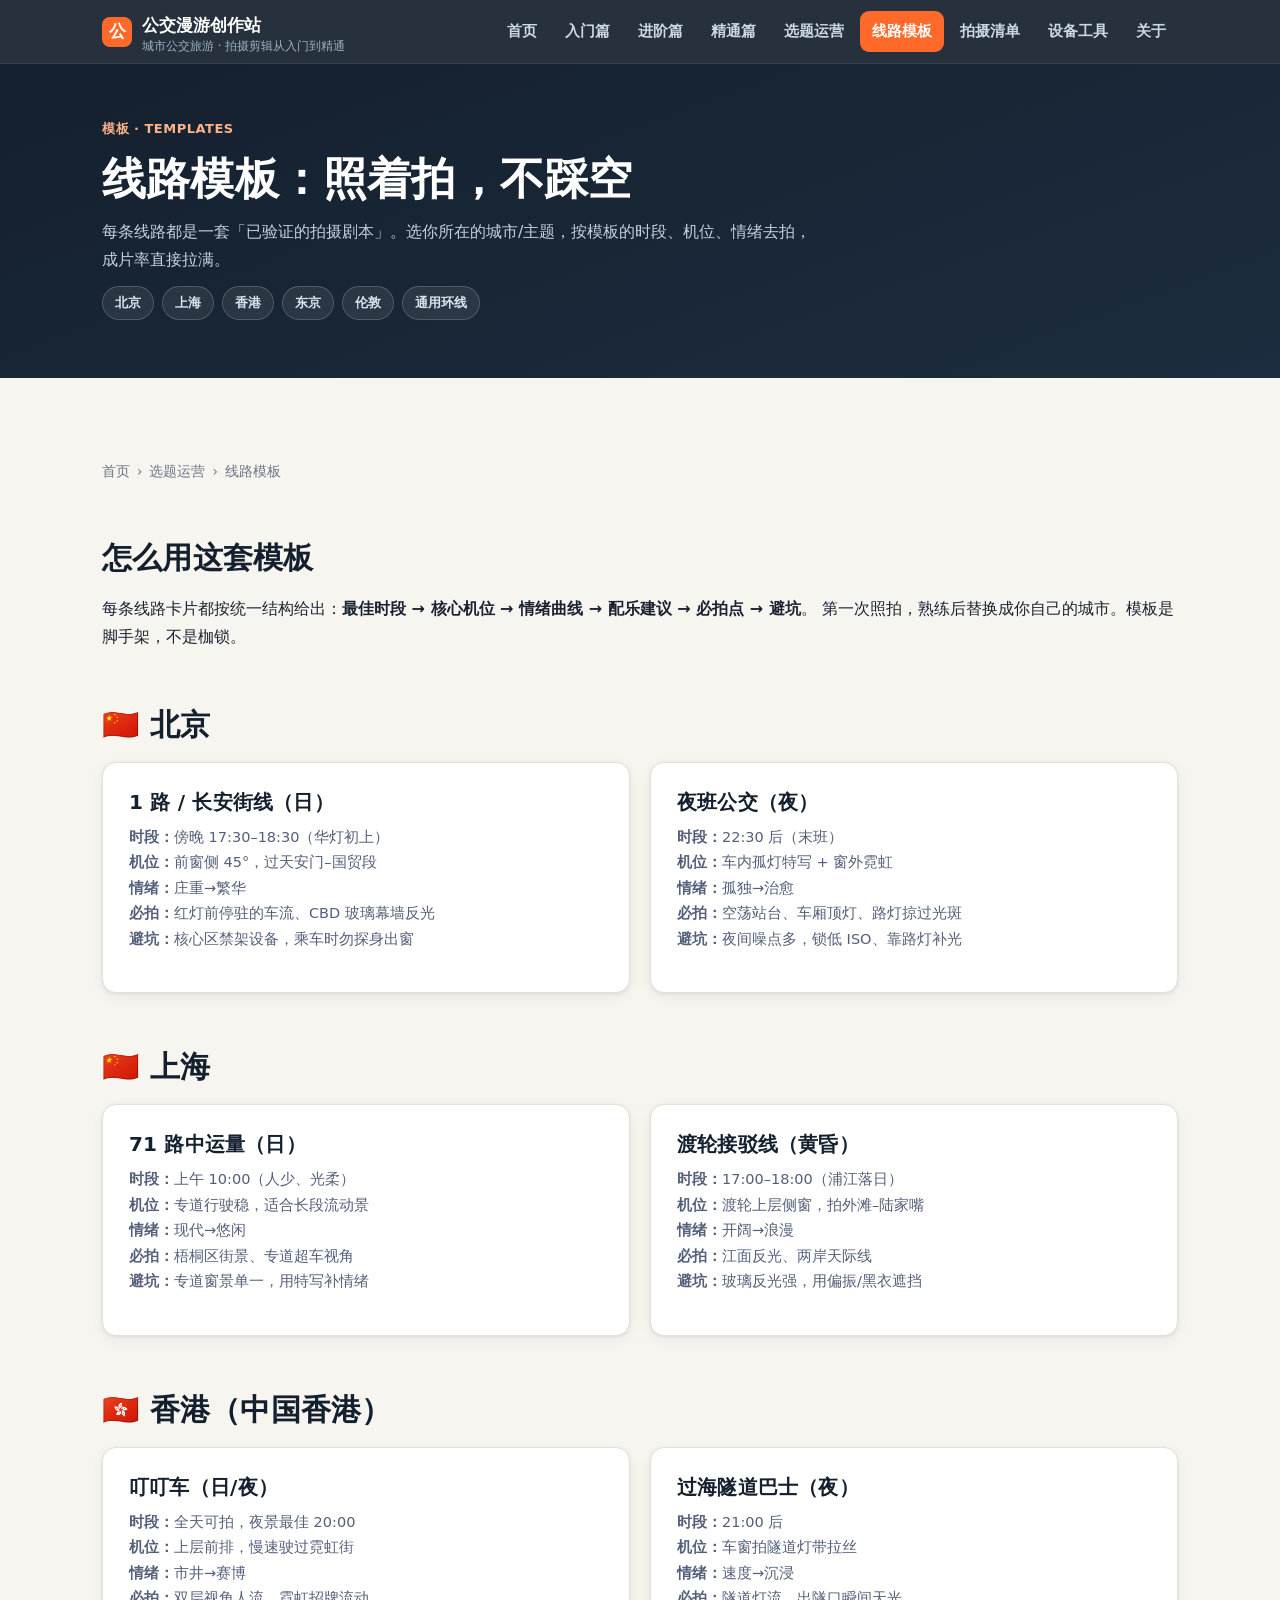
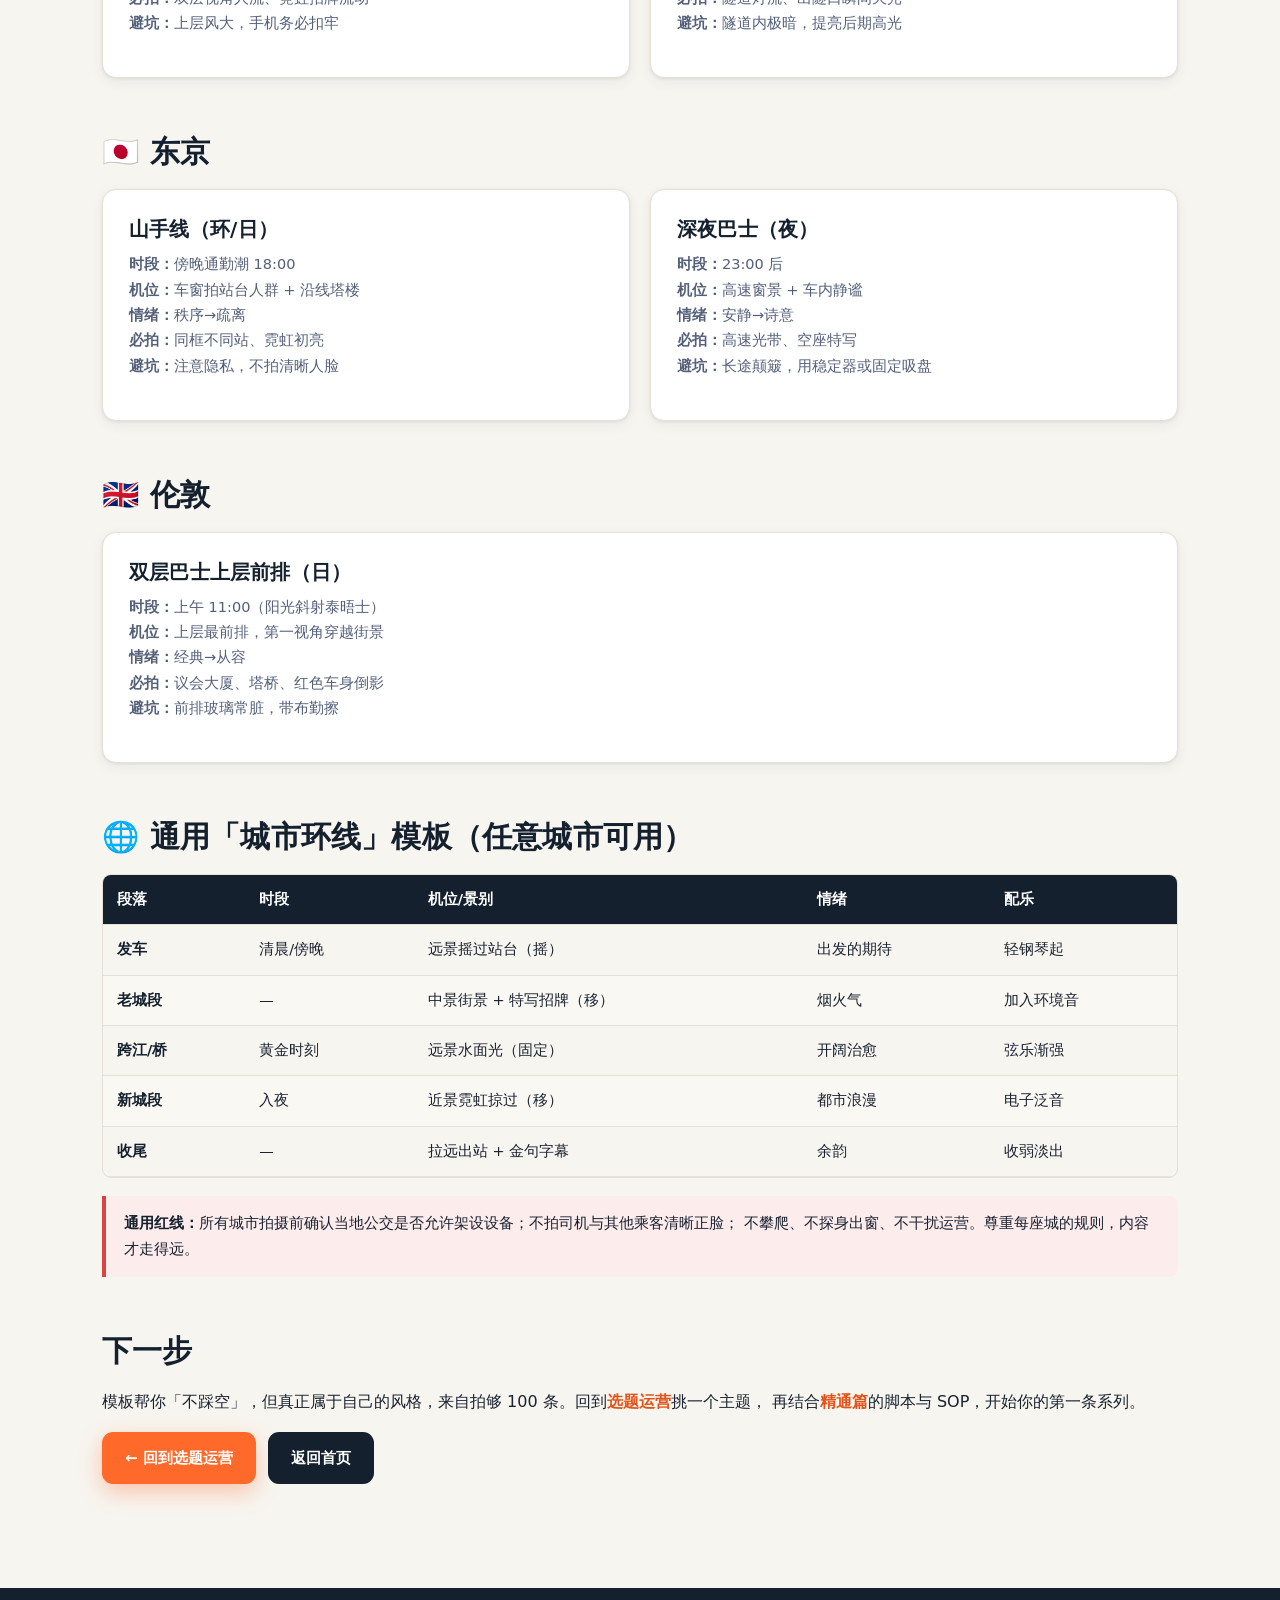
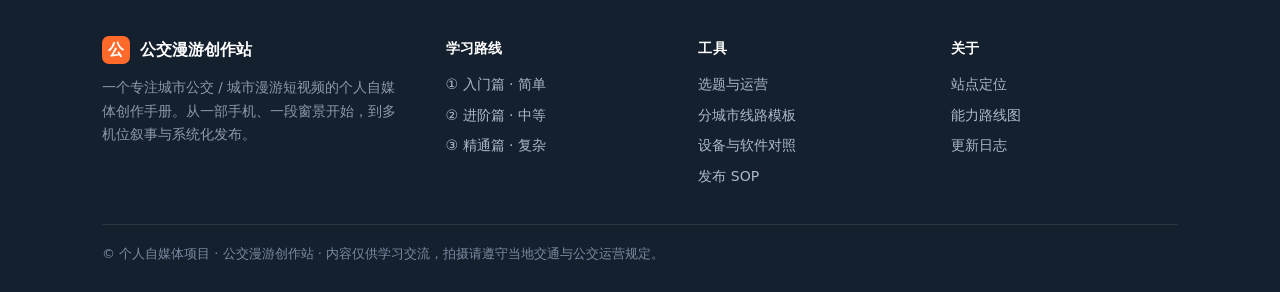
<file: pages/routes.html>
<!DOCTYPE html>
<html lang="zh-CN">
<head>
  <meta charset="UTF-8">
  <meta name="viewport" content="width=device-width, initial-scale=1.0">
  <title>线路模板 · 分城市公交拍摄模板 | 公交漫游创作站</title>
  <meta name="description" content="城市公交旅游短视频线路模板：北京/上海/香港/东京/伦敦等分城市与主题线路，含最佳时段、机位、情绪与避坑，直接照拍。">
  <link rel="stylesheet" href="../assets/css/style.css">
</head>
<body data-page="routes">

  <header class="page-head">
    <div class="container">
      <div class="eyebrow">模板 · Templates</div>
      <h1>线路模板：照着拍，不踩空</h1>
      <p>每条线路都是一套「已验证的拍摄剧本」。选你所在的城市/主题，按模板的时段、机位、情绪去拍，成片率直接拉满。</p>
      <div class="chips">
        <span class="chip">北京</span><span class="chip">上海</span><span class="chip">香港</span>
        <span class="chip">东京</span><span class="chip">伦敦</span><span class="chip">通用环线</span>
      </div>
    </div>
  </header>

  <main class="section">
    <div class="container">

      <div class="crumb"><a href="../index.html">首页</a><span>›</span><a href="ideas.html">选题运营</a><span>›</span>线路模板</div>

      <h2>怎么用这套模板</h2>
      <p>每条线路卡片都按统一结构给出：<b>最佳时段 → 核心机位 → 情绪曲线 → 配乐建议 → 必拍点 → 避坑</b>。
        第一次照拍，熟练后替换成你自己的城市。模板是脚手架，不是枷锁。</p>

      <!-- 北京 -->
      <h2>🇨🇳 北京</h2>
      <div class="grid grid-2">
        <div class="card">
          <h3 style="margin-top:0;">1 路 / 长安街线（日）</h3>
          <p style="color:#54607a;font-size:14.5px;">
            <b>时段：</b>傍晚 17:30–18:30（华灯初上）<br>
            <b>机位：</b>前窗侧 45°，过天安门–国贸段<br>
            <b>情绪：</b>庄重→繁华<br>
            <b>必拍：</b>红灯前停驻的车流、CBD 玻璃幕墙反光<br>
            <b>避坑：</b>核心区禁架设备，乘车时勿探身出窗
          </p>
        </div>
        <div class="card">
          <h3 style="margin-top:0;">夜班公交（夜）</h3>
          <p style="color:#54607a;font-size:14.5px;">
            <b>时段：</b>22:30 后（末班）<br>
            <b>机位：</b>车内孤灯特写 + 窗外霓虹<br>
            <b>情绪：</b>孤独→治愈<br>
            <b>必拍：</b>空荡站台、车厢顶灯、路灯掠过光斑<br>
            <b>避坑：</b>夜间噪点多，锁低 ISO、靠路灯补光
          </p>
        </div>
      </div>

      <!-- 上海 -->
      <h2>🇨🇳 上海</h2>
      <div class="grid grid-2">
        <div class="card">
          <h3 style="margin-top:0;">71 路中运量（日）</h3>
          <p style="color:#54607a;font-size:14.5px;">
            <b>时段：</b>上午 10:00（人少、光柔）<br>
            <b>机位：</b>专道行驶稳，适合长段流动景<br>
            <b>情绪：</b>现代→悠闲<br>
            <b>必拍：</b>梧桐区街景、专道超车视角<br>
            <b>避坑：</b>专道窗景单一，用特写补情绪
          </p>
        </div>
        <div class="card">
          <h3 style="margin-top:0;">渡轮接驳线（黄昏）</h3>
          <p style="color:#54607a;font-size:14.5px;">
            <b>时段：</b>17:00–18:00（浦江落日）<br>
            <b>机位：</b>渡轮上层侧窗，拍外滩–陆家嘴<br>
            <b>情绪：</b>开阔→浪漫<br>
            <b>必拍：</b>江面反光、两岸天际线<br>
            <b>避坑：</b>玻璃反光强，用偏振/黑衣遮挡
          </p>
        </div>
      </div>

      <!-- 香港 -->
      <h2>🇭🇰 香港（中国香港）</h2>
      <div class="grid grid-2">
        <div class="card">
          <h3 style="margin-top:0;">叮叮车（日/夜）</h3>
          <p style="color:#54607a;font-size:14.5px;">
            <b>时段：</b>全天可拍，夜景最佳 20:00<br>
            <b>机位：</b>上层前排，慢速驶过霓虹街<br>
            <b>情绪：</b>市井→赛博<br>
            <b>必拍：</b>双层视角人流、霓虹招牌流动<br>
            <b>避坑：</b>上层风大，手机务必扣牢
          </p>
        </div>
        <div class="card">
          <h3 style="margin-top:0;">过海隧道巴士（夜）</h3>
          <p style="color:#54607a;font-size:14.5px;">
            <b>时段：</b>21:00 后<br>
            <b>机位：</b>车窗拍隧道灯带拉丝<br>
            <b>情绪：</b>速度→沉浸<br>
            <b>必拍：</b>隧道灯流、出隧口瞬间天光<br>
            <b>避坑：</b>隧道内极暗，提亮后期高光
          </p>
        </div>
      </div>

      <!-- 东京 -->
      <h2>🇯🇵 东京</h2>
      <div class="grid grid-2">
        <div class="card">
          <h3 style="margin-top:0;">山手线（环/日）</h3>
          <p style="color:#54607a;font-size:14.5px;">
            <b>时段：</b>傍晚通勤潮 18:00<br>
            <b>机位：</b>车窗拍站台人群 + 沿线塔楼<br>
            <b>情绪：</b>秩序→疏离<br>
            <b>必拍：</b>同框不同站、霓虹初亮<br>
            <b>避坑：</b>注意隐私，不拍清晰人脸
          </p>
        </div>
        <div class="card">
          <h3 style="margin-top:0;">深夜巴士（夜）</h3>
          <p style="color:#54607a;font-size:14.5px;">
            <b>时段：</b>23:00 后<br>
            <b>机位：</b>高速窗景 + 车内静谧<br>
            <b>情绪：</b>安静→诗意<br>
            <b>必拍：</b>高速光带、空座特写<br>
            <b>避坑：</b>长途颠簸，用稳定器或固定吸盘
          </p>
        </div>
      </div>

      <!-- 伦敦 -->
      <h2>🇬🇧 伦敦</h2>
      <div class="card">
        <h3 style="margin-top:0;">双层巴士上层前排（日）</h3>
        <p style="color:#54607a;font-size:14.5px;">
          <b>时段：</b>上午 11:00（阳光斜射泰晤士）<br>
          <b>机位：</b>上层最前排，第一视角穿越街景<br>
          <b>情绪：</b>经典→从容<br>
          <b>必拍：</b>议会大厦、塔桥、红色车身倒影<br>
          <b>避坑：</b>前排玻璃常脏，带布勤擦
        </p>
      </div>

      <!-- 通用环线模板 -->
      <h2>🌐 通用「城市环线」模板（任意城市可用）</h2>
      <div class="table-wrap">
        <table>
          <thead><tr><th>段落</th><th>时段</th><th>机位/景别</th><th>情绪</th><th>配乐</th></tr></thead>
          <tbody>
            <tr><td><b>发车</b></td><td>清晨/傍晚</td><td>远景摇过站台（摇）</td><td>出发的期待</td><td>轻钢琴起</td></tr>
            <tr><td><b>老城段</b></td><td>—</td><td>中景街景 + 特写招牌（移）</td><td>烟火气</td><td>加入环境音</td></tr>
            <tr><td><b>跨江/桥</b></td><td>黄金时刻</td><td>远景水面光（固定）</td><td>开阔治愈</td><td>弦乐渐强</td></tr>
            <tr><td><b>新城段</b></td><td>入夜</td><td>近景霓虹掠过（移）</td><td>都市浪漫</td><td>电子泛音</td></tr>
            <tr><td><b>收尾</b></td><td>—</td><td>拉远出站 + 金句字幕</td><td>余韵</td><td>收弱淡出</td></tr>
          </tbody>
        </table>
      </div>

      <div class="callout callout--bad">
        <b>通用红线：</b>所有城市拍摄前确认当地公交是否允许架设设备；不拍司机与其他乘客清晰正脸；
        不攀爬、不探身出窗、不干扰运营。尊重每座城的规则，内容才走得远。
      </div>

      <h2>下一步</h2>
      <p>模板帮你「不踩空」，但真正属于自己的风格，来自拍够 100 条。回到<a href="ideas.html"><b>选题运营</b></a>挑一个主题，
        再结合<a href="advanced.html"><b>精通篇</b></a>的脚本与 SOP，开始你的第一条系列。</p>
      <div class="cta" style="display:flex;gap:12px;flex-wrap:wrap;margin-top:14px;">
        <a class="btn btn--primary" href="ideas.html">← 回到选题运营</a>
        <a class="btn btn--ink" href="../index.html">返回首页</a>
      </div>
    </div>
  </main>

  <script src="../assets/js/site.js"></script>
</body>
</html>
</file>
<file: assets/css/style.css>
/* =====================================================================
   城市公交旅游自媒体创作站 — 设计系统
   主题：公交 / 城市漫游 / 从简单到复杂的拍摄剪辑
   配色灵感：交通指示橙 + 深蓝夜景 + 暖白纸张
   ===================================================================== */

:root {
  /* 主色 */
  --c-transit: #ff6a2b;        /* 公交橙 */
  --c-transit-dark: #e2531a;
  --c-night: #14202e;          /* 夜景深蓝 */
  --c-night-2: #1d2c3e;
  --c-ink: #1a2230;            /* 正文墨色 */
  --c-paper: #f7f5f0;          /* 暖白纸张 */
  --c-paper-2: #ffffff;
  --c-line: #e4e0d6;           /* 分隔线 */

  /* 阶段色 */
  --c-lv1: #4caf7d;            /* 入门 绿 */
  --c-lv2: #f2a93b;            /* 进阶 黄 */
  --c-lv3: #d9534f;            /* 精通 红 */

  /* 功能色 */
  --c-accent: #2f80ed;
  --c-ok: #2e9e5b;
  --c-warn: #e0922b;
  --c-bad: #d64545;

  /* 排版 */
  --font-sans: "PingFang SC", "Microsoft YaHei", "Hiragino Sans GB", system-ui, -apple-system, "Segoe UI", Roboto, sans-serif;
  --font-mono: "SF Mono", "JetBrains Mono", "Cascadia Code", Consolas, monospace;

  /* 尺寸 */
  --maxw: 1120px;
  --radius: 14px;
  --radius-sm: 9px;
  --shadow-sm: 0 1px 3px rgba(20,32,46,.08), 0 4px 14px rgba(20,32,46,.06);
  --shadow-md: 0 8px 30px rgba(20,32,46,.12);
  --nav-h: 64px;
}

* { box-sizing: border-box; }

html { scroll-behavior: smooth; }

body {
  margin: 0;
  font-family: var(--font-sans);
  color: var(--c-ink);
  background: var(--c-paper);
  line-height: 1.75;
  font-size: 16px;
  -webkit-font-smoothing: antialiased;
}

img { max-width: 100%; display: block; }
a { color: var(--c-transit-dark); text-decoration: none; }
a:hover { text-decoration: underline; }

h1, h2, h3, h4 { line-height: 1.3; color: var(--c-night); font-weight: 800; letter-spacing: .2px; }
h1 { font-size: clamp(28px, 4.2vw, 44px); margin: 0 0 .4em; }
h2 { font-size: clamp(22px, 3vw, 30px); margin: 1.8em 0 .6em; }
h3 { font-size: 20px; margin: 1.4em 0 .5em; }
h4 { font-size: 17px; margin: 1.1em 0 .4em; }
p { margin: 0 0 1em; }

/* ---------- 布局容器 ---------- */
.container { max-width: var(--maxw); margin: 0 auto; padding: 0 22px; }
.section { padding: 64px 0; }
.section--tight { padding: 40px 0; }

/* ---------- 顶部导航 (注入) ---------- */
.site-nav {
  position: sticky; top: 0; z-index: 50;
  height: var(--nav-h);
  background: rgba(20,32,46,.92);
  backdrop-filter: saturate(160%) blur(10px);
  border-bottom: 1px solid rgba(255,255,255,.08);
}
.site-nav .nav-inner {
  max-width: var(--maxw); margin: 0 auto; height: 100%;
  display: flex; align-items: center; gap: 18px; padding: 0 22px;
}
.site-nav .brand {
  display: flex; align-items: center; gap: 10px; font-weight: 800;
  color: #fff; font-size: 17px; white-space: nowrap;
}
.site-nav .brand .logo {
  width: 30px; height: 30px; border-radius: 8px;
  background: var(--c-transit); color: #fff;
  display: grid; place-items: center; font-size: 17px; font-weight: 900;
}
.site-nav .brand small { color: #9fb0c3; font-weight: 500; font-size: 12px; display: block; line-height: 1; }
.site-nav .nav-links { margin-left: auto; display: flex; gap: 4px; flex-wrap: wrap; }
.site-nav .nav-links a {
  color: #cdd8e6; padding: 8px 12px; border-radius: 9px; font-size: 14.5px;
  font-weight: 600; transition: .18s;
}
.site-nav .nav-links a:hover { background: rgba(255,255,255,.08); color: #fff; text-decoration: none; }
.site-nav .nav-links a.active { color: #fff; background: var(--c-transit); }
.nav-toggle { display: none; }

/* ---------- Hero ---------- */
.hero {
  position: relative; overflow: hidden;
  background:
    radial-gradient(1200px 500px at 80% -10%, rgba(255,106,43,.20), transparent 60%),
    linear-gradient(160deg, var(--c-night) 0%, var(--c-night-2) 55%, #0f1822 100%);
  color: #eaf0f7; padding: 84px 0 72px;
}
.hero::after {
  content: ""; position: absolute; inset: auto 0 0 0; height: 88px;
  background: repeating-linear-gradient(90deg, rgba(255,255,255,.05) 0 26px, transparent 26px 52px);
  mask: linear-gradient(to top, #000, transparent);
}
.hero .eyebrow {
  display: inline-flex; align-items: center; gap: 8px;
  background: rgba(255,106,43,.16); color: #ffb38a;
  border: 1px solid rgba(255,106,43,.35);
  padding: 6px 13px; border-radius: 999px; font-size: 13px; font-weight: 700;
  letter-spacing: .4px; margin-bottom: 18px;
}
.hero h1 { color: #fff; }
.hero h1 .hl { color: var(--c-transit); }
.hero p.lead { font-size: clamp(16px, 2vw, 19px); color: #c4d0de; max-width: 680px; }
.hero .cta { margin-top: 26px; display: flex; gap: 12px; flex-wrap: wrap; }

.btn {
  display: inline-flex; align-items: center; gap: 8px;
  padding: 12px 22px; border-radius: 11px; font-weight: 700; font-size: 15px;
  border: 1px solid transparent; cursor: pointer; transition: .18s; text-decoration: none;
}
.btn:hover { text-decoration: none; transform: translateY(-1px); }
.btn--primary { background: var(--c-transit); color: #fff; box-shadow: 0 8px 22px rgba(255,106,43,.35); }
.btn--primary:hover { background: var(--c-transit-dark); color: #fff; }
.btn--ghost { background: transparent; color: #eaf0f7; border-color: rgba(255,255,255,.28); }
.btn--ghost:hover { border-color: #fff; color: #fff; }
.btn--ink { background: var(--c-night); color: #fff; }
.btn--ink:hover { background: #000; color: #fff; }

/* ---------- 统计条 ---------- */
.stats { display: grid; grid-template-columns: repeat(4, 1fr); gap: 14px; margin-top: 40px; }
.stats .stat {
  background: rgba(255,255,255,.06); border: 1px solid rgba(255,255,255,.10);
  border-radius: var(--radius-sm); padding: 16px 18px;
}
.stats .stat b { display: block; font-size: 26px; color: #fff; font-weight: 900; }
.stats .stat span { color: #9fb0c3; font-size: 13px; }

/* ---------- 卡片 ---------- */
.card {
  background: var(--c-paper-2); border: 1px solid var(--c-line);
  border-radius: var(--radius); padding: 26px; box-shadow: var(--shadow-sm);
}
.grid { display: grid; gap: 20px; }
.grid-3 { grid-template-columns: repeat(3, 1fr); }
.grid-2 { grid-template-columns: repeat(2, 1fr); }
.grid-auto { grid-template-columns: repeat(auto-fit, minmax(260px, 1fr)); }

/* ---------- 阶段卡 (首页入口) ---------- */
.level-card {
  position: relative; overflow: hidden; padding: 26px; border-radius: var(--radius);
  background: var(--c-paper-2); border: 1px solid var(--c-line);
  box-shadow: var(--shadow-sm); transition: .2s; display: flex; flex-direction: column;
}
.level-card:hover { transform: translateY(-4px); box-shadow: var(--shadow-md); }
.level-card .tag {
  align-self: flex-start; font-size: 12px; font-weight: 800; letter-spacing: .5px;
  padding: 5px 11px; border-radius: 999px; color: #fff; margin-bottom: 14px;
}
.level-card .lv-num { position: absolute; right: 16px; top: 10px; font-size: 56px; font-weight: 900; opacity: .07; }
.level-card h3 { margin: 0 0 6px; }
.level-card .meta { color: #6b7585; font-size: 13.5px; margin-bottom: 12px; }
.level-card ul { margin: 0 0 18px; padding-left: 18px; color: #3f4a59; font-size: 14.5px; }
.level-card ul li { margin: .3em 0; }
.level-card .go { margin-top: auto; font-weight: 700; color: var(--c-transit-dark); }

.tag--lv1 { background: var(--c-lv1); }
.tag--lv2 { background: var(--c-lv2); }
.tag--lv3 { background: var(--c-lv3); }

/* ---------- 路线图时间轴 ---------- */
.roadmap { position: relative; margin: 10px 0 0; padding-left: 0; }
.roadmap::before {
  content: ""; position: absolute; left: 19px; top: 8px; bottom: 8px; width: 3px;
  background: linear-gradient(var(--c-lv1), var(--c-lv2), var(--c-lv3));
}
.rm-step { position: relative; padding: 0 0 30px 60px; }
.rm-step:last-child { padding-bottom: 0; }
.rm-step .dot {
  position: absolute; left: 8px; top: 4px; width: 26px; height: 26px; border-radius: 50%;
  background: #fff; border: 3px solid var(--c-line); display: grid; place-items: center;
  font-size: 12px; font-weight: 900; color: #fff; z-index: 1;
}
.rm-step.lv1 .dot { border-color: var(--c-lv1); background: var(--c-lv1); }
.rm-step.lv2 .dot { border-color: var(--c-lv2); background: var(--c-lv2); }
.rm-step.lv3 .dot { border-color: var(--c-lv3); background: var(--c-lv3); }
.rm-step h4 { margin: 0 0 4px; }
.rm-step p { margin: 0; color: #5a6675; font-size: 14.5px; }

/* ---------- 提示框 ---------- */
.callout {
  border-left: 4px solid var(--c-accent); background: #eef4ff;
  padding: 14px 18px; border-radius: 0 var(--radius-sm) var(--radius-sm) 0; margin: 18px 0;
  font-size: 15px;
}
.callout--ok { border-color: var(--c-ok); background: #eafaf0; }
.callout--warn { border-color: var(--c-warn); background: #fff6e8; }
.callout--bad { border-color: var(--c-bad); background: #fdecec; }
.callout b { color: var(--c-night); }
.callout p:last-child { margin-bottom: 0; }

/* ---------- 步骤清单 (拍摄流程) ---------- */
.steps { counter-reset: s; margin: 0; padding: 0; list-style: none; }
.steps > li {
  position: relative; counter-increment: s; padding: 14px 16px 14px 58px;
  border: 1px solid var(--c-line); border-radius: var(--radius-sm);
  background: var(--c-paper-2); margin-bottom: 12px;
}
.steps > li::before {
  content: counter(s); position: absolute; left: 14px; top: 14px;
  width: 30px; height: 30px; border-radius: 50%; background: var(--c-night);
  color: #fff; font-weight: 900; display: grid; place-items: center; font-size: 14px;
}
.steps > li h4 { margin: 2px 0 4px; }
.steps > li p { margin: 0; color: #54607a; font-size: 14.5px; }

/* ---------- 表格 ---------- */
.table-wrap { overflow-x: auto; border: 1px solid var(--c-line); border-radius: var(--radius-sm); margin: 18px 0; }
table { width: 100%; border-collapse: collapse; font-size: 14.5px; min-width: 560px; }
th, td { padding: 12px 14px; text-align: left; border-bottom: 1px solid var(--c-line); vertical-align: top; }
thead th { background: var(--c-night); color: #fff; font-weight: 700; }
tbody tr:nth-child(even) { background: #faf8f3; }
td b { color: var(--c-night); }

/* ---------- 标签 / 芯片 ---------- */
.chips { display: flex; flex-wrap: wrap; gap: 8px; margin: 12px 0; }
.chip {
  font-size: 13px; font-weight: 600; padding: 5px 12px; border-radius: 999px;
  background: #fff; border: 1px solid var(--c-line); color: #4a5568;
}
.chip--lv1 { background: #eafaf0; border-color: #bfe9cf; color: #1f7a4d; }
.chip--lv2 { background: #fff6e8; border-color: #f3d9a8; color: #9a6510; }
.chip--lv3 { background: #fdecec; border-color: #f3c4c4; color: #a82f2f; }

/* ---------- 进度条 ---------- */
.progress { height: 10px; border-radius: 999px; background: #e7e2d7; overflow: hidden; }
.progress > i { display: block; height: 100%; border-radius: 999px; background: linear-gradient(90deg, var(--c-transit), var(--c-transit-dark)); }

/* ---------- 设备档位卡 ---------- */
.gear-tier { border: 1px solid var(--c-line); border-radius: var(--radius); overflow: hidden; background: #fff; }
.gear-tier .head { padding: 16px 20px; color: #fff; font-weight: 800; }
.gear-tier .head small { display: block; font-weight: 500; opacity: .85; font-size: 13px; }
.gear-tier .body { padding: 18px 20px; }
.gear-tier ul { margin: 0; padding-left: 18px; font-size: 14.5px; }
.gear-tier ul li { margin: .35em 0; }
.tier--lv1 .head { background: var(--c-lv1); }
.tier--lv2 .head { background: var(--c-lv2); }
.tier--lv3 .head { background: var(--c-lv3); }

/* ---------- 分镜表 ---------- */
.storyboard { display: grid; grid-template-columns: 64px 1fr 1fr; gap: 10px; }
.sb-cell { border: 1px solid var(--c-line); border-radius: 8px; padding: 10px 12px; font-size: 14px; background: #fff; }
.sb-cell.head { background: var(--c-night); color: #fff; font-weight: 700; border-color: var(--c-night); }

/* ---------- 页脚 (注入) ---------- */
.site-foot {
  background: var(--c-night); color: #aeb9c8; padding: 48px 0 26px; margin-top: 40px; font-size: 14px;
}
.site-foot .foot-grid { display: grid; grid-template-columns: 1.4fr 1fr 1fr 1fr; gap: 26px; }
.site-foot h5 { color: #fff; font-size: 14px; margin: 0 0 12px; letter-spacing: .3px; }
.site-foot a { color: #aeb9c8; display: block; margin: 6px 0; }
.site-foot a:hover { color: #fff; text-decoration: none; }
.site-foot .brand-row { display: flex; align-items: center; gap: 10px; color: #fff; font-weight: 800; font-size: 16px; }
.site-foot .brand-row .logo { width: 28px; height: 28px; border-radius: 7px; background: var(--c-transit); display: grid; place-items: center; }
.site-foot .foot-bottom { border-top: 1px solid rgba(255,255,255,.1); margin-top: 30px; padding-top: 18px; color: #7c8aa0; font-size: 13px; }

/* ---------- 面包屑 ---------- */
.crumb { font-size: 13.5px; color: #6b7585; margin: 18px 0 4px; }
.crumb a { color: #6b7585; }
.crumb span { margin: 0 7px; }

/* ---------- 页面标题区 ---------- */
.page-head { background: linear-gradient(160deg, var(--c-night), var(--c-night-2)); color: #eaf0f7; padding: 54px 0 46px; }
.page-head .eyebrow { color: #ffb38a; font-weight: 700; font-size: 13px; letter-spacing: .5px; text-transform: uppercase; }
.page-head h1 { color: #fff; margin: .2em 0 .25em; }
.page-head p { color: #c4d0de; max-width: 720px; margin: 0; }
.page-head .chips .chip { background: rgba(255,255,255,.08); border-color: rgba(255,255,255,.18); color: #dbe4ef; }

/* ---------- 提示/要点列表 ---------- */
.tips { list-style: none; padding: 0; margin: 14px 0; }
.tips li { padding: 10px 0 10px 30px; position: relative; border-bottom: 1px dashed var(--c-line); }
.tips li:last-child { border-bottom: 0; }
.tips li::before { content: "▸"; position: absolute; left: 6px; top: 9px; color: var(--c-transit); font-weight: 900; }

/* ---------- 代码/命令框 ---------- */
.kbd {
  font-family: var(--font-mono); font-size: 13px; background: #14202e; color: #9fe3b8;
  padding: 2px 8px; border-radius: 6px; border: 1px solid #2a3a4f;
}

/* ---------- 返回顶部 ---------- */
.to-top {
  position: fixed; right: 22px; bottom: 22px; width: 46px; height: 46px; border-radius: 50%;
  background: var(--c-transit); color: #fff; border: none; cursor: pointer; font-size: 20px;
  box-shadow: 0 8px 22px rgba(255,106,43,.4); opacity: 0; pointer-events: none; transition: .25s; z-index: 40;
}
.to-top.show { opacity: 1; pointer-events: auto; }

/* ---------- 响应式 ---------- */
@media (max-width: 880px) {
  .grid-3, .grid-2 { grid-template-columns: 1fr; }
  .stats { grid-template-columns: repeat(2, 1fr); }
  .site-foot .foot-grid { grid-template-columns: 1fr 1fr; }
  .site-nav .nav-links { display: none; position: absolute; top: var(--nav-h); left: 0; right: 0;
    flex-direction: column; background: var(--c-night); padding: 10px; gap: 2px; }
  .site-nav .nav-links.open { display: flex; }
  .nav-toggle { display: block; margin-left: auto; background: none; border: 1px solid rgba(255,255,255,.25);
    color: #fff; border-radius: 8px; padding: 7px 11px; font-size: 18px; cursor: pointer; }
  .site-nav .nav-links { margin-left: 0; }
  .site-nav .nav-inner { position: relative; }
}
@media (max-width: 560px) {
  .stats { grid-template-columns: 1fr 1fr; }
  .site-foot .foot-grid { grid-template-columns: 1fr; }
  .section { padding: 46px 0; }
}

/* ---------- 模拟作品墙 ---------- */
.showcase { background: #fff; border-top: 1px solid var(--c-line); border-bottom: 1px solid var(--c-line); }
.eyebrow--transit { color: var(--c-transit-dark); font-weight: 700; letter-spacing: .5px; }
.showcase-head { text-align: center; max-width: 740px; margin: 0 auto; }
.showcase-sub { color: #5a6675; margin-top: 6px; }
.showcase-sub b { color: var(--c-transit-dark); }

.series-tabs { display: flex; flex-wrap: wrap; gap: 10px; justify-content: center; margin: 28px 0 30px; }
.series-tab { border: 1px solid var(--c-line); background: var(--c-paper); color: var(--c-ink);
  padding: 8px 17px; border-radius: 999px; font-size: 14px; cursor: pointer; font-family: inherit; transition: .18s; }
.series-tab:hover { border-color: var(--c-transit); color: var(--c-transit-dark); }
.series-tab.is-active { background: var(--c-transit); border-color: var(--c-transit); color: #fff; }

.work-grid { display: grid; grid-template-columns: repeat(3, 1fr); gap: 22px; }
.work-card { border: 1px solid var(--c-line); border-radius: var(--radius); overflow: hidden;
  background: var(--c-paper-2); transition: .2s; display: flex; flex-direction: column; }
.work-card:hover { box-shadow: var(--shadow-md); transform: translateY(-3px); }
.work-card.is-hidden { display: none; }
.work-thumb { aspect-ratio: 16 / 10; display: flex; align-items: center; justify-content: center; position: relative; }
.work-thumb .play { width: 46px; height: 46px; border-radius: 50%; background: rgba(255,255,255,.92);
  color: var(--c-night); display: flex; align-items: center; justify-content: center; font-size: 16px;
  box-shadow: 0 4px 14px rgba(0,0,0,.2); }
.thumb-a { background: linear-gradient(135deg, #ff6a2b, #ffb088); }
.thumb-b { background: linear-gradient(135deg, #14202e, #3a5a7a); }
.thumb-c { background: linear-gradient(135deg, #4caf7d, #a8e6c5); }
.thumb-d { background: linear-gradient(135deg, #2f80ed, #9ec5ff); }
.thumb-e { background: linear-gradient(135deg, #f2a93b, #ffe0a3); }
.thumb-f { background: linear-gradient(135deg, #d9534f, #ffb3b0); }

.work-body { padding: 15px 16px 17px; display: flex; flex-direction: column; gap: 8px; flex: 1; }
.series-badge { align-self: flex-start; font-size: 12px; padding: 3px 10px; border-radius: 999px; font-weight: 700; }
.sb-beginner { background: #e6f6ee; color: #2e9e5b; }
.sb-roam { background: #e8eefc; color: #2f80ed; }
.sb-route { background: #fdeee0; color: #e2531a; }
.sb-gear { background: #fff4dc; color: #b9791a; }
.sb-edit { background: #fdeaea; color: #c0392b; }
.work-title { font-size: 16px; margin: 0; line-height: 1.45; }
.work-cap { font-size: 13.5px; color: #5a6675; margin: 0; flex: 1; }
.work-stats { display: flex; gap: 14px; font-size: 12.5px; color: #7a8694;
  border-top: 1px dashed var(--c-line); padding-top: 10px; }

/* 评论墙 */
.comment-wall { margin-top: 46px; background: var(--c-paper); border: 1px solid var(--c-line);
  border-radius: var(--radius); padding: 24px 26px; }
.cw-title { margin: 0 0 16px; font-size: 19px; }
.cw-note { font-size: 13px; color: #9aa4b0; font-weight: 500; }
.comment-list { display: flex; flex-direction: column; gap: 16px; }
.comment { display: flex; gap: 12px; }
.avatar { width: 40px; height: 40px; border-radius: 50%; flex: 0 0 40px; display: flex;
  align-items: center; justify-content: center; color: #fff; font-weight: 800; font-size: 15px; }
.av-1 { background: #ff6a2b; } .av-2 { background: #2f80ed; } .av-3 { background: #4caf7d; }
.av-4 { background: #d9534f; } .av-5 { background: #8e44ad; } .av-6 { background: #f2a93b; }
.av-7 { background: #16a085; } .av-8 { background: #34495e; }
.comment-body { flex: 1; background: #fff; border: 1px solid var(--c-line); border-radius: 10px; padding: 10px 14px; }
.comment-meta { display: flex; align-items: center; gap: 8px; font-size: 13px; color: #7a8694; flex-wrap: wrap; }
.comment-meta b { color: var(--c-ink); }
.on-work { background: #e8eefc; color: #2f80ed; padding: 1px 8px; border-radius: 999px; font-size: 11.5px; }
.c-like { margin-left: auto; color: #d9534f; }
.comment-body p { margin: 6px 0 0; font-size: 14.5px; color: var(--c-ink); }

@media (max-width: 880px) {
  .work-grid { grid-template-columns: repeat(2, 1fr); }
}
@media (max-width: 560px) {
  .work-grid { grid-template-columns: 1fr; }
  .comment-wall { padding: 18px 16px; }
}
</file>
